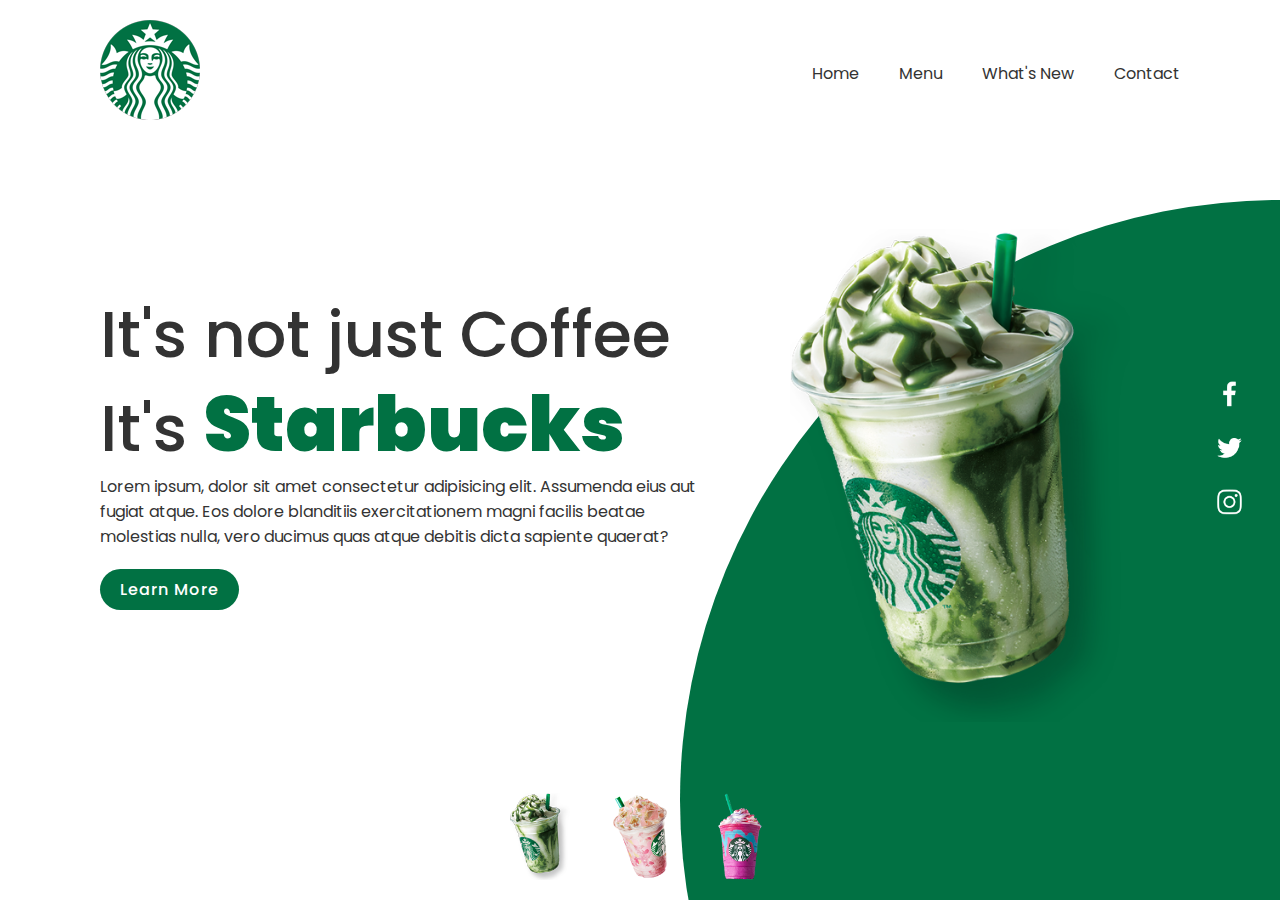
<file: index.html>
<!DOCTYPE html>
<html lang="ja">
<head>
  <meta charset="UTF-8">
  <meta http-equiv="X-UA-Compatible" content="IE=edge">
  <meta name="viewport" content="width=, initial-scale=1.0">
  <title>Starbucks Website Landing Page</title>
  <link rel="stylesheet" href="style.css">
</head>
<body>
  <section>
    <div class="circle"></div>
    <!-- /.circle -->
    <header>
      <a href="#">
        <img src="images/logo.png" alt="Starbucksのロゴ" class="logo">
      </a>
      <div class="toggle" onclick="toggleMenu();"></div>
      <ul class="navigation">
        <li><a href="#">Home</a></li>
        <li><a href="#">Menu</a></li>
        <li><a href="#">What's New</a></li>
        <li><a href="#">Contact</a></li>
      </ul>
    </header>
    <div class="content">
      <div class="textBox">
        <h2>It's not just Coffee<br>It's <span>Starbucks</span></h2>
        <p>Lorem ipsum, dolor sit amet consectetur adipisicing elit. Assumenda eius aut fugiat atque. Eos dolore blanditiis exercitationem magni facilis beatae molestias nulla, vero ducimus quas atque debitis dicta sapiente quaerat?</p>
        <a href="#">Learn More</a>
      </div>
      <div class="imgBox">
        <img src="images/img1.png" alt="ドリンクの画像" class="starbucks">
      </div>
    </div>
    <!-- /.content -->
    <ul class="thumb">
      <li><img src="images/thumb1.png" onclick="imgSlider('images/img1.png'); changeCircleColor('#017143')" alt="ドリンクの画像"></li>
      <li><img src="images/thumb2.png" onclick="imgSlider('images/img2.png'); changeCircleColor('#eb7495')" alt="ドリンクの画像"></li>
      <li><img src="images/thumb3.png" onclick="imgSlider('images/img3.png'); changeCircleColor('#d752b1')" alt="ドリンクの画像"></li>
    </ul>
    <!-- /.thumb -->
    <ul class="sci">
      <li><a href="#"><img src="images/facebook.png" alt="Facebookのロゴ"></a></li>
      <li><a href="#"><img src="images/twitter.png" alt="Twitterのロゴ"></a></li>
      <li><a href="#"><img src="images/instagram.png" alt="Instagramのロゴ"></a></li>
    </ul>
    <!-- /.sci -->
  </section>

  <script type="text/javascript">
    function imgSlider(anything) {
      document.querySelector('.starbucks').src = anything;
    }
    function changeCircleColor(color) {
      const circle = document.querySelector('.circle');
      circle.style.background = color;
    }
    function toggleMenu() {
      var menuToggle = document.querySelector('.toggle');
      var navigation = document.querySelector('.navigation');
      menuToggle.classList.toggle('active')
      navigation.classList.toggle('active')
    }
  </script>
    
</body>
</html>
</file>
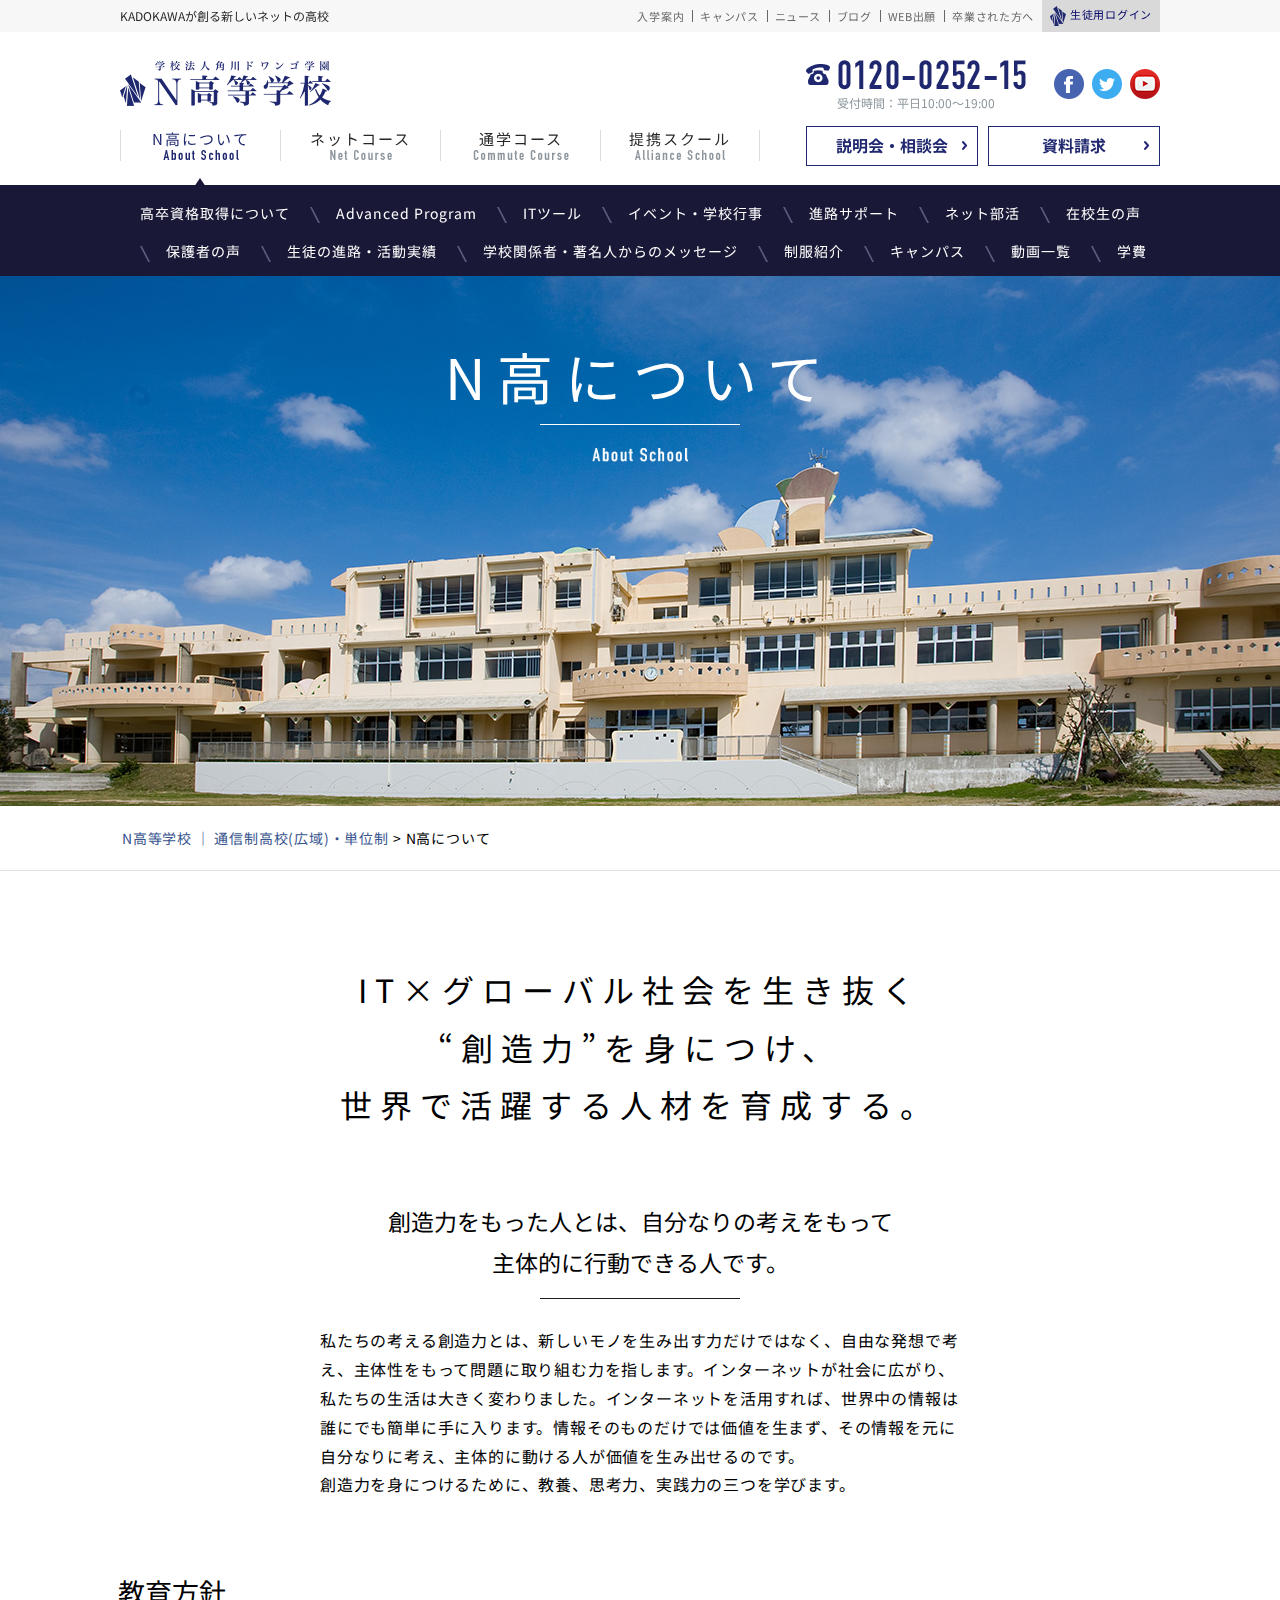
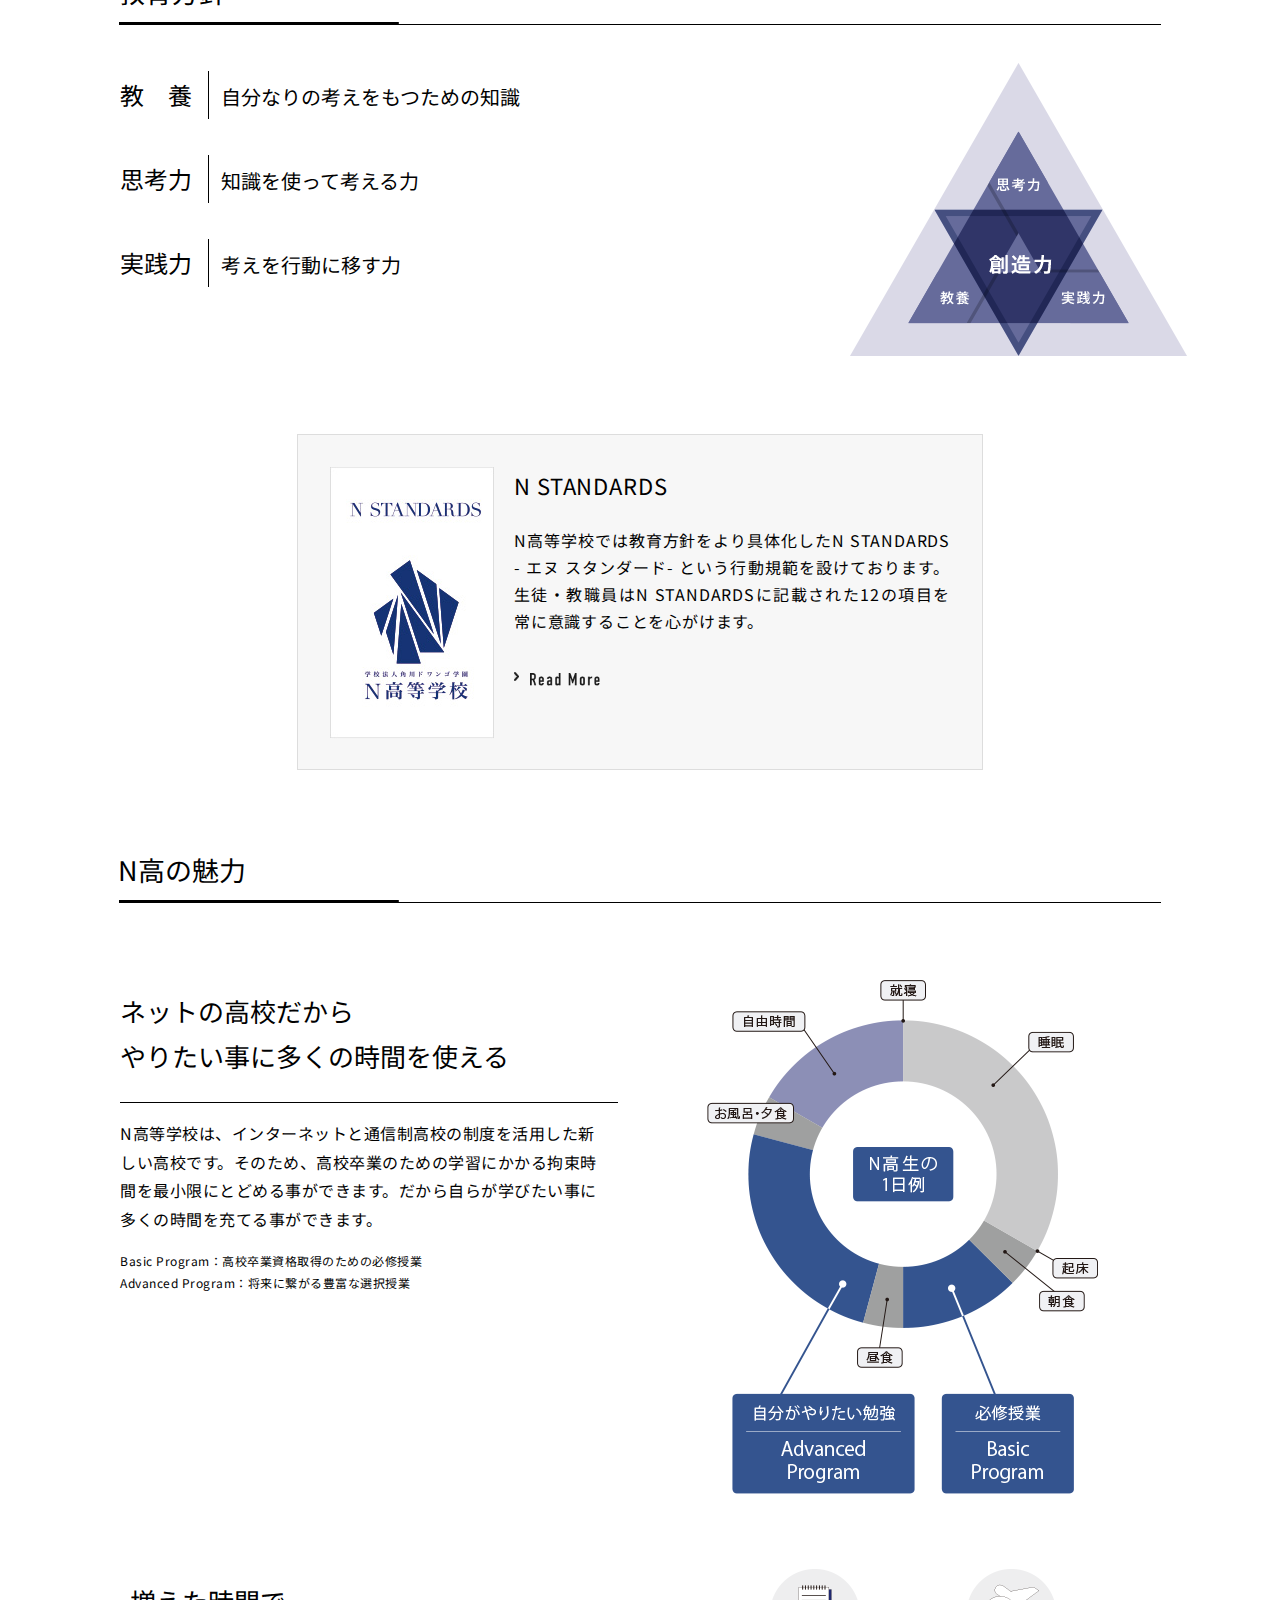
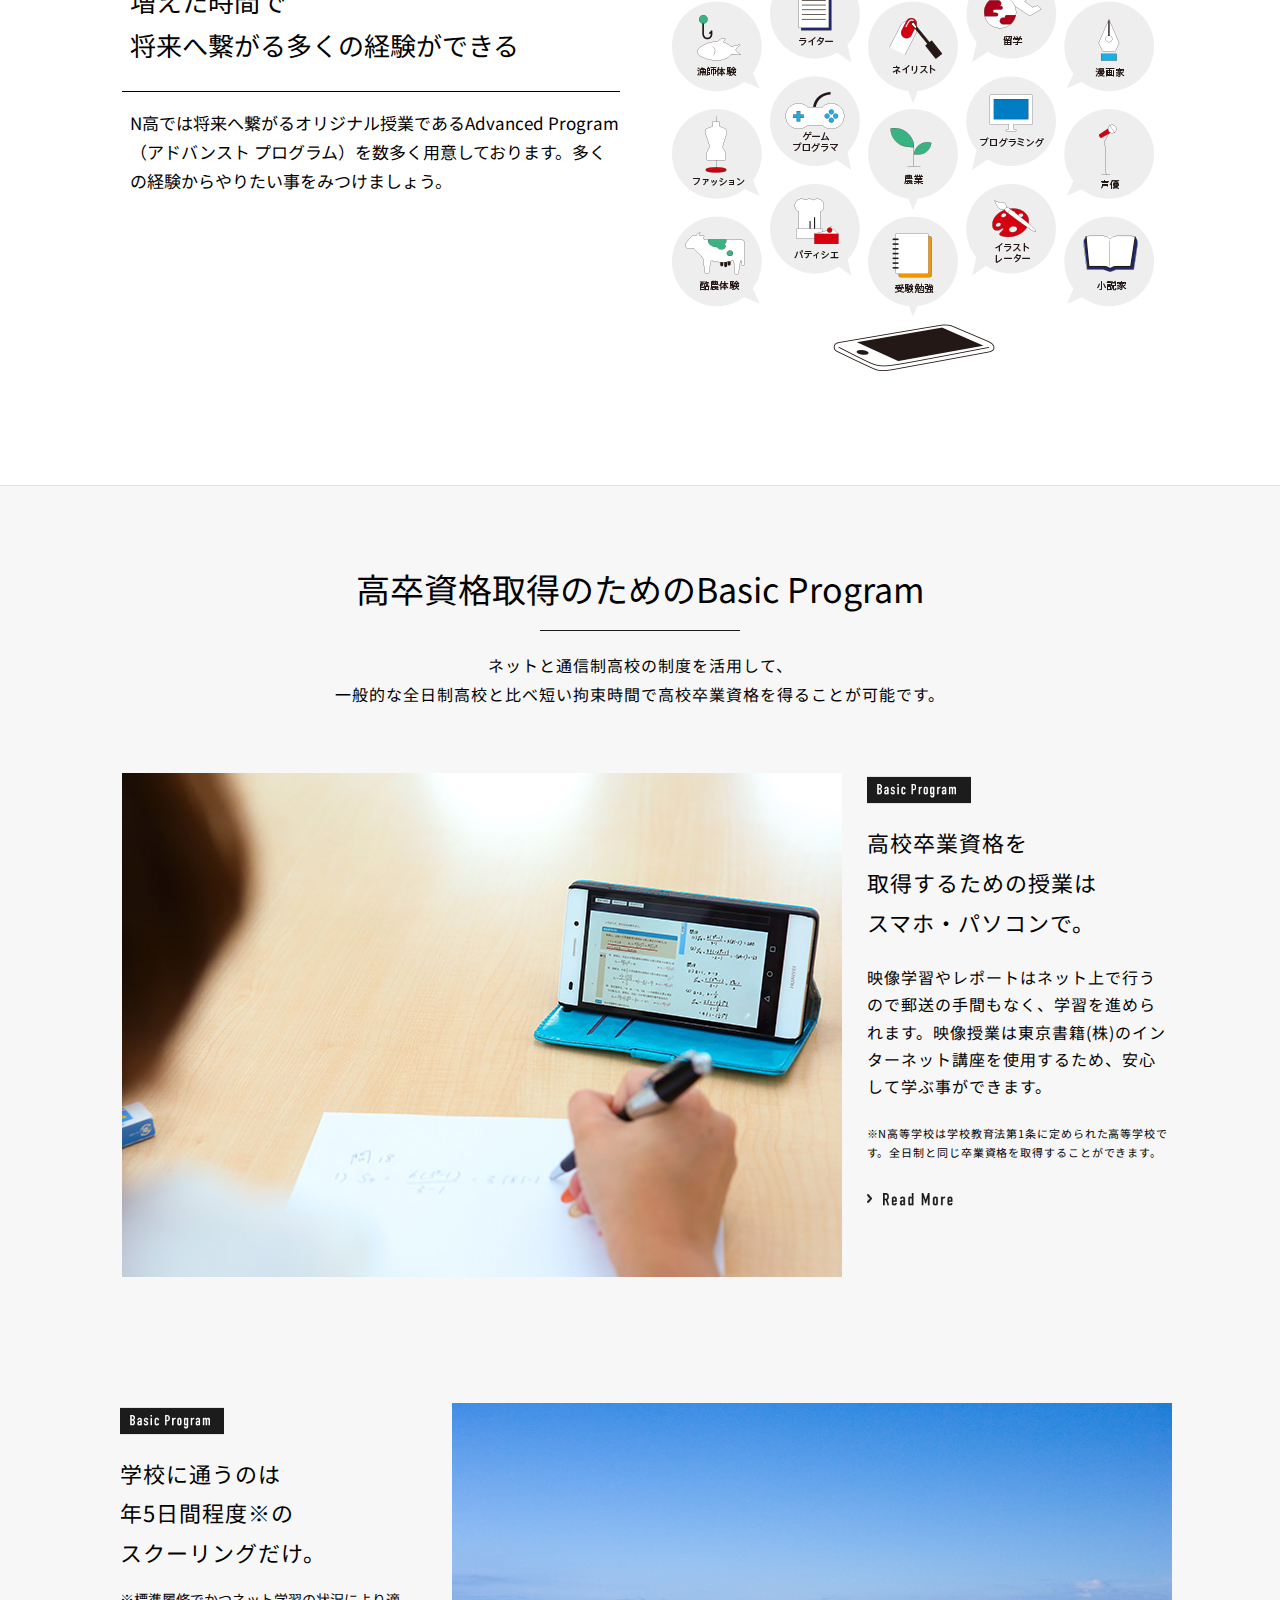
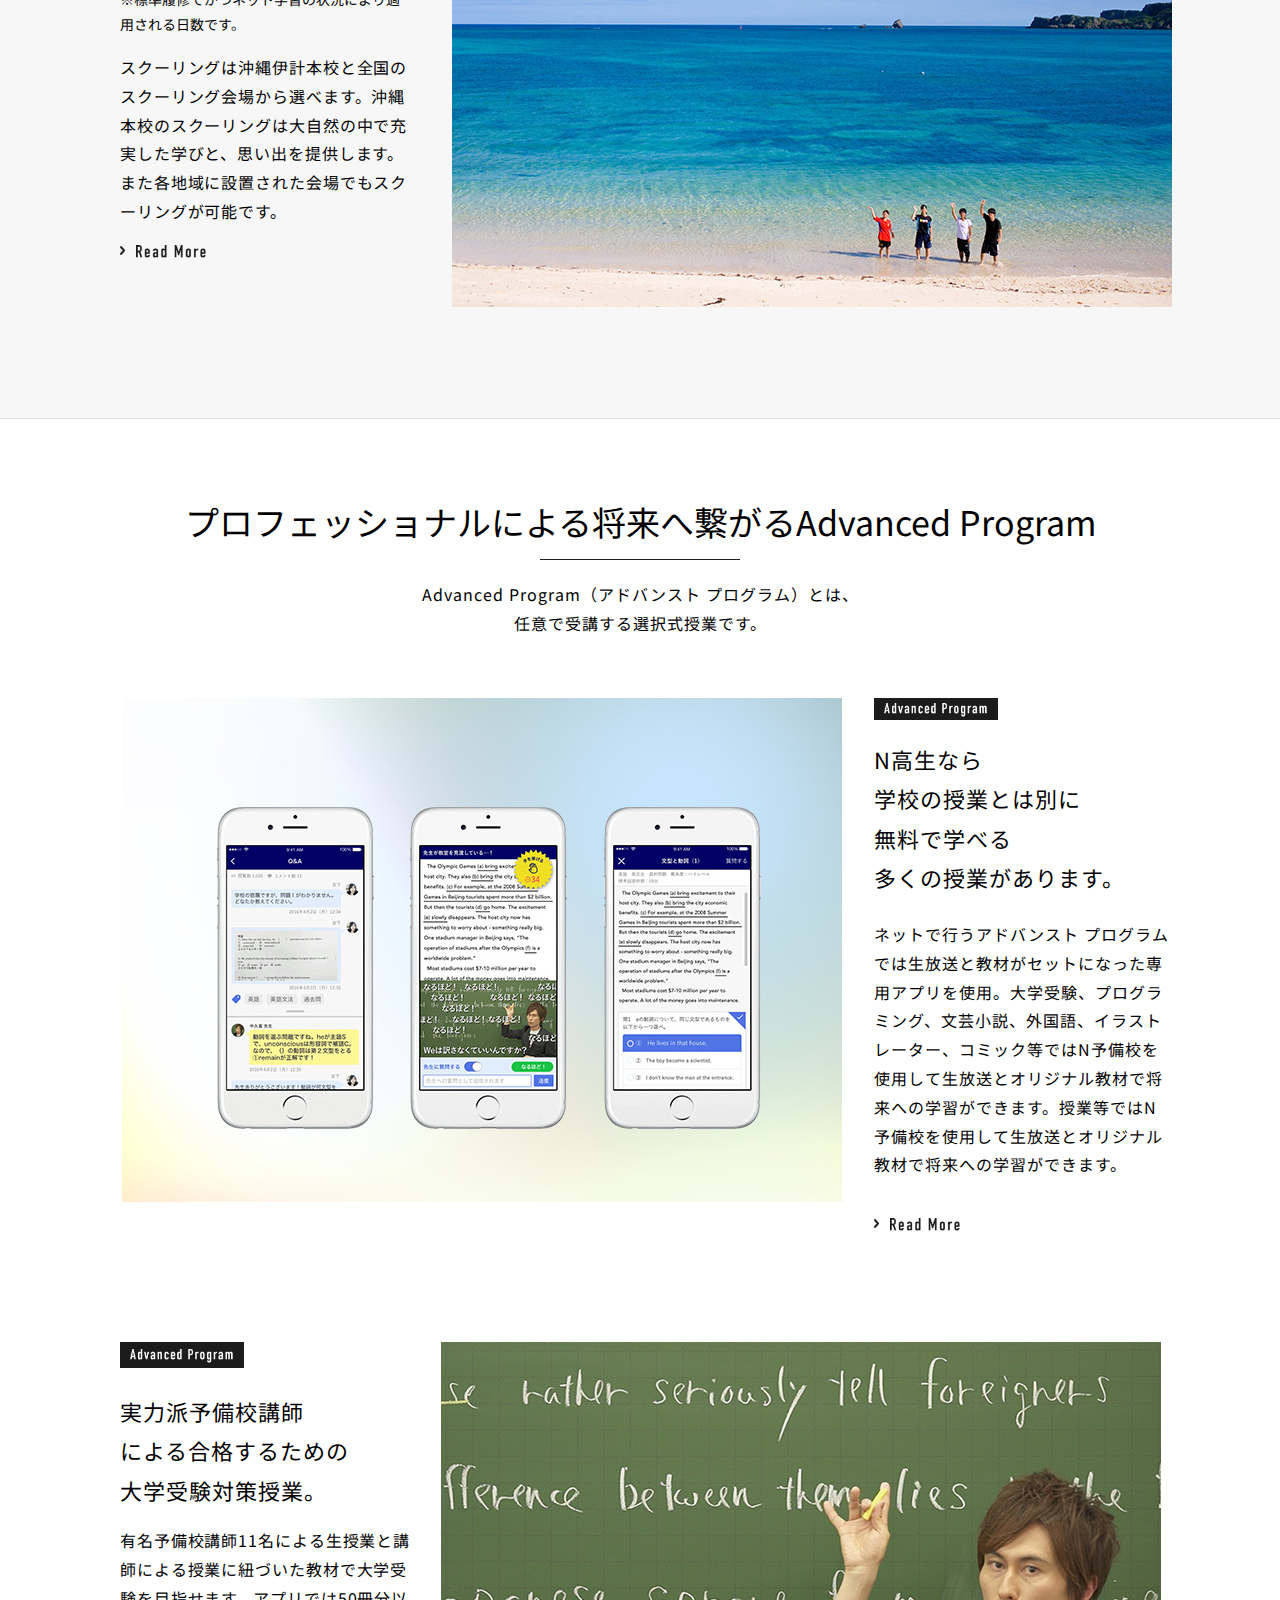
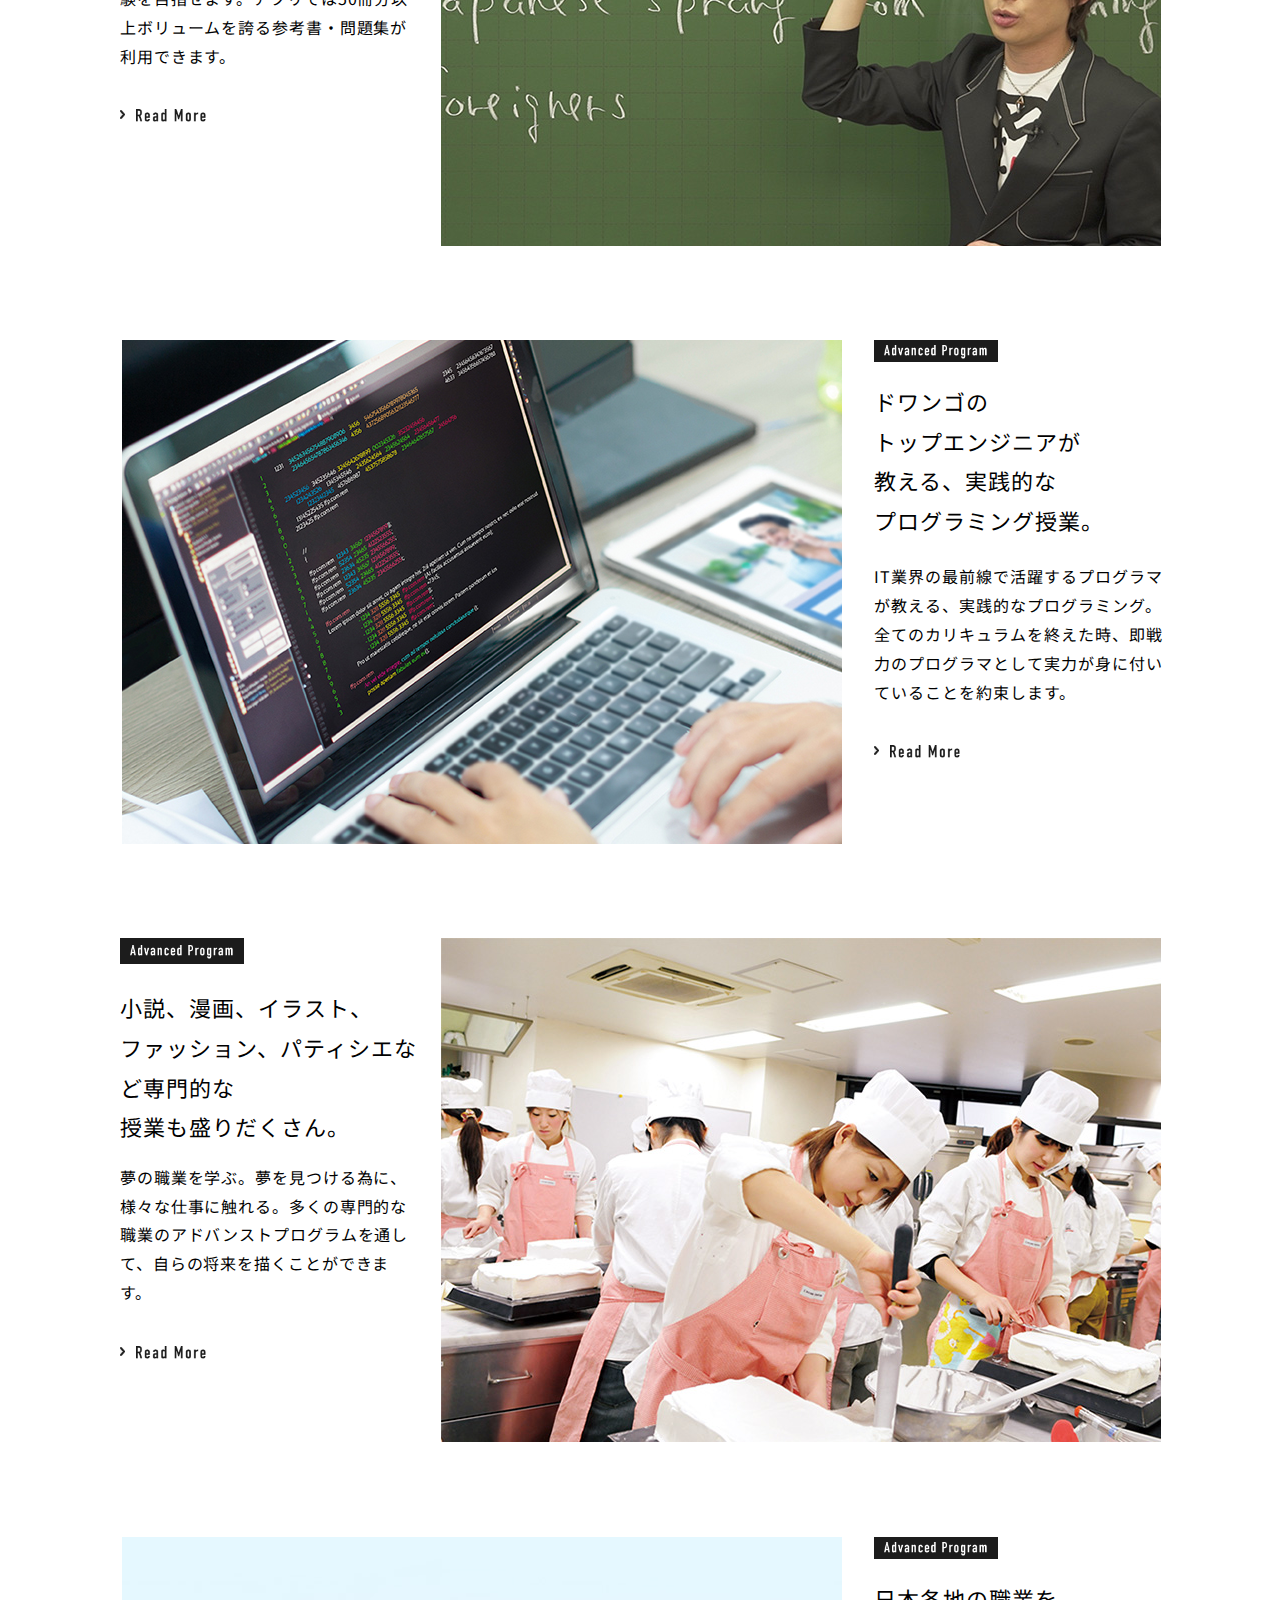
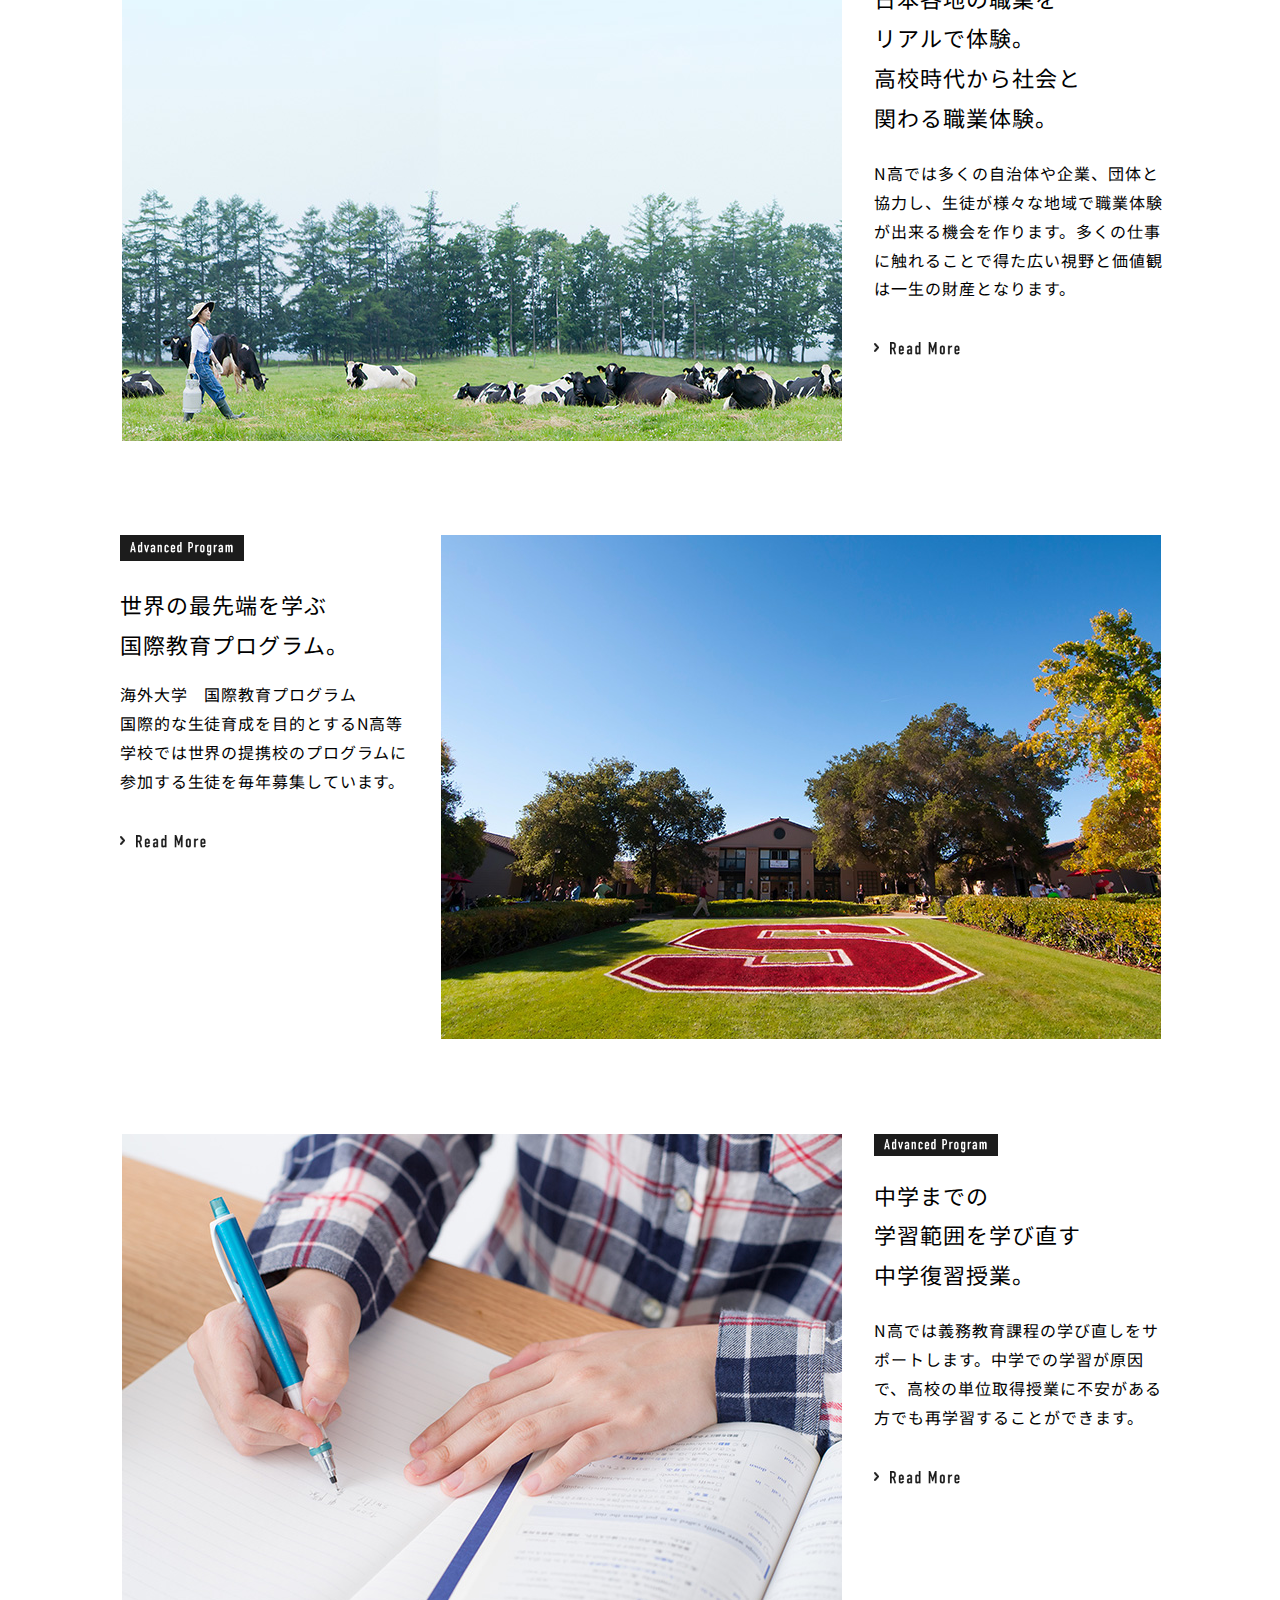
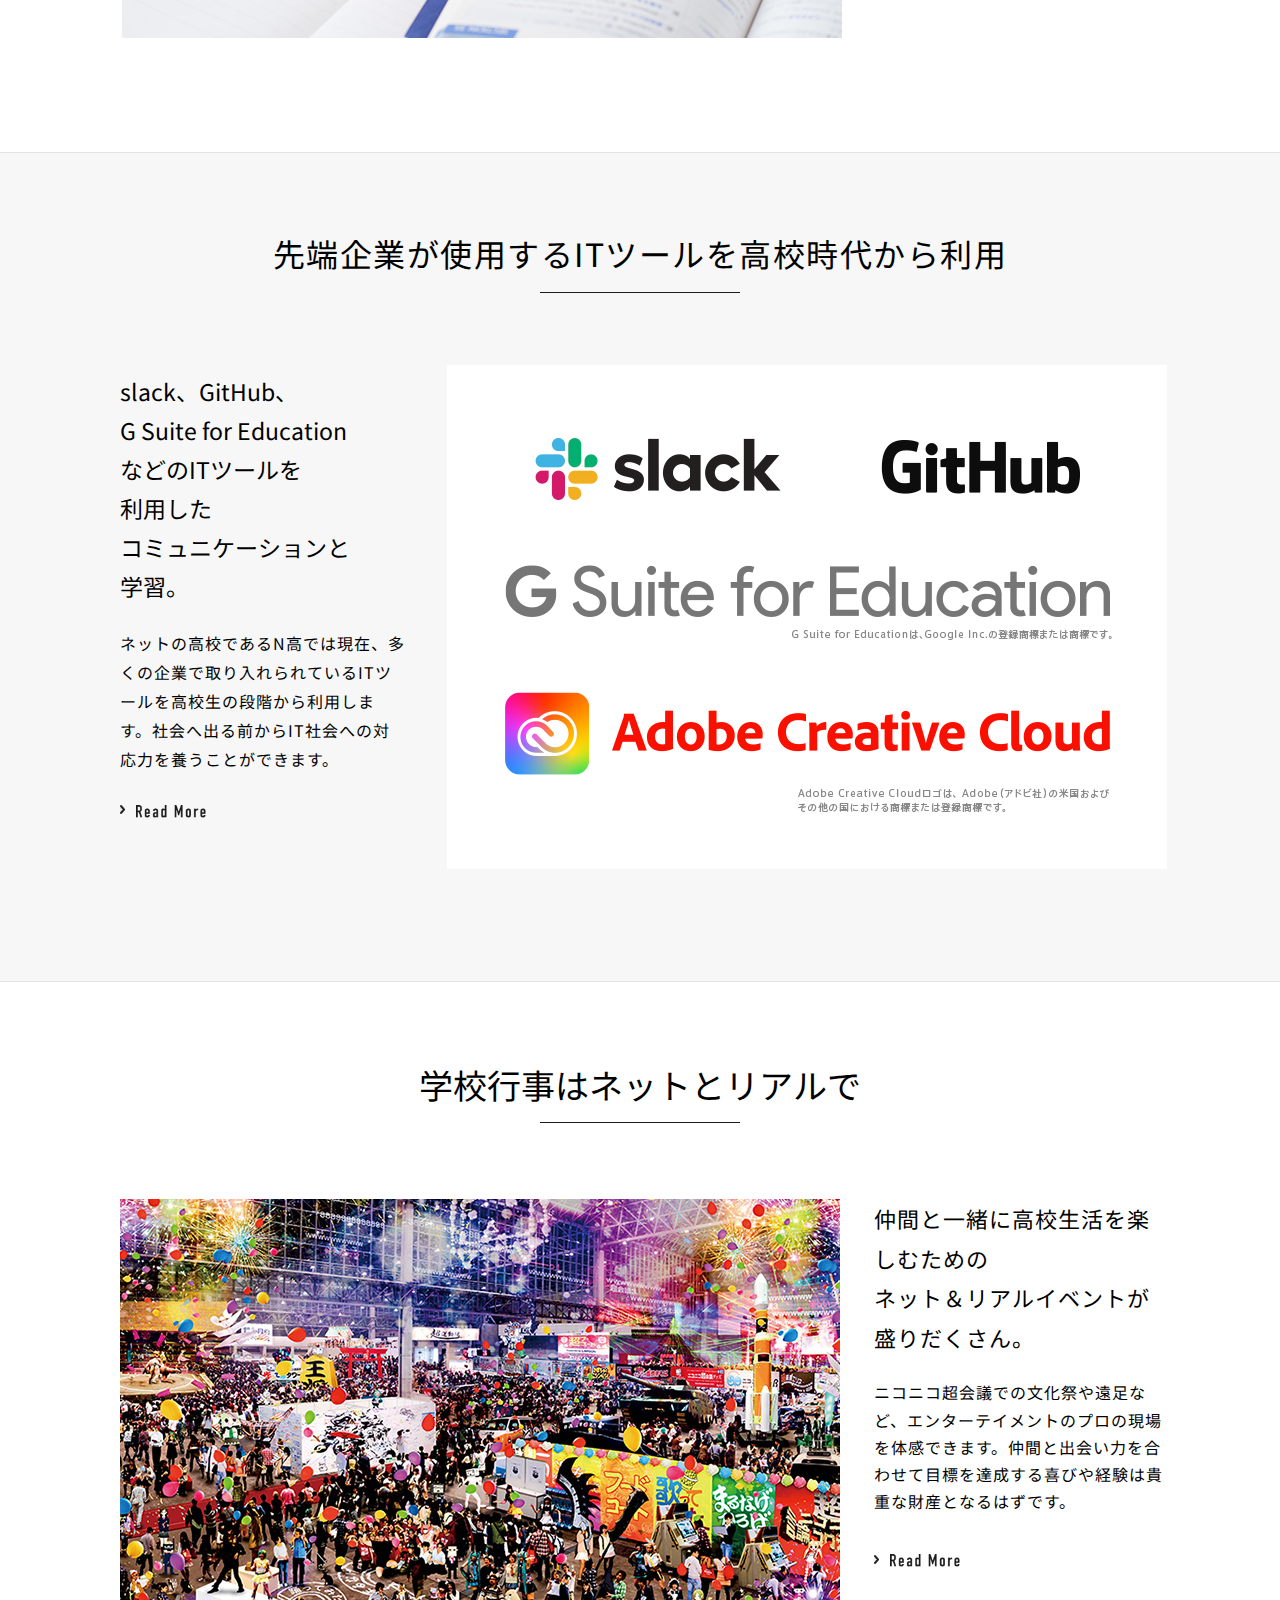
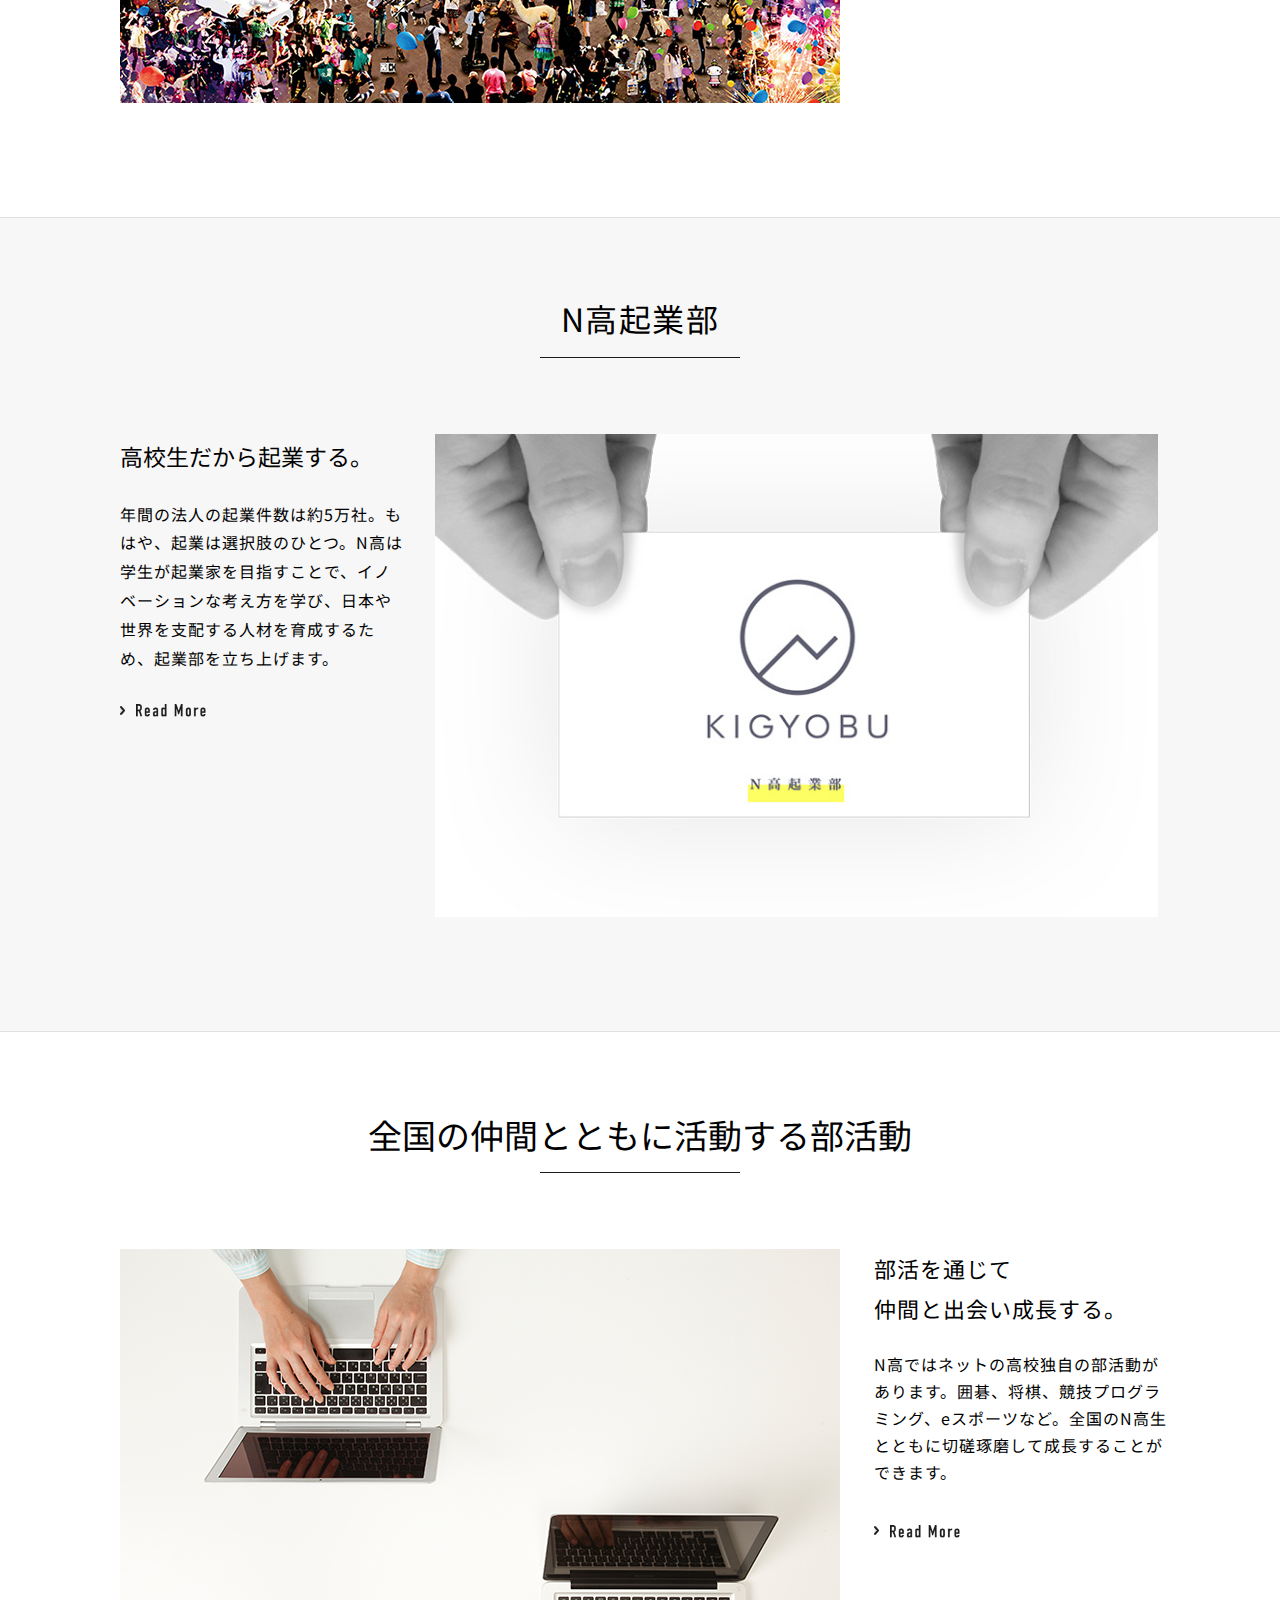
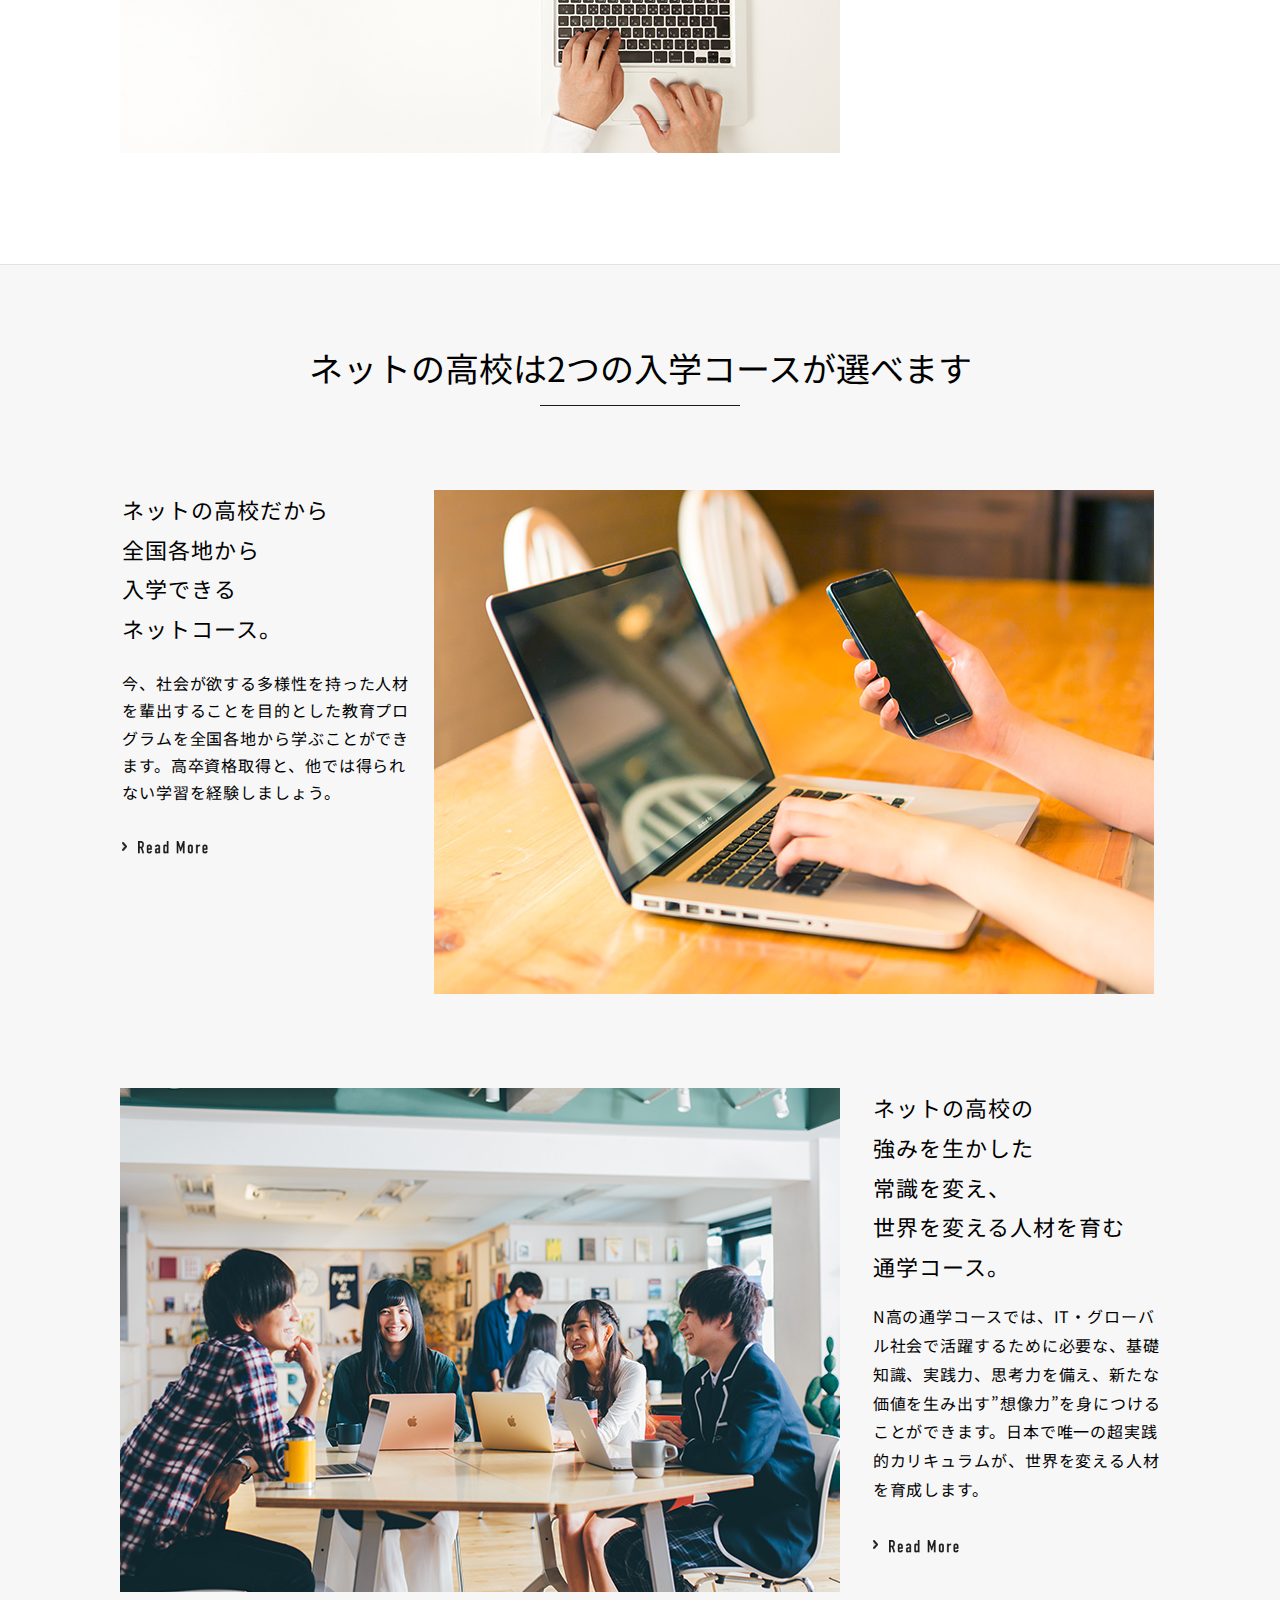
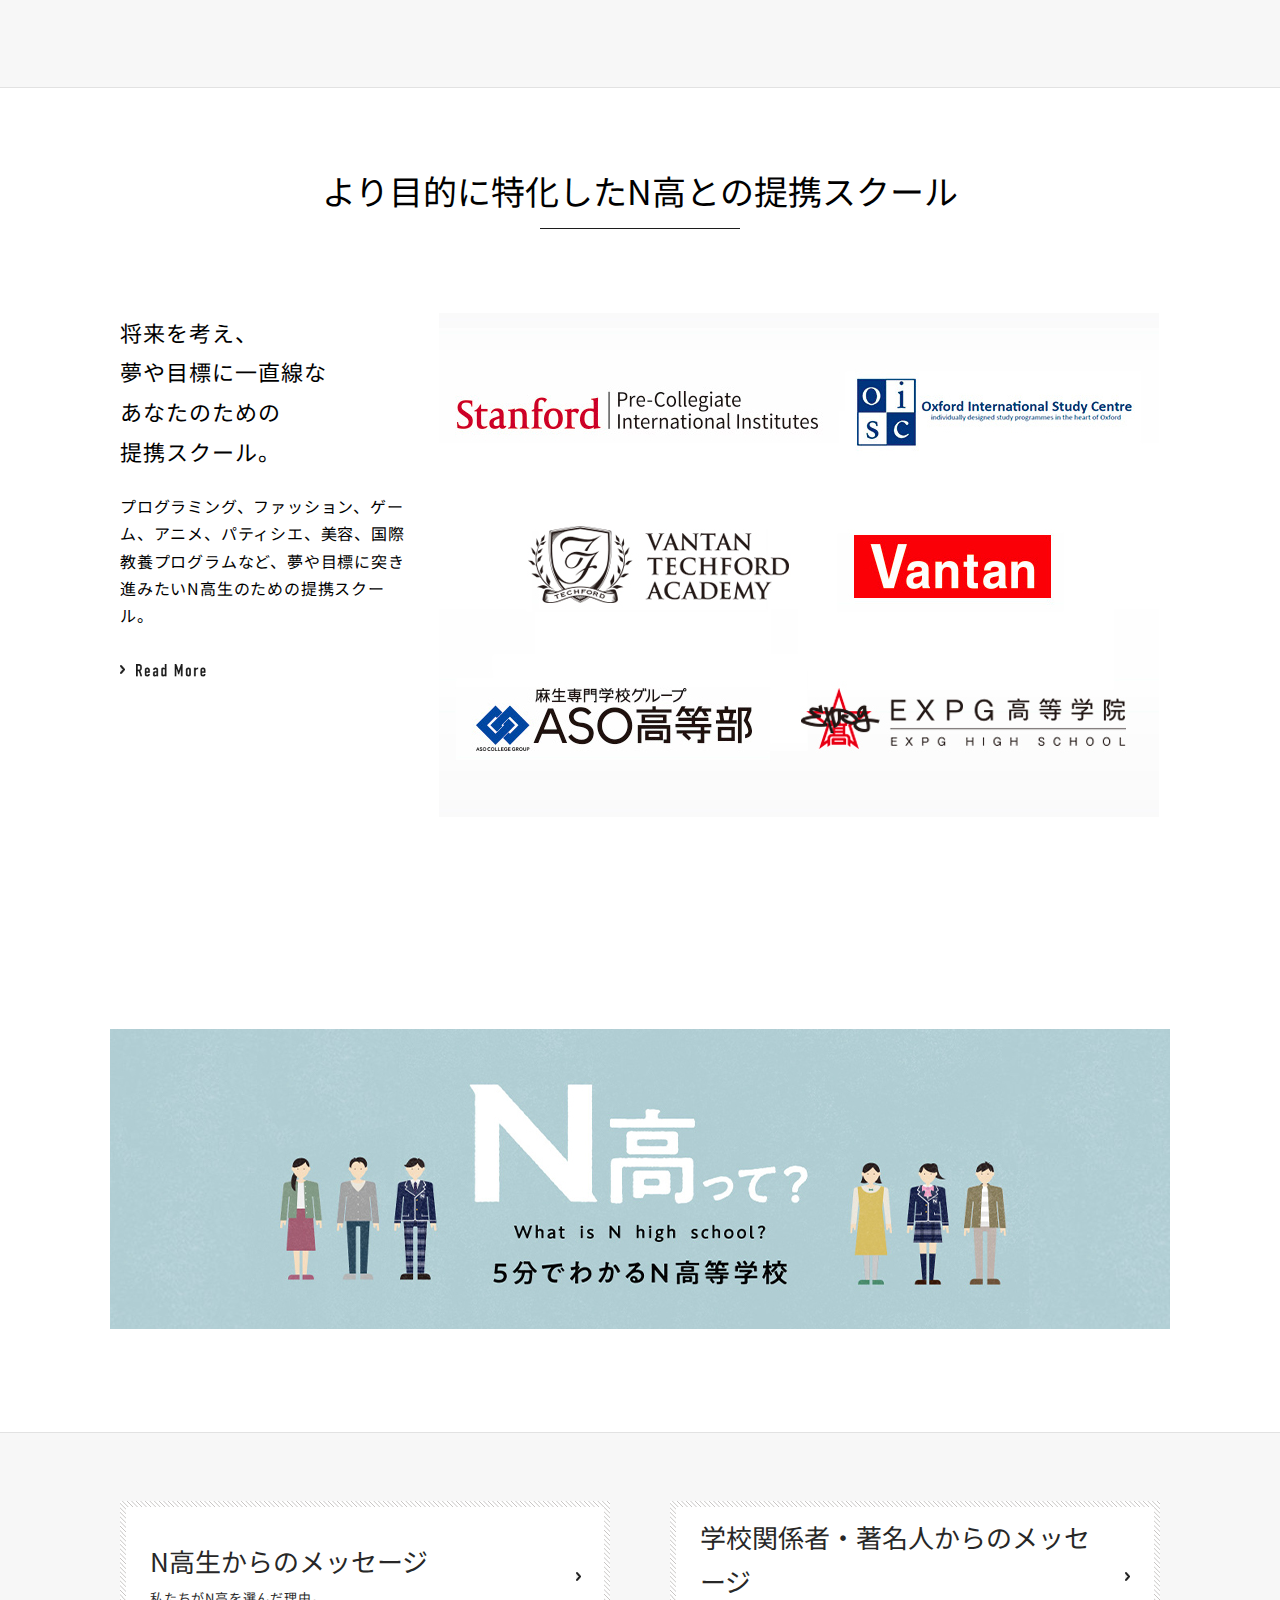
<file: html-nkou/index.html>
<!DOCTYPE html>
<html lang="ja">
<head>
<meta charset="utf-8">
<title>N高について | N高等学校(通信制高校 広域・単位制)</title>
<meta name="format-detection" content="telephone=no">
<meta name="description" content="N高等学校（通信制高校）は、IT×グローバル社会を生き抜く「創造力」身につけ、世界で活躍する人を育成します。N高の教育方針とネットの高校だからこそ学べる魅力を紹介します。">
<meta name="keywords" content="通信制高校,通信高校,単位制,N高等学校,N高について">
<meta property="og:locale" content="ja_JP">
<meta property="og:type" content="website">
<meta property="og:title" content="N高について">
<meta property="og:description" content="N高等学校（通信制高校）は、IT×グローバル社会を生き抜く「創造力」身につけ、世界で活躍する人を育成します。N高の教育方針とネットの高校だからこそ学べる魅力を紹介します。">
<meta property="og:url" content="http://nnn.ed.jp/">
<meta property="og:site_name" content="N高等学校">
<meta property="og:image" content="https://github.com/koya-sato-017/koyasato/blob/b9710fbad4b5f297a599adce7f3bd66afc5754ff/html-nkou/images/logo_ogp.png?raw=true">
<link rel="stylesheet" href="common/css/normalize.css">
<link rel="stylesheet" href="common/css/style.css">
</head>

<body>

<!-- ここから固定ヘッダー -->
<header id="fixedHeaderWrapper">
    <div class="fixedHeader">
        <a class="mainLogo" href="#">
            <img src="images/header_mainlogo_pc01.png" alt="学校法人角川ドワンゴ学園N高等学校">
        </a>
        <div class="telInfo">
            <img src="images/header_tel01.png" alt="電話番号0120-0252-15">
            <p>受付時間<br>平日10:00〜19:00</p>
        </div>
        <div class="contact">
            <a href="#">説明会・相談会</a>
            <a href="#">資料請求</a>
        </div>
    </div>
</header>
<!-- ここまで固定ヘッダー -->

<!-- ここからノーマルヘッダー -->
<header id="normalHeaderWrapper">
    <div class="headerTopWrapper">
        <div class="headerTop">
            <p>KADOKAWAが創る新しいネットの高校</p>
            <ul>
                <li><a href="#">入学案内</a></li>
                <li><a href="#">キャンパス</a></li>
                <li><a href="#">ニュース</a></li>
                <li><a href="#">ブログ</a></li>
                <li><a href="#">WEB出願</a></li>
                <li><a href="#">卒業された方へ</a></li>
                <li><a href="#">生徒用ログイン</a></li>
            </ul>
        </div>
    </div>
    <div class="headerMain">
        <div class="headerMainTop">
            <a class="mainLogo" href="#">
                <img src="images/header_mainlogo_pc01.png" alt="学校法人角川ドワンゴ学園N高等学校">
            </a>
            <div class="telInfo">
                <img src="images/header_tel03.png" alt="電話番号0120-0252-15">
                <p>受付時間：平日10:00〜19:00</p>
            </div>
            <div class="icon">
                <a href="#">
                    <img src="images/header_social01_01.png" alt="Facebookアイコン">
                </a>
                <a href="#">
                    <img src="images/header_social01_02.png" alt="Twitterアイコン">
                </a>
                <a href="#">
                    <img src="images/header_social01_03.png" alt="YouTubeアイコン">
                </a>
            </div>
        </div>
        <div class="headerMainBottom">
            <ul>
                <li><a href="#">N高について<br><span class="image">About School</span></a></li>
                <li><a href="#">ネットコース<br><span class="image">Net Course</span></a></li>
                <li><a href="#">通学コース<br><span class="image">Commute Course</span></a></li>
                <li><a href="#">提携スクール<br><span class="image">Alliance School</span></a></li>
            </ul>
            <div class="contact">
                <a href="#">説明会・相談会</a>
                <a href="#">資料請求</a>
            </div>
        </div>
    </div>
    <nav class="localNav">
        <ul class="localNavList">
            <li><a href="#">高卒資格取得について</a></li>
            <li><a href="#">Advanced Program</a></li>
            <li><a href="#">ITツール</a></li>
            <li><a href="#">イベント・学校行事</a></li>
            <li><a href="#">進路サポート</a></li>
            <li><a href="#">ネット部活</a></li>
            <li><a href="#">在校生の声</a></li>
            <li><a href="#">保護者の声</a></li>
            <li><a href="#">生徒の進路・活動実績</a></li>
            <li><a href="#">学校関係者・著名人からのメッセージ</a></li>
            <li><a href="#">制服紹介</a></li>
            <li><a href="#">キャンパス</a></li>
            <li><a href="#">動画一覧</a></li>
            <li><a href="#">学費</a></li>
        </ul>
    </nav>
</header>
<!-- ここまでノーマルヘッダー -->

<main>
    <div class="mainTitleImage">
        <div class="mainTitleWrapper">
            <h1 class="title">N高について</h1>
            <img class="underLine" src="images/line01_white01.png" alt="" aria-hidden="true">
            <img class="aboutSchool" src="images/about_maintitle_ruby01.png" alt="About School">
        </div>
    </div>
    <nav class="topicPathWrapper">
        <div class="topicPath">
            <ul>
                <li><a href="#">N高等学校 ｜ 通信制高校(広域)・単位制</a></li>
                <li>N高について</li>
            </ul>
        </div>
    </nav>
    <article>
        <div class="articleHeading">
            <h2 class="articleMainTitle">IT×グローバル社会を生き抜く<br>“創造力”を身につけ、<br>世界で活躍する人材を育成する。</h2>
            <h3 class="articleSubTitle">創造力をもった人とは、自分なりの考えをもって<br>主体的に行動できる人です。</h3>
            <p>私たちの考える創造力とは、新しいモノを生み出す力だけではなく、自由な発想で考え、主体性をもって問題に取り組む力を指します。インターネットが社会に広がり、私たちの生活は大きく変わりました。インターネットを活用すれば、世界中の情報は誰にでも簡単に手に入ります。情報そのものだけでは価値を生まず、その情報を元に自分なりに考え、主体的に動ける人が価値を生み出せるのです。
            <br>創造力を身につけるために、教養、思考力、実践力の三つを学びます。</p>
        </div>
        <section class="introduction">
            <h2 class="educationalPolicy">教育方針</h2>
            <div class="policyDetails">
                <ul>
                    <li><span>教　養</span>自分なりの考えをもつための知識</li>
                    <li><span>思考力</span>知識を使って考える力</li>
                    <li><span>実践力</span>考えを行動に移す力</li>
                </ul>
                <figure>
                    <img src="images/about_img00_01.png" alt="教育方針">
                </figure>
            </div>
            <div class="credoArea">
                <a href="#">
                    <img src="images/credo_card.jpg" alt="N STANDARDS">
                </a>
                <div class="credoText">
                    <h3>N STANDARDS</h3>
                    <p>N高等学校では教育方針をより具体化したN STANDARDS - エヌ スタンダード- という行動規範を設けております。生徒・教職員はN STANDARDSに記載された12の項目を常に意識することを心がけます。</p>
                    <a href="#">
                        <img src="images/text_read_more01_black01.png" alt="Read More">
                    </a>
                </div>
            </div>

            <h2 class="characteristic">N高の魅力</h2>
            <div class="characteristicArea">
                <div class="characteristicDetails">
                    <h3>ネットの高校だから<br>やりたい事に多くの時間を使える</h3>
                    <p class="main">N高等学校は、インターネットと通信制高校の制度を活用した新しい高校です。そのため、高校卒業のための学習にかかる拘束時間を最小限にとどめる事ができます。だから自らが学びたい事に多くの時間を充てる事ができます。</p>
                    <p class="sub">Basic Program：高校卒業資格取得のための必修授業<br>Advanced Program：将来に繋がる豊富な選択授業</p>
                </div>
                <figure>
                    <img src="images/about_img02_01_20170927.png" alt="N高生の1日例">
                </figure>
            </div>

            <div class="advancedProgramArea">
                <div class="advancedProgram">
                    <h3>増えた時間で<br>将来へ繋がる多くの経験ができる</h3>
                    <p>N高では将来へ繋がるオリジナル授業であるAdvanced Program（アドバンスト プログラム）を数多く用意しております。多くの経験からやりたい事をみつけましょう。</p>
                </div>
                <figure>
                    <img src="images/about_img02_02.png" alt="Advanced Programの種類">
                </figure>
            </div>
        </section>
        <section class="contents">
<!-- ここからbasicProgram -->
            <div class="basicProgram">
                <div class="contentsTitleArea">
                    <h2 class="contentsTitle">高卒資格取得のためのBasic Program</h2>
                    <p>ネットと通信制高校の制度を活用して、<br>一般的な全日制高校と比べ短い拘束時間で高校卒業資格を得ることが可能です。</p>
                </div>
                <div class="contentsWrapper">
                    <figure class="leftImage">
                        <img src="images/about_img03_01.jpg" alt="スマホで授業を受けている写真">
                    </figure>
                    <a href="#">
                        <div class="rightArea">
                            <p class="basicProgram"><img src="images/text_basic_program01_white01.png" alt="Basic Program"></p>
                            <h3>高校卒業資格を<br>取得するための授業は<br>スマホ・パソコンで。</h3>
                            <p class="mainText">映像学習やレポートはネット上で行うので郵送の手間もなく、学習を進められます。映像授業は東京書籍(株)のインターネット講座を使用するため、安心して学ぶ事ができます。</p>
                            <p class="subText">※N高等学校は学校教育法第1条に定められた高等学校です。全日制と同じ卒業資格を取得することができます。</p>
                            <p class="readMore"><img src="images/text_read_more01_black01.png" alt="Read More"></p>
                        </div>
                    </a>
                </div>
                <div class="contentsWrapper">
                    <a href="#">
                        <div class="leftArea">
                            <p class="basicProgram"><img src="images/text_basic_program01_white01.png" alt="Basic Program"></p>
                            <h3>学校に通うのは<br>年5日間程度<span>※</span>の<br>スクーリングだけ。</h3>
                            <p class="subText">※標準履修でかつネット学習の状況により適用される日数です。</p>
                            <p class="mainText">スクーリングは沖縄伊計本校と全国のスクーリング会場から選べます。沖縄本校のスクーリングは大自然の中で充実した学びと、思い出を提供します。また各地域に設置された会場でもスクーリングが可能です。</p>
                            <p class="readMore"><img src="images/text_read_more01_black01.png" alt="Read More"></p>
                        </div>
                    </a>
                    <figure class="rightImage">
                        <img src="images/about_img03_02.jpg" alt="砂浜に4人で並んでいる写真">
                    </figure>
                </div>
            </div>
<!-- ここまでbasicProgram -->
<!-- ここからadvancedProgram -->
            <div class="advancedProgram">
                <div class="contentsTitleArea">
                    <h2 class="contentsTitle">プロフェッショナルによる将来へ繋がるAdvanced Program</h2>
                    <p>Advanced Program（アドバンスト プログラム）とは、<br>任意で受講する選択式授業です。</p>
                </div>
                <div class="contentsWrapper">
                    <figure class="leftImage">
                        <img src="images/about_img04_01.jpg" alt="スマホで学習している写真">
                    </figure>
                    <a href="#">
                        <div class="rightArea">
                            <p class="advancedProgram"><img src="images/text_advanced_program01_white01.png" alt="Advanced Program"></p>
                            <h3>N高生なら<br>学校の授業とは別に<br>無料で学べる<br>多くの授業があります。</h3>
                            <p class="mainText">ネットで行うアドバンスト プログラムでは生放送と教材がセットになった専用アプリを使用。大学受験、プログラミング、文芸小説、外国語、イラストレーター、コミック等ではN予備校を使用して生放送とオリジナル教材で将来への学習ができます。授業等ではN予備校を使用して生放送とオリジナル教材で将来への学習ができます。</p>
                            <p class="readMore"><img src="images/text_read_more01_black01.png" alt="Read More"></p>
                        </div>
                    </a>
                </div>
                <div class="contentsWrapper">
                    <a href="#">
                        <div class="leftArea">
                            <p class="advancedProgram"><img src="images/text_advanced_program01_white01.png" alt="Advanced Program"></p>
                            <h3>実力派予備校講師<br>による合格するための<br>大学受験対策授業。</h3>
                            <p class="mainText">有名予備校講師11名による生授業と講師による授業に紐づいた教材で大学受験を目指せます。アプリでは50冊分以上ボリュームを誇る参考書・問題集が利用できます。</p>
                            <p class="readMore"><img src="images/text_read_more01_black01.png" alt="Read More"></p>
                        </div>
                    </a>
                    <figure class="rightImage">
                        <img src="images/about_img04_02.jpg" alt="講師が板書している写真">
                    </figure>
                </div>
                <div class="contentsWrapper">
                    <figure class="leftImage">
                        <img src="images/about_img04_03.jpg" alt="パソコンでプログラミング学習している写真">
                    </figure>
                    <a href="#">
                        <div class="rightArea">
                            <p class="advancedProgram"><img src="images/text_advanced_program01_white01.png" alt="Advanced Program"></p>
                            <h3>ドワンゴの<br>トップエンジニアが<br>教える、実践的な<br>プログラミング授業。</h3>
                            <p class="mainText">IT業界の最前線で活躍するプログラマが教える、実践的なプログラミング。全てのカリキュラムを終えた時、即戦力のプログラマとして実力が身に付いていることを約束します。</p>
                            <p class="readMore"><img src="images/text_read_more01_black01.png" alt="Read More"></p>
                        </div>
                    </a>
                </div>
                <div class="contentsWrapper">
                    <a href="#">
                        <div class="leftArea">
                            <p class="advancedProgram"><img src="images/text_advanced_program01_white01.png" alt="Advanced Program"></p>
                            <h3>小説、漫画、イラスト、<br>ファッション、パティシエなど専門的な<br>授業も盛りだくさん。</h3>
                            <p class="mainText">夢の職業を学ぶ。夢を見つける為に、様々な仕事に触れる。多くの専門的な職業のアドバンストプログラムを通して、自らの将来を描くことができます。</p>
                            <p class="readMore"><img src="images/text_read_more01_black01.png" alt="Read More"></p>
                        </div>
                    </a>
                    <figure class="rightImage">
                        <img src="images/about_img04_04.jpg" alt="パティシエの授業風景の写真">
                    </figure>
                </div>
                <div class="contentsWrapper">
                    <figure class="leftImage">
                        <img src="images/about_img04_05.jpg" alt="農業体験の写真">
                    </figure>
                    <a href="#">
                        <div class="rightArea">
                            <p class="advancedProgram"><img src="images/text_advanced_program01_white01.png" alt="Advanced Program"></p>
                            <h3>日本各地の職業を<br>リアルで体験。<br>高校時代から社会と<br>関わる職業体験。</h3>
                            <p class="mainText">N高では多くの自治体や企業、団体と協力し、生徒が様々な地域で職業体験が出来る機会を作ります。多くの仕事に触れることで得た広い視野と価値観は一生の財産となります。</p>
                            <p class="readMore"><img src="images/text_read_more01_black01.png" alt="Read More"></p>
                        </div>
                    </a>
                </div>
                <div class="contentsWrapper">
                    <a href="#">
                        <div class="leftArea">
                            <p class="advancedProgram"><img src="images/text_advanced_program01_white01.png" alt="Advanced Program"></p>
                            <h3>世界の最先端を学ぶ<br>国際教育プログラム。</h3>
                            <p class="mainText">海外大学　国際教育プログラム<br>国際的な生徒育成を目的とするN高等学校では世界の提携校のプログラムに参加する生徒を毎年募集しています。</p>
                            <p class="readMore"><img src="images/text_read_more01_black01.png" alt="Read More"></p>
                        </div>
                    </a>
                    <figure class="rightImage">
                        <img src="images/about_img04_06.jpg" alt="海外大学の外観写真">
                    </figure>
                </div>
                <div class="contentsWrapper">
                    <figure class="leftImage">
                        <img src="images/about_img04_07.jpg" alt="ノートに書き込んでいる写真">
                    </figure>
                    <a href="#">
                        <div class="rightArea">
                            <p class="advancedProgram"><img src="images/text_advanced_program01_white01.png" alt="Advanced Program"></p>
                            <h3>中学までの<br>学習範囲を学び直す<br>中学復習授業。</h3>
                            <p class="mainText">N高では義務教育課程の学び直しをサポートします。中学での学習が原因で、高校の単位取得授業に不安がある方でも再学習することができます。</p>
                            <p class="readMore"><img src="images/text_read_more01_black01.png" alt="Read More"></p>
                        </div>
                    </a>
                </div>
            </div>
<!-- ここまでadvancedProgram -->
            <div class="itToolCommunicationWrapper">
                <div class="itToolCommunication">
                    <h2>先端企業が使用するITツールを高校時代から利用</h2>
                    <div class="contentsWrapper">
                        <a href="#">
                            <div class="leftArea">
                                <h3>slack、GitHub、<br>G Suite for Education<br>などのITツールを<br>利用した<br>コミュニケーションと<br>学習。</h3>
                                <p>ネットの高校であるN高では現在、多くの企業で取り入れられているITツールを高校生の段階から利用します。社会へ出る前からIT社会への対応力を養うことができます。</p>
                                <p class="readMore"><img src="images/text_read_more01_black01.png" alt="Read More"></p>
                            </div>
                        </a>
                        <figure>
                            <img src="images/about_img05_01.jpg" alt="利用するITツールの画像">
                        </figure>
                    </div>
                </div>
            </div>
            <div class="schoolEventsWrapper">
                <div class="schoolEvents">
                    <h2>学校行事はネットとリアルで</h2>
                    <div class="contentsWrapper">
                        <figure>
                            <img src="images/about_img06_01.jpg" alt="文化祭の写真">
                        </figure>
                        <a href="#">
                            <div class="rightArea">
                                <h3>仲間と一緒に高校生活を楽しむための<br>ネット＆リアルイベントが盛りだくさん。</h3>
                                <p>ニコニコ超会議での文化祭や遠足など、エンターテイメントのプロの現場を体感できます。仲間と出会い力を合わせて目標を達成する喜びや経験は貴重な財産となるはずです。</p>
                                <p class="readMore"><img src="images/text_read_more01_black01.png" alt="Read More"></p>
                            </div>
                        </a>
                    </div>
                </div>
            </div>
            <div class="startUpWrapper">
                <div class="startUp">
                    <h2>N高起業部</h2>
                    <div class="contentsWrapper">
                        <a href="#">
                            <div class="leftArea">
                                <h3>高校生だから起業する。</h3>
                                <p class="mainText">年間の法人の起業件数は約5万社。もはや、起業は選択肢のひとつ。N高は学生が起業家を目指すことで、イノベーションな考え方を学び、日本や世界を支配する人材を育成するため、起業部を立ち上げます。</p>
                                <p class="readMore"><img src="images/text_read_more01_black01.png" alt="Read More"></p>
                            </div>
                        </a>
                        <figure>
                            <img src="images/about_img10.jpg" alt="N高起業部の名刺を差し出している写真">
                        </figure>
                    </div>
                </div>
            </div>
            <div class="clubActivitiesWrapper">
                <div class="clubActivities">
                    <h2>全国の仲間とともに活動する部活動</h2>
                    <div class="contentsWrapper">
                        <figure>
                            <img src="images/about_img07_01.jpg" alt="2つのパソコンで作業している写真">
                        </figure>
                        <a href="#">
                            <div class="rightArea">
                                <h3>部活を通じて<br>仲間と出会い成長する。</h3>
                                <p class="mainText">N高ではネットの高校独自の部活動があります。囲碁、将棋、競技プログラミング、eスポーツなど。全国のN高生とともに切磋琢磨して成長することができます。</p>
                                <p class="readMore"><img src="images/text_read_more01_black01.png" alt="Read More"></p>
                            </div>
                        </a>
                    </div>
                </div>
            </div>
            <div class="courseWrapper">
                <div class="course">
                    <h2>ネットの高校は2つの入学コースが選べます</h2>
                    <div class="contentsWrapper">
                        <a href="#">
                            <div class="leftArea">
                                <h3>ネットの高校だから<br>全国各地から<br>入学できる<br>ネットコース。</h3>
                                <p>今、社会が欲する多様性を持った人材を輩出することを目的とした教育プログラムを全国各地から学ぶことができます。高卒資格取得と、他では得られない学習を経験しましょう。</p>
                                <p class="readMore"><img src="images/text_read_more01_black01.png" alt="Read More"></p>
                            </div>
                        </a>
                        <figure class="rightImage">
                            <img src="images/about_img08_01.jpg" alt="パソコンとスマホで作業している写真">
                        </figure>
                    </div>
                    <div class="contentsWrapper">
                        <figure class="leftImage">
                            <img src="images/about_img08_02.jpg" alt="4人で楽しそうに話している写真">
                        </figure>
                        <a href="#">
                            <div class="rightArea">
                                <h3>ネットの高校の<br>強みを生かした<br>常識を変え、<br>世界を変える人材を育む<br>通学コース。</h3>
                                <p>N高の通学コースでは、IT・グローバル社会で活躍するために必要な、基礎知識、実践力、思考力を備え、新たな価値を生み出す”想像力”を身につけることができます。日本で唯一の超実践的カリキュラムが、世界を変える人材を育成します。</p>
                                <p class="readMore"><img src="images/text_read_more01_black01.png" alt="Read More"></p>
                            </div>
                        </a>
                    </div>
                </div>
            </div>
            <div class="cooperationSchool">
                <h2>より目的に特化したN高との提携スクール</h2>
                <div class="contentsWrapper">
                    <a href="#">
                        <div class="leftArea">
                            <h3>将来を考え、<br>夢や目標に一直線な<br>あなたのための<br>提携スクール。</h3>
                            <p>プログラミング、ファッション、ゲーム、アニメ、パティシエ、美容、国際教養プログラムなど、夢や目標に突き進みたいN高生のための提携スクール。</p>
                            <p class="readMore"><img src="images/text_read_more01_black01.png" alt="Read More"></p>
                        </div>
                    </a>
                    <figure>
                        <img src="images/about_img09_04.jpg" alt="Stanford、Oxford International Study Centerなどのスクールと提携しています">
                    </figure>
                </div>
            </div>
        </section>
        <section class="aboutBanner">
            <a href="#">
                <img src="images/about_banner.jpg" alt="5分でわかるN高等学校">
            </a>
        </section>
        <section class="messageInfomationWrapper">
            <div class="messageInfomation">
                <ul>
                    <li>
                        <a href="#">
                            <p class="title">N高生からのメッセージ</p>
                            <p class="text">私たちがN高を選んだ理由。</p>
                        </a>
                    </li>
                    <li>
                        <a href="#">
                            <p class="title">学校関係者・著名人からのメッセージ</p>
                            <p class="text">これから教育が変わる。学びのカタチが変わる。</p>
                        </a>
                    </li>
                    <li>
                        <a href="#">
                            <p class="title">N高等学校保護者の声</p>
                            <p class="text">N高に入学した生徒の保護者のみなさまにお話を伺いました。</p>
                        </a>
                    </li>
                    <li>
                        <a href="#">
                            <p class="title">入学案内</p>
                            <p class="text">入学は年に4回。自分のタイミングで入学ができる。前籍校の単位も引き継げるので転入学で友達と同じタイミングで卒業も可能。</p>
                        </a>
                    </li>
                </ul>
            </div>
        </section>
    </article>
</main>

<footer>
    <section class="detailAboutWrapper">
        <div class="detailAbout">
            <h2>N高についてさらに詳細を知りたい方はこちら</h2>
            <div class="detailInfo">
                <div class="leftArea">
                    <ul>
                        <li>
                            <a class="book" href="#">資料請求(無料)</a>
                        </li>
                        <li>
                            <a class="balloon" href="#">説明会・相談会</a>
                        </li>
                    </ul>
                </div>
                <div class="rightArea">
                    <div class="telInfo">
                        <a href="#">
                            <img src="images/footer02_tel01.png" alt="電話番号0120-0252-15">
                        </a>
                        <p>受付時間 平日10:00〜19:00</p>
                    </div>
                    <a class="contact" href="#">WEBからお問い合わせ</a>
                </div>
            </div>
        </div>
    </section>
    <section class="link">
        <div class="linkTop">
            <ul>
                <li>
                    <a href="#">N高ニュース</a>
                </li>
                <li>
                    <a href="#">N高ブログ</a>
                </li>
            </ul>
        </div>
        <p>学校法人角川ドワンゴ学園は、N高等学校以外にもさまざまな学びの場を提供しています</p>
        <div class="linkBottom">
            <ul>
                <li>
                    <a href="#">
                        <img class="njr" src="images/footer05_Njr.png" alt="N中等部">
                        <p>社会で求められる想像力を身につけるプログレッシブスクール</p>
                    </a>
                </li>
                <li>
                    <a href="#">
                        <img class="nlabo" src="images/footer05_nlabo.png" alt="N Code Labo">
                        <p>N高のプログラミング教育を小学生・中学生・高校生が学ぶ教室</p>
                    </a>
                </li>
            </ul>
        </div>
    </section>
    <section class="footerNavWrapper">
        <div class="footerNav">
            <div class="footerNavTop">
                <ul>
                    <li><a href="#">トップ</a></li>
                    <li><a href="#">中3生・新入生の方</a></li>
                    <li><a href="#">転入生の方</a></li>
                    <li><a href="#">編入生の方</a></li>
                    <li><a href="#">保護者・教育関係者の方</a></li>
                    <li><a href="#">海外在住の方</a></li>
                </ul>
                <a class="top" href="#">
                    <img src="images/footer01_to_top01.png" alt="ページ上部に戻る">
                </a>
            </div>
            <div class="footerNavContents">
                <div class="advancedProgram">
                    <p class="title"><a href="#"><span>アドバンスト プログラム</span><br>Advanced Program</a></p>
                    <ul>
                        <li><a href="#">大学受験対策</a></li>
                        <li><a href="#">プログラミング</a></li>
                        <li><a href="#">クリエイティブ・エンタテイメント</a></li>
                        <li><a href="#">Vantan FLIP CHANNEL</a></li>
                        <li><a href="#">WEBデザイン</a></li>
                        <li><a href="#">機械学習</a></li>
                        <li><a href="#">中学復習</a></li>
                        <li><a href="#">職業体験</a></li>
                        <li><a href="#">N高マイプロジェクト</a></li>
                        <li><a href="#">海外大学国際教育</a></li>
                    </ul>
                </div>
                <div class="aboutNkou">
                    <p class="title"><a href="#">N高について</a></p>
                    <ul>
                        <li><a href="#">5分でわかるN高</a></li>
                        <li><a href="#">高卒資格取得について</a></li>
                        <li><a href="#">スクーリング</a></li>
                        <li><a href="#">ITツール</a></li>
                        <li><a href="#">イベント・学校行事</a></li>
                        <li><a href="#">進路サポート</a></li>
                        <li><a href="#">在校生の声</a></li>
                        <li><a href="#">保護者の声</a></li>
                        <li><a href="#">学校関係者・著名人からのメッセージ</a></li>
                        <li><a href="#">制服紹介</a></li>
                        <li><a href="#">キャンパス</a></li>
                        <li><a href="#">動画一覧</a></li>
                        <li><a href="#">校歌</a></li>
                        <li><a href="#">学費</a></li>
                        <li><a href="#">生徒の進路・活動実績、アンケート調査</a></li>
                    </ul>
                </div>
                <div class="netCourseNetClub">
                    <p class="title"><a href="#">ネットコース</a></p>
                    <ul class="netCourse">
                        <li><a href="#">ネット学習</a></li>
                        <li><a href="#">ネットコース特進専攻</a></li>
                        <li><a href="#">担任サポート</a></li>
                        <li><a href="#">ネットコース生の1日</a></li>
                        <li><a href="#">学費(ネットコース)</a></li>
                    </ul>
                    <p class="title"><a href="#">ネット部活</a></p>
                    <ul class="NetClub">
                        <li><a href="#">投資部</a></li>
                        <li><a href="#">起業部</a></li>
                        <li><a href="#">eスポーツ部</a></li>
                        <li><a href="#">その他多数</a></li>
                    </ul>
                </div>
                <div class="commuteCourse">
                    <p class="title"><a href="#">通学コース</a></p>
                    <ul>
                        <li><a href="#">本科クラス</a></li>
                        <li><a href="#">プログラミング クラス</a></li>
                        <li><a href="#">学びコーチング</a></li>
                        <li><a href="#">プロジェクトN</a></li>
                        <li><a href="#">カリキュラム</a></li>
                        <li><a href="#">アクティブラーナー制度</a></li>
                        <li><a href="#">プログラミング</a></li>
                        <li><a href="#">大学受験</a></li>
                        <li><a href="#">外国語</a></li>
                        <li><a href="#">中学復習授業</a></li>
                        <li><a href="#">高卒資格取得</a></li>
                        <li><a href="#">進学サポート</a></li>
                        <li><a href="#">TA(ティーチングアシスト)</a></li>
                        <li><a href="#">教材</a></li>
                        <li><a href="#">通学キャンパス</a></li>
                        <li><a href="#">イベント・学校行事</a></li>
                        <li><a href="#">通学コース生の一日</a></li>
                        <li><a href="#">学費(通学コース)</a></li>
                        <li><a href="#">学生寮</a></li>
                    </ul>
                </div>
                <div class="cooperationSchool">
                    <p class="title"><a href="#">提携スクール</a></p>
                    <ul class="top">
                        <li><a href="#">スタンフォード大学</a></li>
                        <li><a href="#">オックスフォード</a></li>
                        <li><a href="#">バンタンテックフォードアカデミー</a></li>
                        <li><a href="#">バンタン高等学院</a></li>
                        <li><a href="#">ASO高等部</a></li>
                        <li><a href="#">EXPG高等学院</a></li>
                    </ul>
                    <ul class="bottom">
                        <li><a href="#">入学案内</a></li>
                        <li><a href="#">WEB出願</a></li>
                        <li><a href="#">キャンパス</a></li>
                        <li><a href="#">ニュース・トピック</a></li>
                        <li><a href="#">N高ブログ</a></li>
                        <li><a href="#">掲載実績</a></li>
                        <li><a href="#">書籍紹介</a></li>
                        <li><a href="#">よくある質問</a></li>
                        <li><a href="#">通信制高校について</a></li>
                        <li><a href="#">特別奨学生募集</a></li>
                        <li><a href="#">教職員採用</a></li>
                        <li><a href="#">制作・開発採用<br><span>(ドワンゴサイトへ)</span></a></li>
                        <li><a href="#">お問い合わせ</a></li>
                        <li><a href="#">報道関係者の方へ</a></li>
                        <li><a href="#">インターンシップ(企業様)</a></li>
                        <li><a href="#">卒業された方へ</a></li>
                    </ul>
                </div>
            </div>
        </div>
        <div class="footerBottomWrapper">
            <div class="footerBottom">
                <div class="footerBottomLeft">
                    <ul>
                        <li><a href="#">個人情報保護方針</a></li>
                        <li><a href="#">学校法人概要</a></li>
                    </ul>
                </div>
                <div class="footerBottomRight">
                    <ul>
                        <li>
                            <a class="twitter" href="#">
                                <img src="images/icon_twitter01.png" alt="twitterアイコン">
                                <p>N高等学校公式<br>twitter</p>
                            </a>
                        </li>
                        <li>
                            <a class="facebook" href="#">
                                <img src="images/icon_facebook01.png" alt="facebookアイコン">
                                <p>N高等学校公式<br>facebook</p>
                            </a>
                        </li>
                        <li>
                            <a class="youtube" href="#">
                                <img src="images/icon_youtube01.png" alt="youtubeアイコン">
                                <p>N高等学校公式<br>YouTubeチャンネル</p>
                            </a>
                        </li>
                    </ul>
                </div>
            </div>
        </div>
    </section>
    <section class="copyright">
        <div class="copyrightWrapper">
            <div class="left">
                <a href="#"><p>N高等学校：ホーム</p></a>
            </div>
            <div class="right">
                <p>©︎ KADOKAWA DWANGO educational institute</p>
            </div>
        </div>
    </section> 
</footer>
    
</body>

</html>
</file>
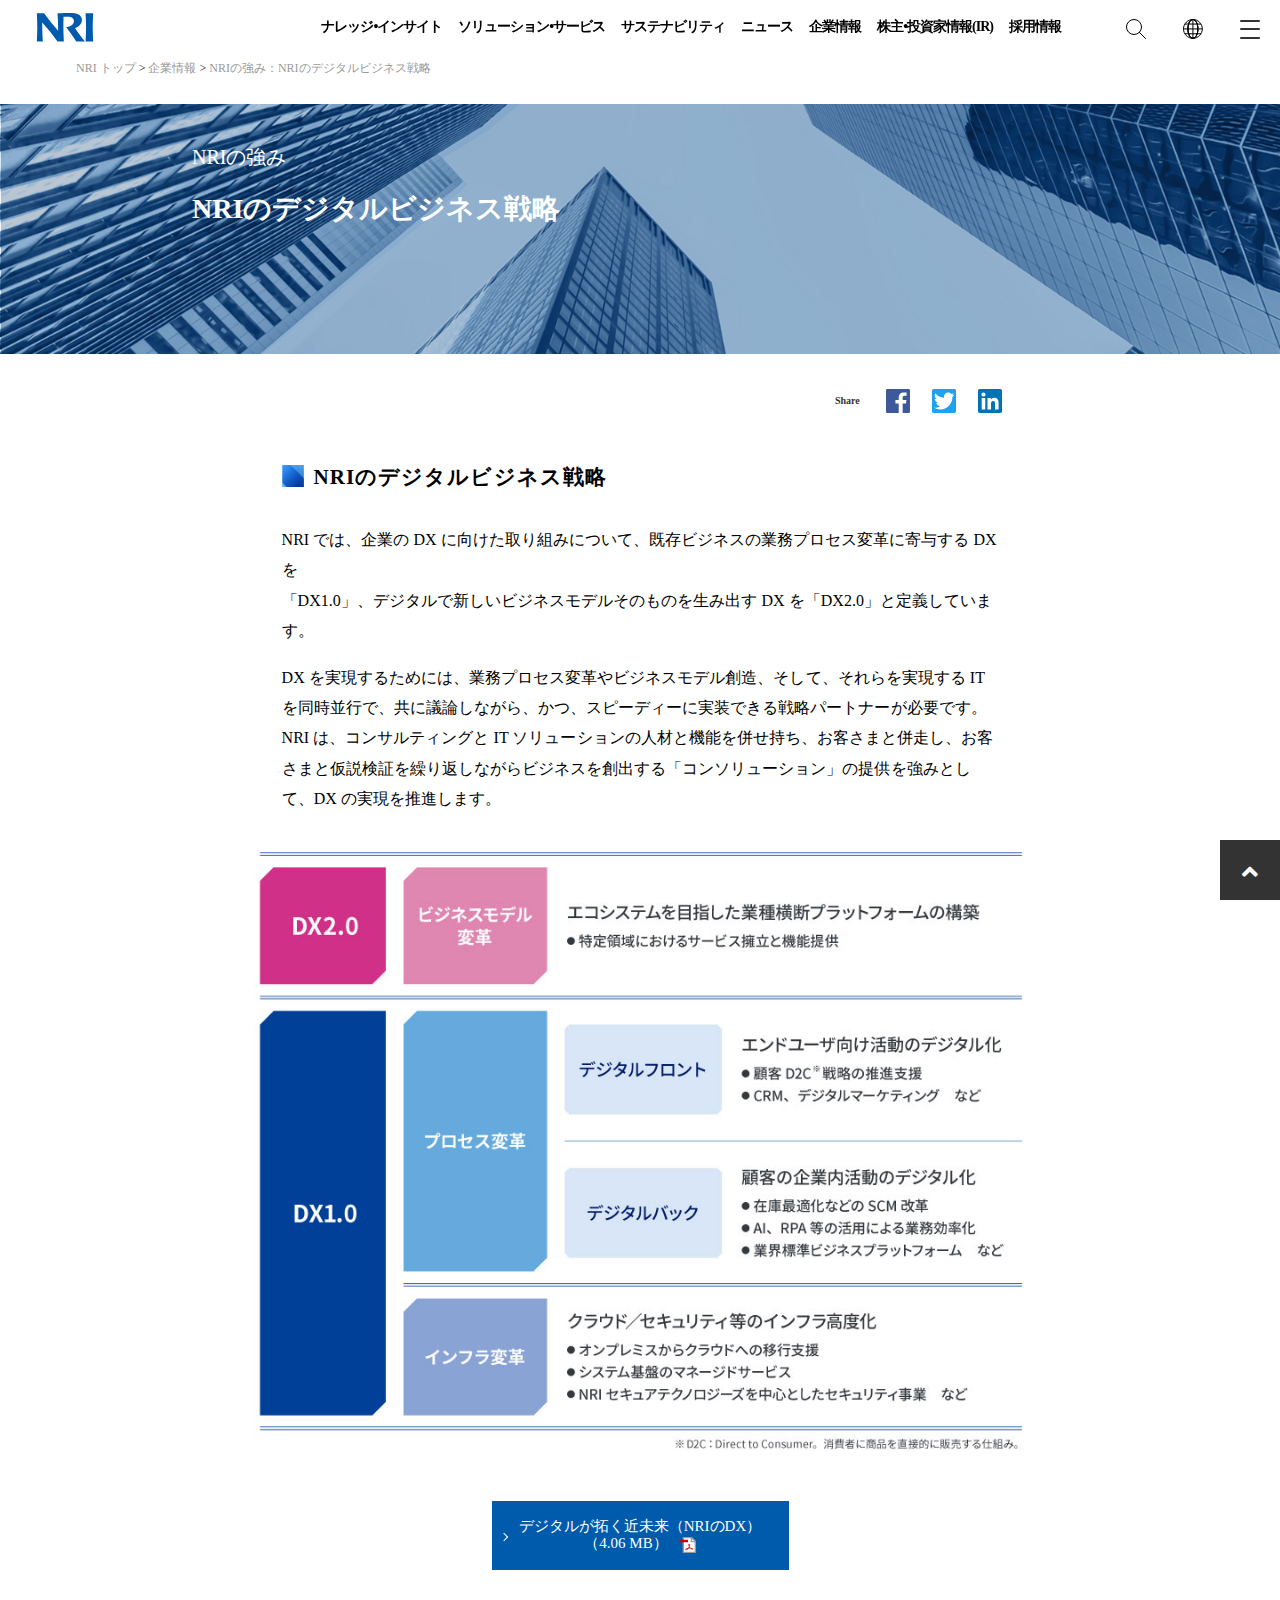
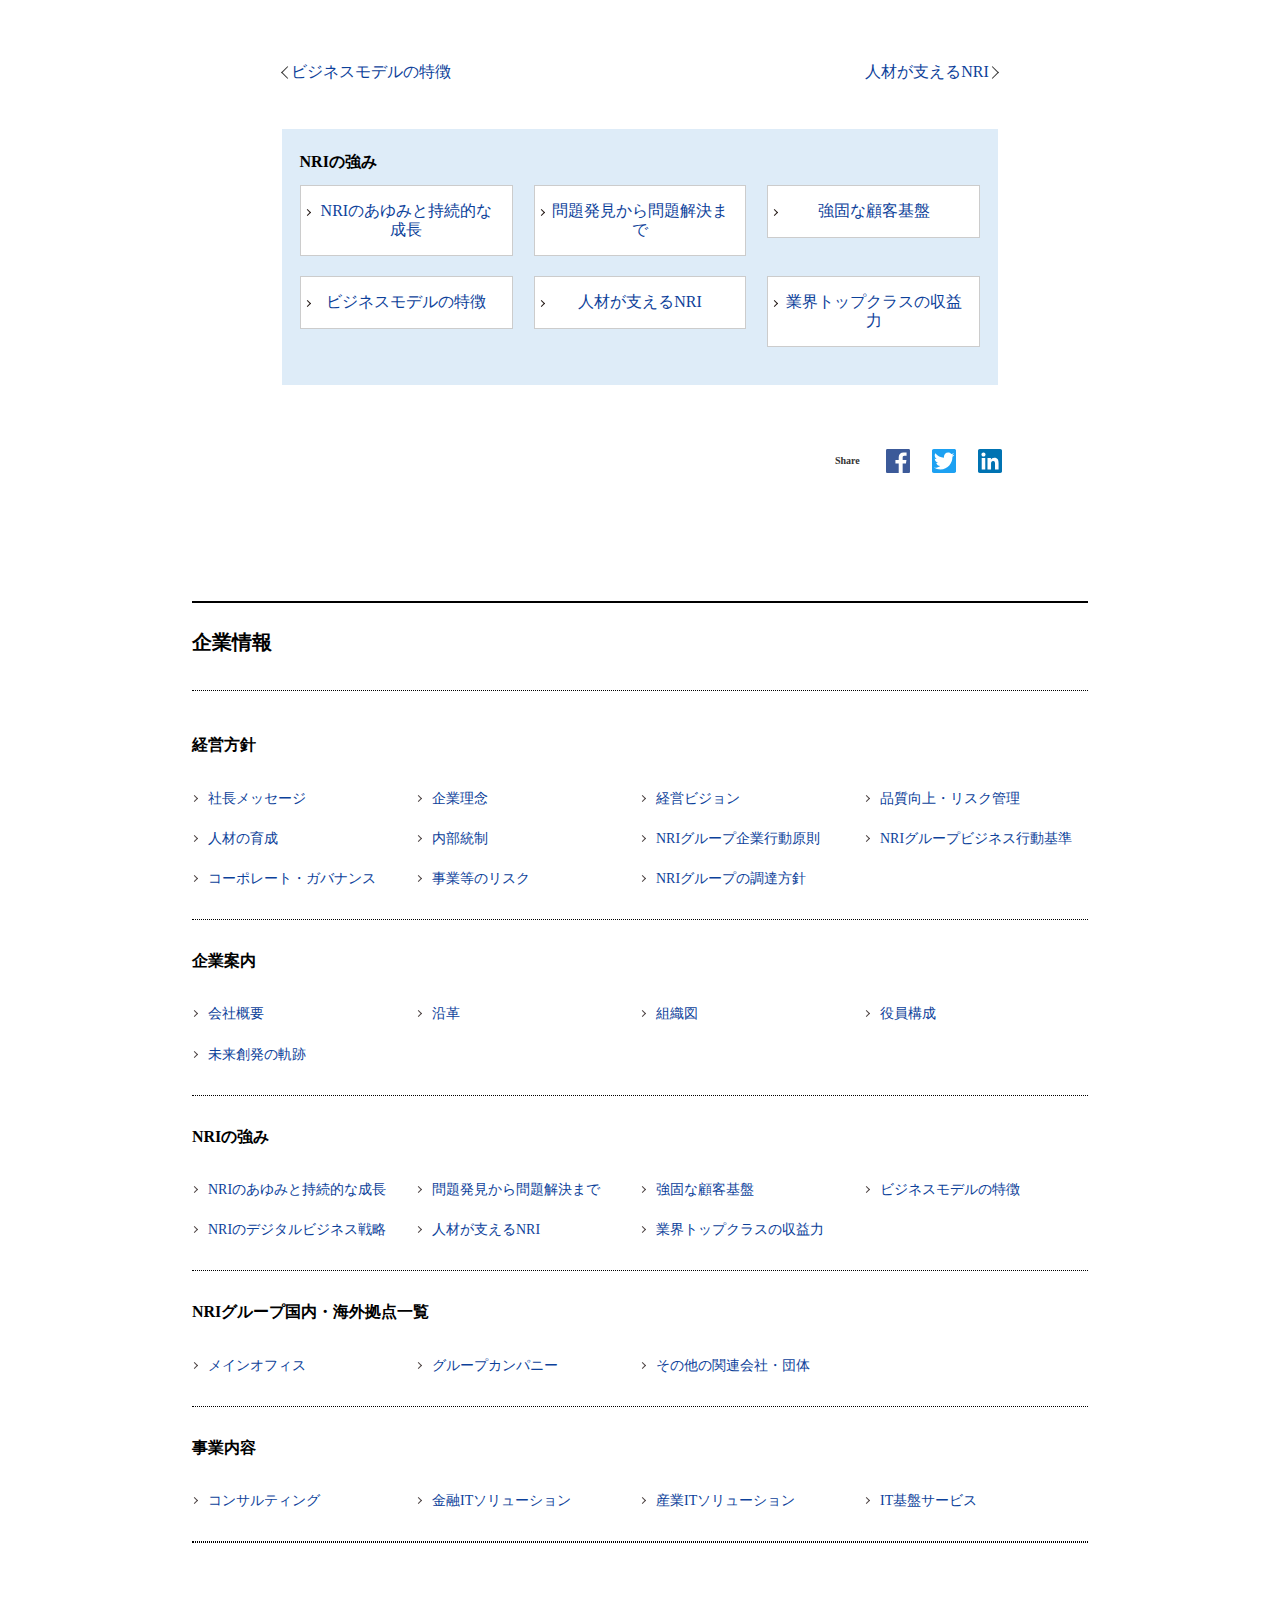
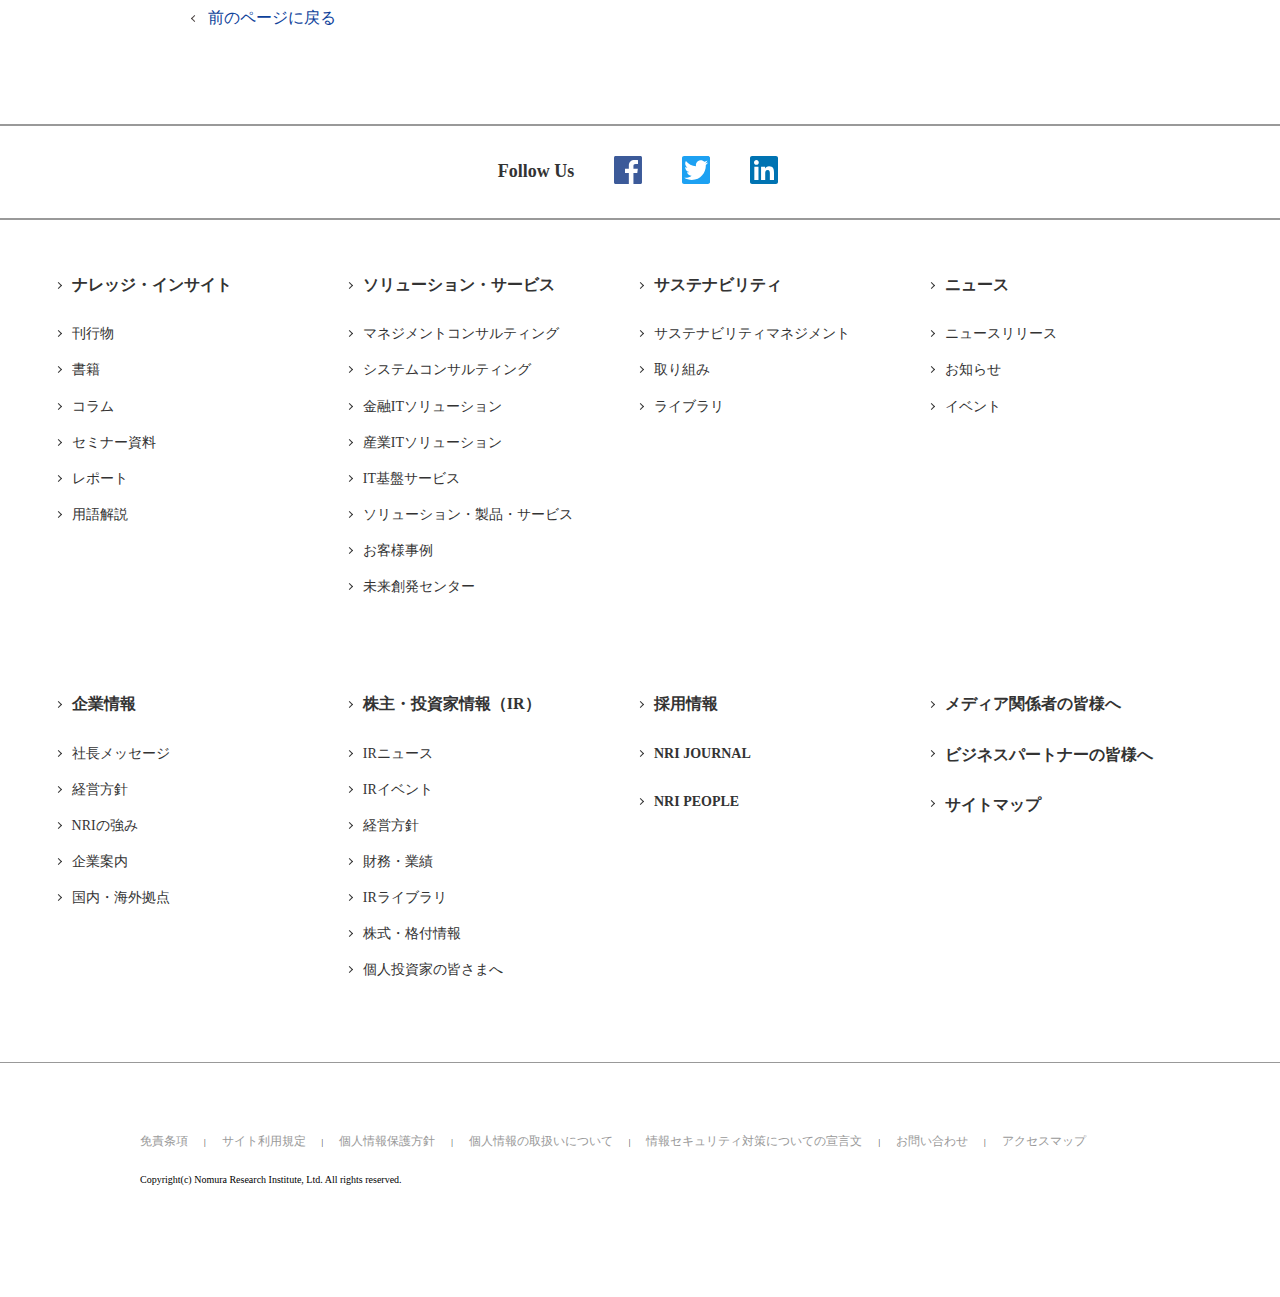
<file: html-nri/index.html>
<!DOCTYPE html>
<html lang="ja">
<head>
<meta charset="utf-8">
<title>NRIの強み：ビジネスモデルの特徴｜企業情報｜野村総合研究所(NRI)</title>
<meta name="description" content="野村総合研究所（NRI）の公式ホームページです。NRIからの提言や調査・レポート、商品サービス、ITソリューション事例、IR情報、採用情報、CSR情報などを掲載しています。">
<meta name="keywords" content="コンサルティング,システム,ソリューション,アウトソーシング,未来創発,金融,情報通信,調査,NRI,野村総合研究所">
<meta property="og:url" content="http://www.nri.com/jp/company/whats/story06">
<meta property="og:type" content="website">
<meta property="og:image" content="https://github.com/koya-sato-017/koyasato/blob/e2290cbe647ee498e3bae0b37741685ad8a7318e/images/story06_img_01.jpg?raw=true">
<meta property="og:locale" content="ja_JP">
<link rel="stylesheet" href="common/css/normalize.css">
<link rel="stylesheet" href="common/css/style.css">
<link rel="stylesheet" href="https://use.fontawesome.com/releases/v5.6.4/css/all.css">
</head>
<body>

<header id="pageHead">
  <div class="globalHeaderWrapper">
    <h1 class="logo">
      <a xlink:href="#"></a>
      <svg width="58px" height="29px" viewBox="0 0 68 35" version="1.1" xmlns="images/SVG namespace" xmlns:xlink="images/XLink namespace" style="cursor: pointer;">
      <path d="M46.16,18.26c3.06,4.64,7.28,10.1,11.91,16H47.53C44,28.7,39.24,22.11,35.39,17.33c5.16-1.15,9.35-3.31,9.35-7.47,0-3-2.16-5.36-7.33-5.36-2.05,0-3.76.14-5.16.14-.14,4.11-.19,8.37-.19,12.62,0,5.8.32,11.59.54,17H25A252.11,252.11,0,0,0,6.56,11.39c-.1,5.94.06,14.75.71,22.86H0c.24-5.4.55-11.19.55-17S.24,5.67,0,.27H8.78A248.16,248.16,0,0,0,25.71,21.49c0-5.86-.12-13.83-.73-21.22C29.15.36,35.31,0,40.33,0S49.49.4,52.2,3.09A7.63,7.63,0,0,1,54.33,8.7C54.33,12.68,51.3,16.38,46.16,18.26ZM68,.27c-.24,5.4-.56,11.2-.56,17s.32,11.59.56,17H58.84c.23-5.4.56-11.19.56-17s-.33-11.59-.56-17Z">
      </path>
      </svg>
      </a>
    </h1>
    <nav class="globalNavi">
      <ul class="categoryMenu">
        <li>ナレッジ•インサイト</li>
        <li>ソリューション•サービス</li>
        <li>サステナビリティ</li>
        <li>ニュース</li>
        <li>企業情報</li>
        <li>株主•投資家情報(IR)</li>
        <li>採用情報</li>
      </ul>
      <ul class="globalMenu">
        <li><img src="images/glass.svg" alt="検索"></li>
        <li><img src="images/earth.svg" alt="言語切り替え"></li>
        <li>
          <div class="btnTrigger">
            <span></span>
            <span></span>
            <span></span>
          </div>
        </li>
      </ul>
    </nav>
  </div>
</header>
<div class="topicPathWrapper">
  <p class="topicPath">
    <span>NRI トップ</span> &gt; <span>企業情報</span> &gt; <span>NRIの強み：NRIのデジタルビジネス戦略</span></p>
</div>

<main>
  <article>
    <div id="pageMain">
      <div class="articleTitle">
        <p>NRIの強み</p>
        <h1>NRIのデジタルビジネス戦略</h1>
      </div>

      <div class="snsShare">
        <p>Share</p>
          <ul>
            <li><a href="#"><img src="images/icon-facebook.svg" alt="Facebook" width="24" height="24"></a></li>
            <li><a href="#"><img src="images/icon-twitter.svg" alt="Twitter" width="24" height="24"></a></li>
            <li><a href="#"><img src="images/icon-linkedin.svg" alt="LinkedIn" width="24" height="24"></a></li>
          </ul>
      </div>

      <div class="articleMain">
        <div class="articleText">
          <h2>NRIのデジタルビジネス戦略</h2>
            <p>NRI では、企業の DX に向けた取り組みについて、既存ビジネスの業務プロセス変革に寄与する DX を<br>「DX1.0」、デジタルで新しいビジネスモデルそのものを生み出す DX を「DX2.0」と定義しています。</p>
            <p>DX を実現するためには、業務プロセス変革やビジネスモデル創造、そして、それらを実現する IT を同時並行で、共に議論しながら、かつ、スピーディーに実装できる戦略パートナーが必要です。NRI は、コンサルティングと IT ソリューションの人材と機能を併せ持ち、お客さまと併走し、お客さまと仮説検証を繰り返しながらビジネスを創出する「コンソリューション」の提供を強みとして、DX の実現を推進します。</p>
        </div>
        <div class="figure">
          <img width="900" height="730" src="images/story06_img_01.jpg" alt="デジタルビジネス戦略概略">
        </div>
        <div class="linkPdf">
          <a href="#">デジタルが拓く近未来（NRIのDX）<br>（4.06 MB）</a>
        </div>
        <div class="linkPage">
          <a class="linkLeft" href="#">ビジネスモデルの特徴</a>
          <a class="linkRight" href="#">人材が支えるNRI</a>
        </div>
        <div class="linkNav">
          <h2>NRIの強み</h2>
          <ul>
            <li><a href="#">NRIのあゆみと持続的な成長</a></li>
            <li><a href="#">問題発見から問題解決まで</a></li>
            <li><a href="#">強固な顧客基盤</a></li>
            <li><a href="#">ビジネスモデルの特徴</a></li>
            <li><a href="#">人材が支えるNRI</a></li>
            <li><a href="#">業界トップクラスの収益力</a></li>
          </ul>
        </div>
      </div>

      <div class="snsShare">
        <p>Share</p>
          <ul>
            <li><a href="#"><img src="images/icon-facebook.svg" alt="Facebook" width="24" height="24"></a></li>
            <li><a href="#"><img src="images/icon-twitter.svg" alt="Twitter" width="24" height="24"></a></li>
            <li><a href="#"><img src="images/icon-linkedin.svg" alt="LinkedIn" width="24" height="24"></a></li>
            </ul>
      </div>

      <div class="localNav">
        <h1 class="localNavTitle">企業情報</h1>
          <ul>
            <li>
              <p>経営方針</p>
              <ul>
                <li><a href="#">社長メッセージ</a></li>
                <li><a href="#">企業理念</a></li>
                <li><a href="#">経営ビジョン</a></li>
                <li><a href="#">品質向上・リスク管理</a></li>
                <li><a href="#">人材の育成</a></li>
                <li><a href="#">内部統制</a></li>
                <li><a href="#">NRIグループ企業行動原則</a></li>
                <li><a href="#">NRIグループビジネス行動基準</a></li>
                <li><a href="#">コーポレート・ガバナンス</a></li>
                <li><a href="#">事業等のリスク</a></li>
                <li><a href="#">NRIグループの調達方針</a></li>
              </ul>
            </li>
            <li>
              <p>企業案内</p>
              <ul>
                  <li><a href="#">会社概要</a></li>
                  <li><a href="#">沿革</a></li>
                  <li><a href="#">組織図</a></li>
                  <li><a href="#">役員構成</a></li>
                  <li><a href="#">未来創発の軌跡</a></li>
              </ul>
            </li>
            <li>
              <p>NRIの強み</p>
              <ul>
                <li><a href="#">NRIのあゆみと持続的な成長</a></li>
                <li><a href="#">問題発見から問題解決まで</a></li>
                <li><a href="#">強固な顧客基盤</a></li>
                <li><a href="#">ビジネスモデルの特徴</a></li>
                <li><a href="#">NRIのデジタルビジネス戦略</a></li>
                <li><a href="#">人材が支えるNRI</a></li>
                <li><a href="#">業界トップクラスの収益力</a></li>
              </ul>
            </li>
            <li>
              <p>NRIグループ国内・海外拠点一覧</p>
              <ul>
                <li><a href="#">メインオフィス</a></li>
                <li><a href="#">グループカンパニー</a></li>
                <li><a href="#">その他の関連会社・団体</a></li>
              </ul>
            </li>
            <li>
              <p>事業内容</p>
              <ul>
                <li><a href="#">コンサルティング</a></li>
                <li><a href="#">金融ITソリューション</a></li>
                <li><a href="#">産業ITソリューション</a></li>
                <li><a href="#">IT基盤サービス</a></li>
              </ul>
            </li>
          </ul>
      </div>

      <div class="pageBack">
          <a href="#">前のページに戻る</a>
      </div>
    </div>
  </article>
</main>

<footer>
  <div class="snsFollow">
    <p>Follow Us</p>
    <ul>
      <li><a href="#"><img src="images/icon-facebook.svg" alt="Facebook" width="28" height="28"></a></li>
      <li><a href="#"><img src="images/icon-twitter.svg" alt="Twitter" width="28" height="28"></a></li>
      <li><a href="#"><img src="images/icon-linkedin.svg" alt="LinkedIn" width="28" height="28"></a></li>
    </ul>
  </div>

  <div class="footerMain">
    <ul class="footerMainList">
      <li>
        <p><a href="#">ナレッジ・インサイト</a></p>
          <ul>
            <li><a href="#">刊行物</a></li>
            <li><a href="#">書籍</a></li>
            <li><a href="#">コラム</a></li>
            <li><a href="#">セミナー資料</a></li>
            <li><a href="#">レポート</a></li>
            <li><a href="#">用語解説</a></li>
          </ul>
      </li>
      <li>
        <p><a href="#">ソリューション・サービス</a></p>
          <ul>
            <li><a href="#">マネジメントコンサルティング</a></li>
            <li><a href="#">システムコンサルティング</a></li>
            <li><a href="#">金融ITソリューション</a></li>
            <li><a href="#">産業ITソリューション</a></li>
            <li><a href="#">IT基盤サービス</a></li>
            <li><a href="#">ソリューション・製品・サービス</a></li>
            <li><a href="#">お客様事例</a></li>
            <li><a href="#">未来創発センター</a></li>
          </ul>
      </li>
      <li>
        <p><a href="#">サステナビリティ</a></p>
          <ul>
            <li><a href="#">サステナビリティマネジメント</a></li>
            <li><a href="#">取り組み</a></li>
            <li><a href="#">ライブラリ</a></li>
          </ul>
      </li>
      <li>
        <p><a href="#">ニュース</a></p>
          <ul>
            <li><a href="#">ニュースリリース</a></li>
            <li><a href="#">お知らせ</a></li>
            <li><a href="#">イベント</a></li>
          </ul>
      </li>
      <li>
        <p><a href="#">企業情報</a></p>
          <ul>
            <li><a href="#">社長メッセージ</a></li>
            <li><a href="#">経営方針</a></li>
            <li><a href="#">NRIの強み</a></li>
            <li><a href="#">企業案内</a></li>
            <li><a href="#">国内・海外拠点</a></li>
          </ul>
      </li>
      <li>
        <p><a href="#">株主・投資家情報（IR）</a></p>
          <ul>
            <li><a href="#">IRニュース</a></li>
            <li><a href="#">IRイベント</a></li>
            <li><a href="#">経営方針</a></li>
            <li><a href="#">財務・業績</a></li>
            <li><a href="#">IRライブラリ</a></li>
            <li><a href="#">株式・格付情報</a></li>
            <li><a href="#">個人投資家の皆さまへ</a></li>
          </ul>
      </li>
      <li class="career">
        <p><a href="#">採用情報</a></p>
          <ul>
            <li><a href="#">NRI JOURNAL</a></li>
            <li><a href="#">NRI PEOPLE</a></li>
          </ul>
      </li>
      <li class="media">
        <p><a href="#">メディア関係者の皆様へ</a></p>
          <ul>
            <li><a href="#">ビジネスパートナーの皆様へ</a></li>
            <li><a href="#">サイトマップ</a></li>
          </ul>
      </li>
    </ul>
  </div>

  <div class="footerSub">
    <ul>
      <li><a href="#">免責条項</a></li>
      <li><a href="#">サイト利用規定</a></li>
      <li><a href="#">個人情報保護方針</a></li>
      <li><a href="#">個人情報の取扱いについて</a></li>
      <li><a href="#">情報セキュリティ対策についての宣言文</a></li>
      <li><a href="#">お問い合わせ</a></li>
      <li><a href="#">アクセスマップ</a></li>
    </ul>
    <p id="copyright">Copyright(c) Nomura Research Institute, Ltd. All rights reserved.</p>
  </div>

  <div id="pageTop"><a href="#"></a></div>
</footer>

</body>
</html>
</file>
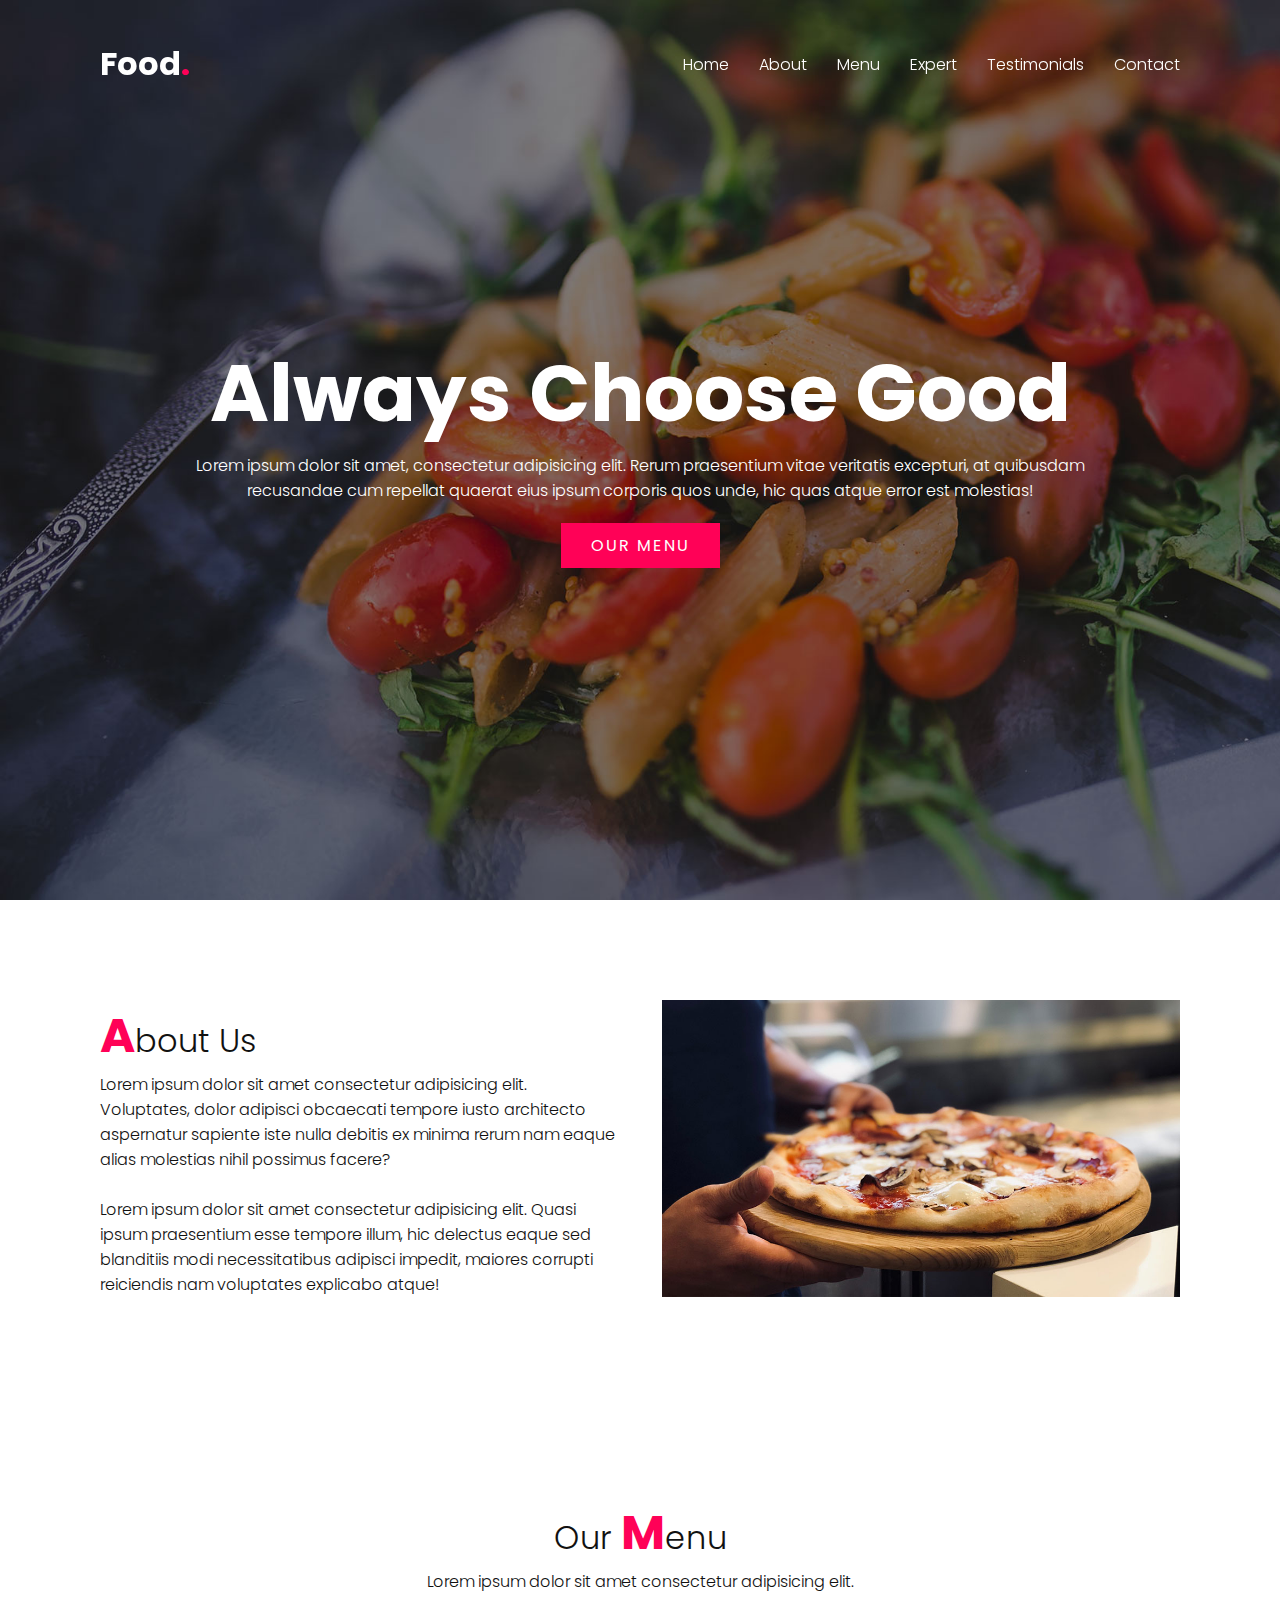
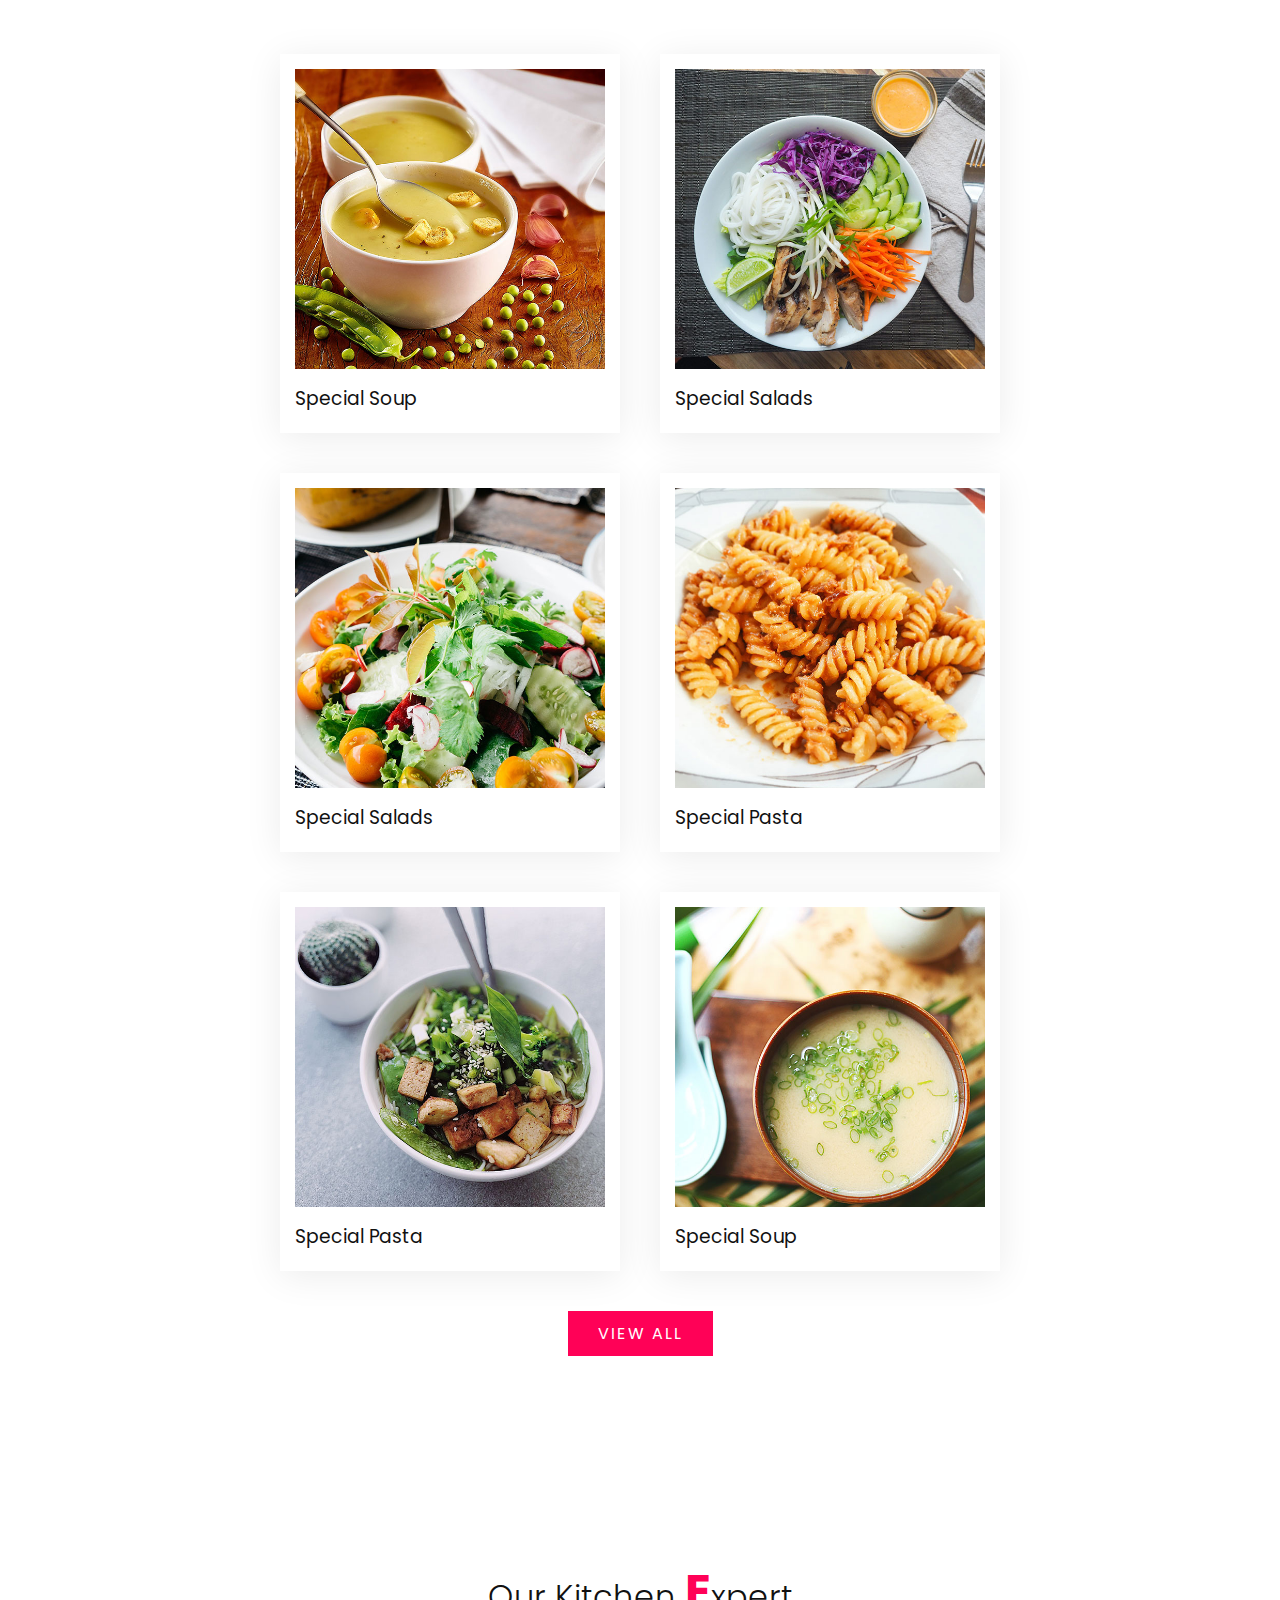
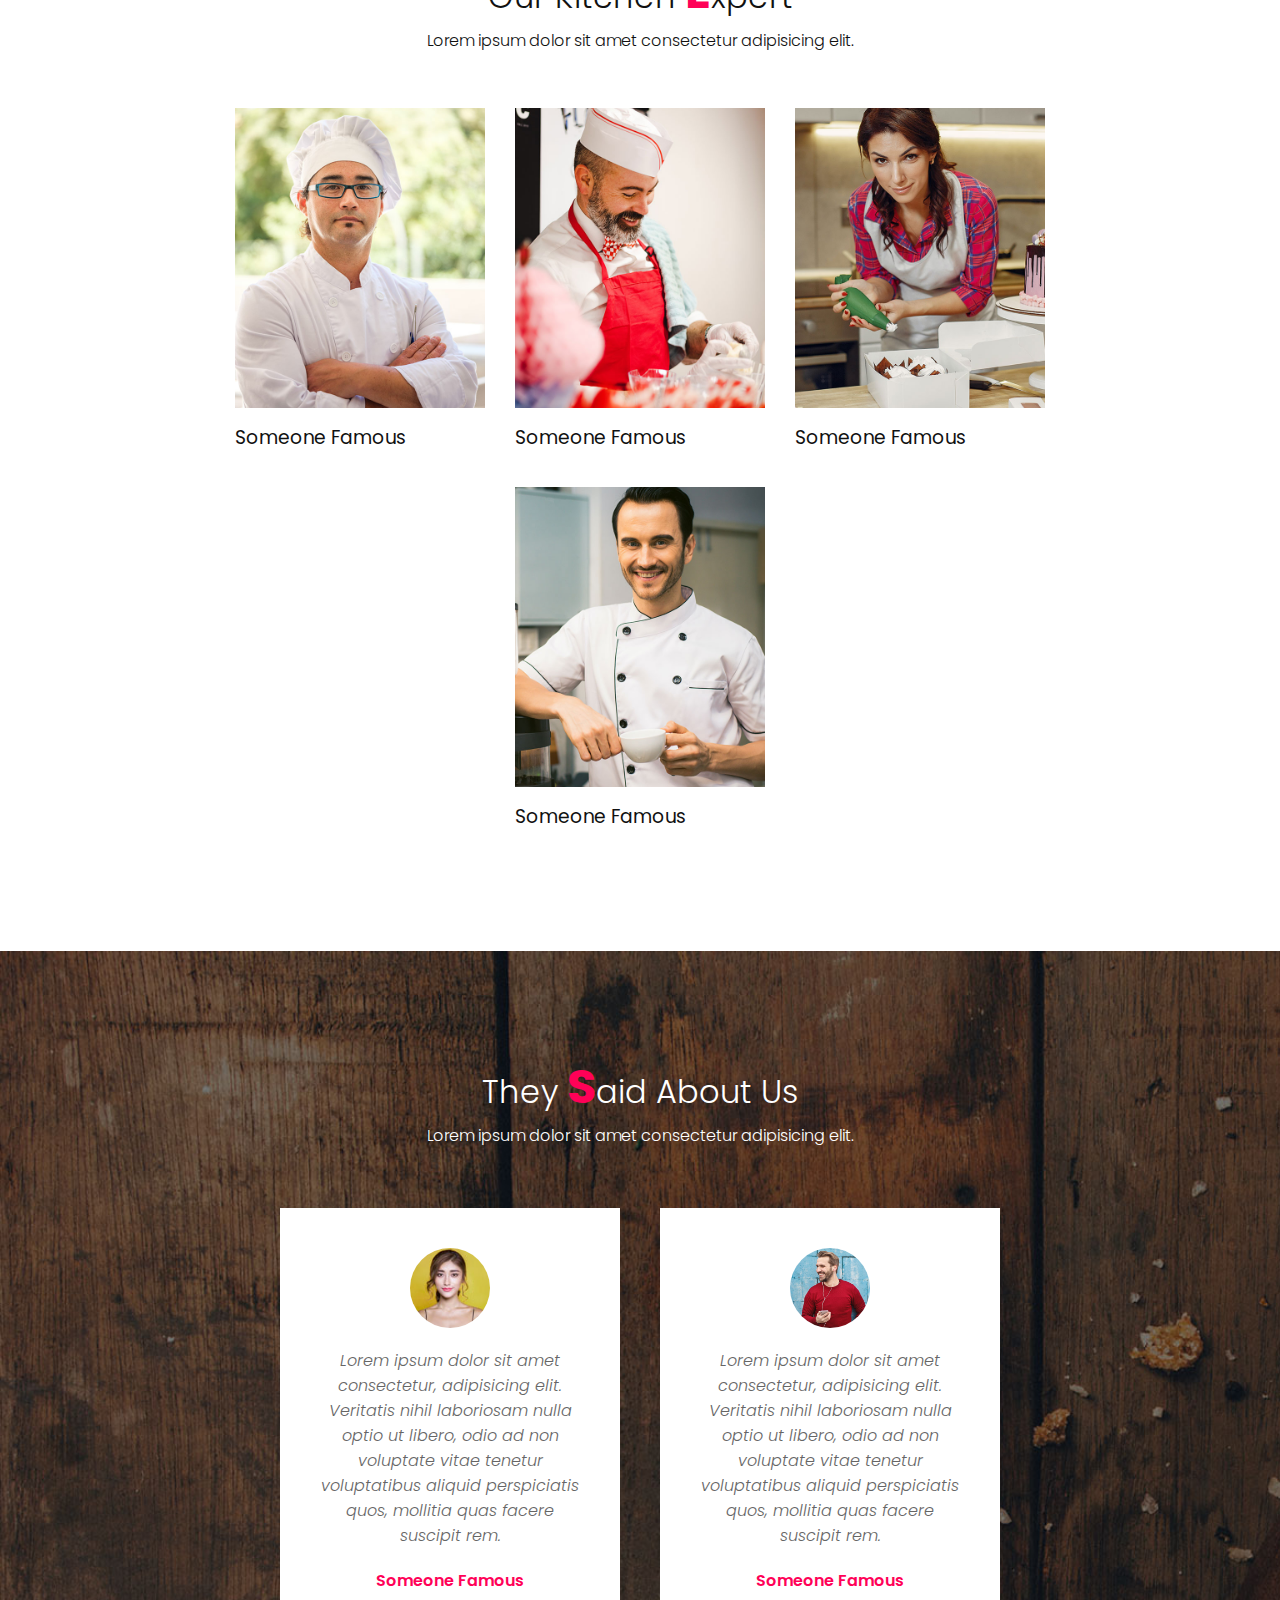
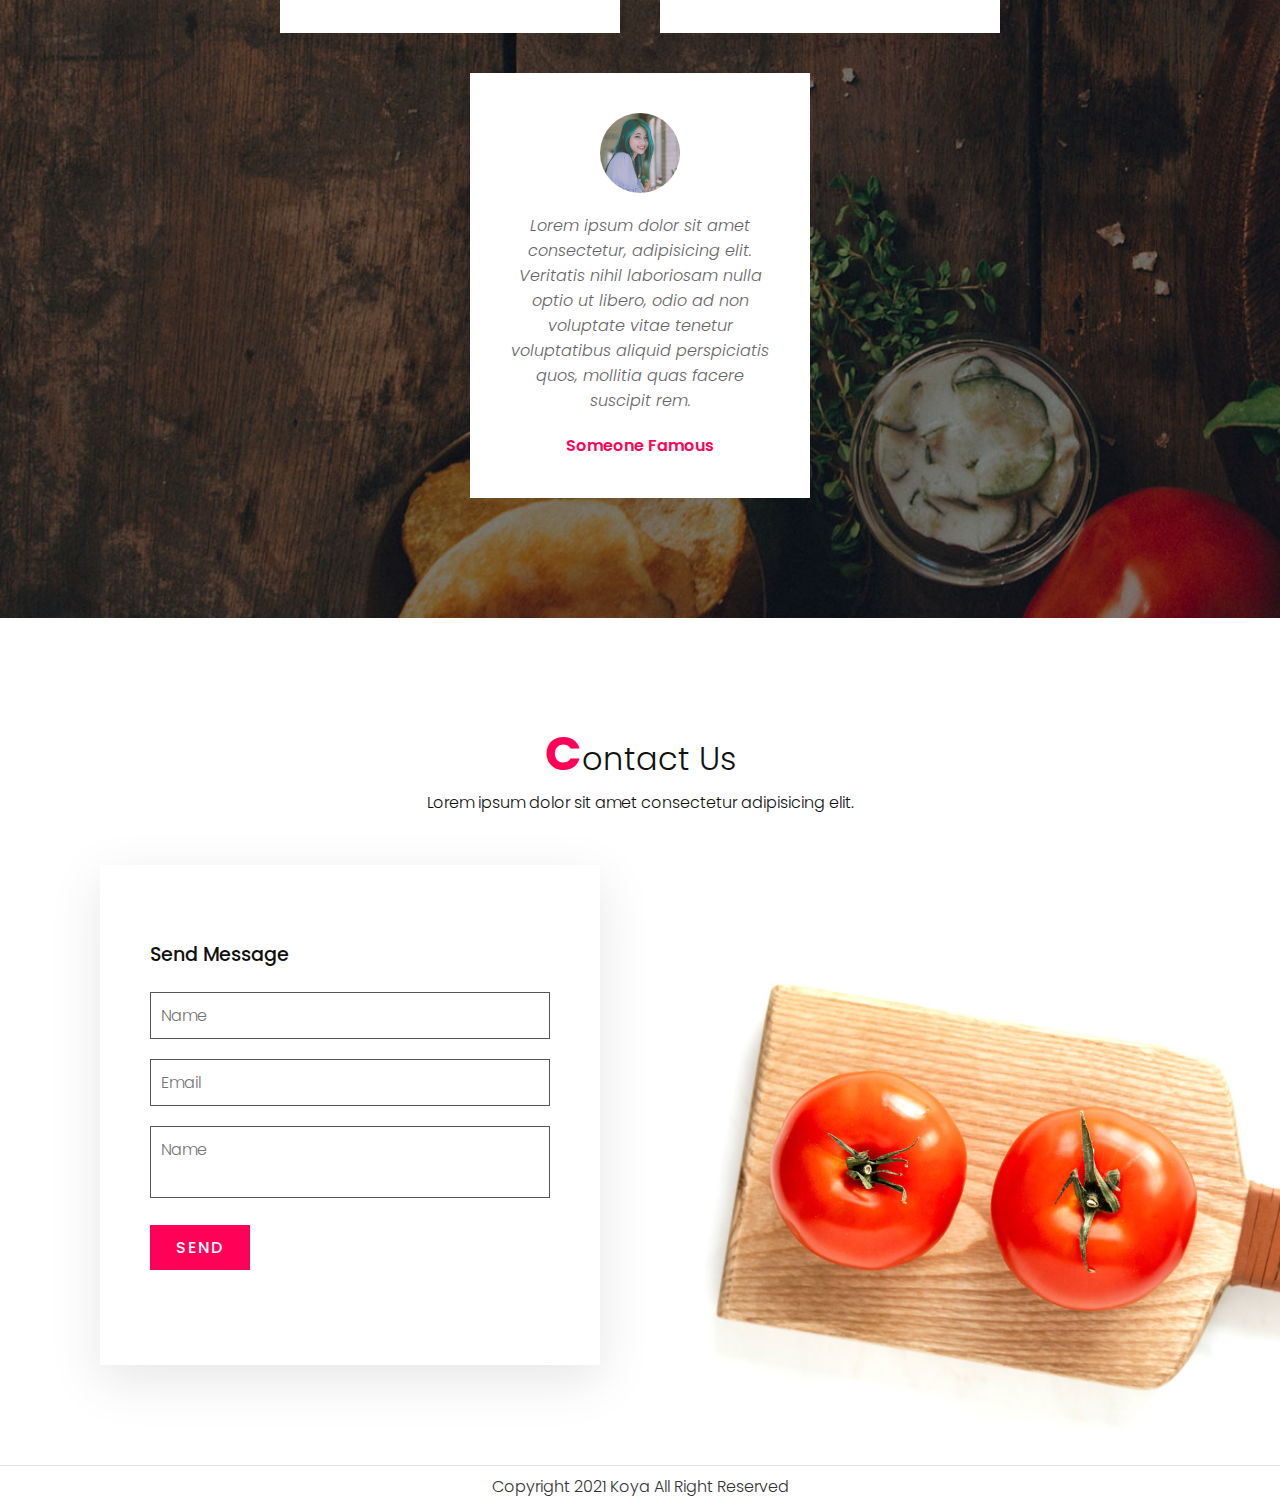
<file: sample-site-food/index.html>
<!DOCTYPE html>
<html lang="ja">
<head>
    <meta charset="UTF-8">
    <meta http-equiv="X-UA-Compatible" content="IE=edge">
    <meta name="viewport" content="width=device-width, initial-scale=1.0">
    <title>Complete Responsive Website Design</title>
    <link rel="stylesheet" href="style.css">
</head>
<body>
    <header>
        <a href="#" class="logo">Food<span>.</span></a>
        <div class="menuToggle" onclick="toggleMenu();"></div>
        <ul class="navigation">
            <li><a href="#banner" onclick="toggleMenu();">Home</a></li>
            <li><a href="#about" onclick="toggleMenu();">About</a></li>
            <li><a href="#menu" onclick="toggleMenu();">Menu</a></li>
            <li><a href="#expert" onclick="toggleMenu();">Expert</a></li>
            <li><a href="#testimonials" onclick="toggleMenu();">Testimonials</a></li>
            <li><a href="#contact" onclick="toggleMenu();">Contact</a></li>
        </ul>
        <!-- /.navigation -->

    </header>
    <section class="banner" id="banner">
        <div class="content">
            <h2>Always Choose Good</h2>
            <p>Lorem ipsum dolor sit amet, consectetur adipisicing elit. Rerum praesentium vitae veritatis excepturi, at quibusdam recusandae cum repellat quaerat eius ipsum corporis quos unde, hic quas atque error est molestias!</p>
            <a href="#" class="btn">Our Menu</a>
        </div>
        <!-- /.content -->
    </section>
    <!-- /#banner.banner -->

    <section class="about" id="about">
        <div class="row">
            <div class="col50">
                <h2 class="titleText"><span>A</span>bout Us</h2>
                <p>Lorem ipsum dolor sit amet consectetur adipisicing elit. Voluptates, dolor adipisci obcaecati tempore iusto architecto aspernatur sapiente iste nulla debitis ex minima rerum nam eaque alias molestias nihil possimus facere?
                    <br><br>Lorem ipsum dolor sit amet consectetur adipisicing elit. Quasi ipsum praesentium esse tempore illum, hic delectus eaque sed blanditiis modi necessitatibus adipisci impedit, maiores corrupti reiciendis nam voluptates explicabo atque!
                </p>
            </div>
            <div class="col50">
                <div class="imgBx">
                    <img src="images/img1.jpg" alt="ピザの画像">
                </div>
            </div>
        </div>
    </section>
    <!-- /#about.about -->

    <section class="menu" id="menu">
        <div class="title">
            <h2 class="titleText">Our <span>M</span>enu</h2>
            <p>Lorem ipsum dolor sit amet consectetur adipisicing elit.</p>
        </div>
        <div class="content">
            <div class="box">
                <div class="imgBx">
                    <img src="images/menu1.jpg" alt="サラダの画像">
                </div>
                <div class="text">
                    <h3>Special Salads</h3>
                </div>
            </div>
            <div class="box">
                <div class="imgBx">
                    <img src="images/menu2.jpg" alt="スープの画像">
                </div>
                <div class="text">
                    <h3>Special Soup</h3>
                </div>
            </div>
            <div class="box">
                <div class="imgBx">
                    <img src="images/menu3.jpg" alt="パスタの画像">
                </div>
                <div class="text">
                    <h3>Special Pasta</h3>
                </div>
            </div>
            <div class="box">
                <div class="imgBx">
                    <img src="images/menu4.jpg" alt="サラダの画像">
                </div>
                <div class="text">
                    <h3>Special Salads</h3>
                </div>
            </div>
            <div class="box">
                <div class="imgBx">
                    <img src="images/menu5.jpg" alt="スープの画像">
                </div>
                <div class="text">
                    <h3>Special Soup</h3>
                </div>
            </div>
            <div class="box">
                <div class="imgBx">
                    <img src="images/menu6.jpg" alt="パスタの画像">
                </div>
                <div class="text">
                    <h3>Special Pasta</h3>
                </div>
            </div>
        </div>
        <div class="title">
            <a href="#" class="btn">View All</a>
        </div>
    </section>
    <!-- /#menu.menu -->

    <section class="expert" id="expert">
        <div class="title">
            <h2 class="titleText">Our Kitchen <span>E</span>xpert</h2>
            <p>Lorem ipsum dolor sit amet consectetur adipisicing elit.</p>
        </div>
        <div class="content">
            <div class="box">
                <div class="imgBx">
                    <img src="images/expert1.jpg" alt="シェフの画像">
                </div>
                <div class="text">
                    <h3>Someone Famous</h3>
                </div>
            </div>
            <div class="box">
                <div class="imgBx">
                    <img src="images/expert2.jpg" alt="シェフの画像">
                </div>
                <div class="text">
                    <h3>Someone Famous</h3>
                </div>
            </div>
            <div class="box">
                <div class="imgBx">
                    <img src="images/expert3.jpg" alt="シェフの画像">
                </div>
                <div class="text">
                    <h3>Someone Famous</h3>
                </div>
            </div>
            <div class="box">
                <div class="imgBx">
                    <img src="images/expert4.jpg" alt="シェフの画像">
                </div>
                <div class="text">
                    <h3>Someone Famous</h3>
                </div>
            </div>
        </div>
    </section>
    <!-- /#expert.expert -->

    <section class="testimonials" id="testimonials">
        <div class="title white">
            <h2 class="titleText">They <span>S</span>aid About Us</h2>
            <p>Lorem ipsum dolor sit amet consectetur adipisicing elit.</p>
        </div>
        <div class="content">
            <div class="box">
                <div class="imgBx">
                    <img src="images/testi1.jpg" alt="女性の顔">
                </div>
                <div class="text">
                    <p>Lorem ipsum dolor sit amet consectetur, adipisicing elit. Veritatis nihil laboriosam nulla optio ut libero, odio ad non voluptate vitae tenetur voluptatibus aliquid perspiciatis quos, mollitia quas facere suscipit rem.</p>
                    <h3>Someone Famous</h3>
                </div>
            </div>
            <div class="box">
                <div class="imgBx">
                    <img src="images/testi2.jpg" alt="男性の顔">
                </div>
                <div class="text">
                    <p>Lorem ipsum dolor sit amet consectetur, adipisicing elit. Veritatis nihil laboriosam nulla optio ut libero, odio ad non voluptate vitae tenetur voluptatibus aliquid perspiciatis quos, mollitia quas facere suscipit rem.</p>
                    <h3>Someone Famous</h3>
                </div>
            </div>
            <div class="box">
                <div class="imgBx">
                    <img src="images/testi3.jpg" alt="女性の顔">
                </div>
                <div class="text">
                    <p>Lorem ipsum dolor sit amet consectetur, adipisicing elit. Veritatis nihil laboriosam nulla optio ut libero, odio ad non voluptate vitae tenetur voluptatibus aliquid perspiciatis quos, mollitia quas facere suscipit rem.</p>
                    <h3>Someone Famous</h3>
                </div>
            </div>
        </div>
    </section>
    <!-- /#testimonials.testimonials -->

    <section class="contact" id="contact">
        <div class="title">
            <h2 class="titleText"><span>C</span>ontact Us</h2>
            <p>Lorem ipsum dolor sit amet consectetur adipisicing elit.</p>
        </div>
        <div class="contactForm">
            <h3>Send Message</h3>
            <div class="inputBox">
                <input type="text" placeholder="Name">
            </div>
            <div class="inputBox">
                <input type="text" placeholder="Email">
            </div>
            <div class="inputBox">
                <textarea placeholder="Name"></textarea>
            </div>
            <div class="inputBox">
                <input type="submit" value="Send">
            </div>
        </div>
    </section>
    <!-- /#contact.contact -->

    <div class="copyrightText">
        <p>Copyright 2021 Koya All Right Reserved</p>
    </div>
    <!-- /.copyrightText -->

    <script type="text/javascript">
    window.addEventListener('scroll', function() {
        const header = document.querySelector('header');
        header.classList.toggle("sticky", window.scrollY > 0);
    });

    function toggleMenu() {
        const menuToggle = document.querySelector('.menuToggle');
        const navigation = document.querySelector('.navigation');
        menuToggle.classList.toggle('active');
        navigation.classList.toggle('active');
    }
    </script>
</body>
</html>
</file>
<file: style.css>
@import url('https://fonts.googleapis.com/css?family=Poppins:200,300,400,500,600,700,800,900&display=swap');
*{
    margin: 0;
    padding: 0;
    box-sizing: border-box;
    font-family: 'Poppins', sans-serif;
}
section {
    position: relative;
    width: 100%;
    min-height: 100vh;
    padding: 100px;
    display: flex;
    justify-content: space-between;
    align-items: center;
    background: #fff;
}
header {
    position: absolute;
    top: 0;
    left: 0;
    width: 100%;
    padding: 20px 100px;
    display: flex;
    justify-content: space-between;
    align-items: center;
}
header ul {
    position: relative;
    display: flex;
}
header ul li {
    list-style: none;
}
header ul li a {
    display: inline-block;
    color: #333;
    font-weight: 400;
    margin-left: 40px;
    text-decoration: none;
}
.content {
    position: relative;
    width: 100%;
    display: flex;
    justify-content: space-between;
    align-items: center;
}
.content .textBox {
    position: relative;
    max-width: 600px;
}
.content .textBox h2 {
    color: #333;
    font-size: 4em;
    line-height: 1.4em;
    font-weight: 500;
}
.content .textBox h2 span {
    color: #017143;
    font-size: 1.2em;
    font-weight: 900;
}
.content .textBox p {
    color: #333;
}
.content .textBox a {
    display: inline-block;
    margin-top: 20px;
    padding: 8px 20px;
    background: #017143;
    color: #fff;
    border-radius: 40px;
    font-weight: 500;
    letter-spacing: 1px;
    text-decoration: none;
}
.content .imgBox {
    width: 600px;
    display: flex;
    justify-content: flex-end;
    padding-right: 50px;
    margin-top: 50px;
}
.content .imgBox img {
    max-width: 340px;
}
.thumb {
    position: absolute;
    left: 50%;
    bottom: 20px;
    transform: translateX(-50%);
    display: flex;
}
.thumb li {
    list-style: none;
    display: inline-block;
    margin: 0 20px;
    cursor: pointer;
    transition: 0.5s;
}
.thumb li:hover {
    transform: translateY(-15px);
}
.thumb li img {
    max-width: 60px;
    vertical-align: bottom;
}
.sci {
    position: absolute;
    top: 50%;
    right: 30px;
    transform: translateY(-50%);
    display: flex;
    justify-content: center;
    align-items: center;
    flex-direction: column;
}
.sci li {
    list-style: none;
}
.sci li a {
    display: inline-block;
    margin: 5px 0;
    transform: scale(0.6);
    filter: invert(1);
}
.circle {
    position: absolute;
    top: 0;
    left: 0;
    width: 100%;
    height: 100%;
    background: #017143;
    clip-path: circle(600px at right 800px);
}

@media (max-width: 991px) {
    header {
        padding: 20px;
    }
    header .logo {
        position: relative;
        max-width: 60px;
    }
    header ul {
        display: none;
    }
    .toggle {
        position: relative;
        width: 30px;
        height: 30px;
        cursor: pointer;
        background: url(images/menu.png);
        background-size: 30px;
        background-position: center;
        background-repeat: no-repeat;
        filter: invert(1);
        z-index: 11;
    }
    .toggle.active {
        position: fixed;
        right: 20px;
        background: url(images/close.png);
        background-size: 25px;
        background-position: center;
        background-repeat: no-repeat;
    }
    header ul.navigation.active {
        position: fixed;
        top: 0;
        left: 0;
        width: 100%;
        height: 100%;
        display: flex;
        justify-content: center;
        align-items: center;
        flex-direction: column;
        background: #fff;
        z-index: 10;
    }
    header ul li a {
        font-size: 1.5em;
        margin: 5px 0;
    }
    section {
        padding: 20px 20px 120px;
    }
    .content {
        flex-direction: column;
        margin-top: 100px;
    }
    .content .textBox h2 {
        font-size: 2.5em;
        margin-bottom: 15px;
    }
    .content .textBox {
        max-width: 100%;
    }
    .content .imgBox {
        max-width: 100%;
        justify-content: center;
    }
    .content .imgBox img {
        max-width: 300px;
    }
    .thumb li img {
        max-width: 40px;
    }
    .circle {
        clip-path: circle(400px at center bottom);
    }
    .sci {
        background: #017143;
        right: 0;
        width: 50px;
        border-top-left-radius: 5px;
        border-bottom-left-radius: 5px;
    }
}
</file>
<file: html-nkou/common/css/style.css>
@import url('https://fonts.googleapis.com/css?family=Noto+Sans+JP:100,300,400,700&display=swap&subset=japanese');

body {
    width: 100%;
    font-family: 'Noto Sans JP', sans-serif;
}
li {
    list-style: none;
}
a {
    text-decoration: none;
}

/* ここからnormalHeaderwrapper -------------------- */
#normalHeaderWrapper {
    position: relative;
    z-index: 200;
    width: 100%;
}
.headerTopWrapper {
    width: 100%;
    background-color: #f7f7f7;
}
.headerTop {
    display: flex;
    align-items: center;
    height: 32px;
    max-width: 1060px;
    top: 0;
    left: 0;
    margin: 0 auto;
    padding: 0 10px 0 10px;
    box-sizing: border-box;
}
.headerTop p {
    display: inline-block;
    vertical-align: middle;
    font-size: 12px;
    color: #272727;
    margin-right: auto;
}
.headerTop ul {
    display: flex;
    justify-content: space-between;
    align-items: center;
    height: 32px;
}
.headerTop ul li {
    display: table;
}
.headerTop li:first-child a {
    background: none;
}
.headerTop li:last-child a {
    background: none;
}
.headerTop ul li a {
    display: table-cell;
    vertical-align: middle;
    background: url(../../images/header01_intro_nav01_bg01.png) 0 50% no-repeat;
    padding-top: 0;
    padding-left: 8px;
    padding-right: 8px;
    font-size: 11px;
    letter-spacing: 0.7px;
    color: #676767;
}
.headerTop ul li:last-child a::before {
    content: "";
    display: inline-block;
    background-image: url(../../images/icon_site_mark01.png);
    background-size: contain;
    background-repeat: no-repeat;
    width: 20px;
    height: 20px;
    vertical-align: middle;
}
.headerTop ul li:last-child a {
    color: #000066;
    background-color: #d9d9d9;
    display: table-cell;
    height: 32px;
    vertical-align: middle;
    padding: 0 8px 0 8px;
}
.headerMain {
    max-width: 1060px;
    top: 0;
    left: 0;
    margin: 0 auto;
    padding-top: 24px;
    padding-bottom: 8px;
    background-color: #ffffff;
}
.headerMainTop {
    width: 1040px;
    display: flex;
    align-items: center;
    padding: 4px 10px 4px 10px;
}
.headerMainTop .mainLogo {
    margin-right: auto;
}
.headerMainTop .mainLogo img {
    width: 211px;
    height: 45px;
}
.headerMainTop .telInfo {
    text-align: center;
    padding-right: 24px;
}
.headerMainTop .telInfo p {
    font-size: 12px;
    color: #8c969c;
    margin: 4px auto 0 auto;
}
.headerMainTop .icon a {
    padding-left: 4px;
}
.headerMainTop .icon img {
    width: 30px;
    height: 30px;
}

.headerMainBottom {
    display: flex;
    max-width: 1060px;
    padding: 0;
    margin: 0;
    text-align: center;
    align-items: center;
    justify-content: center;
}
.headerMainBottom ul {
    display: table;
    width: 640px;
    position: relative;
    margin-right: auto;
    padding-left: 10px;
}
.headerMainBottom ul li {
    border-left: 1px solid #dcdddd;
    margin: 0;
    padding: 0;
    display: table-cell;
    width: 25%;
}
.headerMainBottom ul li:last-child {
    border-left: 1px solid #dcdddd;
    border-right: 1px solid #dcdddd;
}
.headerMainBottom ul li a {
    color: #272727;
    font-size: 15px;
    letter-spacing: 2px;
    display: block;
    text-align: center;
    height: 31px;
}
.headerMainBottom ul li:first-child a {
    color: #1f286f;
    text-decoration: none;
}
.headerMainBottom ul li:first-child a .image {
    width: 76px;
    background-image: url(../../images/global_nav_btn01_01.png);
    background-position: 50% -10px;
    display: block;
    height: 10px;
    margin: 3px auto 0;
    text-indent: -9000px;
}
.headerMainBottom ul li:nth-child(2) .image {
    width: 62px;
    background-image: url(../../images/global_nav_btn01_02.png);
    display: block;
    height: 10px;
    margin: 3px auto 0;
    text-indent: -9000px;
}
.headerMainBottom ul li:nth-child(3) .image {
    width: 96px;
    background-image: url(../../images/global_nav_btn01_03.png);
    display: block;
    height: 10px;
    margin: 3px auto 0;
    text-indent: -9000px;
}
.headerMainBottom ul li:nth-child(4) .image {
    width: 90px;
    background-image: url(../../images/global_nav_btn01_04.png);
    display: block;
    height: 10px;
    margin: 3px auto 0;
    text-indent: -9000px;
}
.headerMainBottom ul li:nth-child(2) a:hover .image {
    background-position: 50% -10px; 
}
.headerMainBottom ul li:nth-child(3) a:hover .image {
    background-position: 50% -10px;
}
.headerMainBottom ul li:nth-child(4) a:hover .image {
    background-position: 50% -10px;
}
.headerMainBottom ul li:first-child::after {
    content: "";
    display: block;
    position: absolute;
    top: 48px;
    left: 90px;
    z-index: 10;
    width: 0;
    height: 0;
    margin: 0 0 0 -6px;
    border-style: solid;
    border-width: 0 6px 9px 6px;
    border-color: transparent transparent #181836 transparent;
}
.headerMainBottom .contact {
    display: table;
    border-collapse: separate;
    border-spacing: 10px 0;
    padding-left: 0;
}
.headerMainBottom .contact a {
    display: table-cell;
    vertical-align: middle;
    color: #20296F;
    border: 1px solid #20296F;
    width: 170px;
    height: 38px;
    margin-right: 10px;
    font-weight: bold;
    background: url(../../images/icon_arrow01_right_blue01.png) 94% 50% no-repeat;
    background-size: 5px 9px;
}

.localNav {
    width: 100%;
    margin: 0 auto;
    text-align: center;
    background-color: #191937;
}
.localNav .localNavList {
    margin: 0 auto;
    display: flex;
    flex-wrap: wrap;
    max-width: 1060px;
    text-align: center;
    padding-top: 10px;
    padding-bottom: 4px;
}
.localNav ul li {
    padding: 0;
    margin: 2px;
    display: inline-block;
}
.localNav a {
    color: #ffffff;
    display: inline-block;
    padding: 8px 8px;
    font-size: 14px;
    letter-spacing: 1px;
}
.localNav li a::before {
    content: "";
    display: inline-block;
    background-image: url(../../images/icon_backslash01_black01.png);
    background-size: contain;
    background-repeat: no-repeat;
    width: 10px;
    height: 16px;
    vertical-align: middle;
    padding-right: 16px;
}
.localNav li:first-child a::before {
    content: none;
}
/* ここまでnormalHeaderwrapper -------------------- */

/* ここからfixedHeaderWrapper -------------------- */
#fixedHeaderWrapper {
    position: fixed;
    width: 100%;
    height: 60px;
    left: 0;
    top: 0;
    z-index: 100;
    background-color: #ffffff;
    opacity: 0.9;
}
#fixedHeaderWrapper .fixedHeader {
    display: flex;
    left: 0;
    top: 0;
    max-width: 1060px;
    margin: 0 auto;
    padding: 8px;
    align-items: center;
}
#fixedHeaderWrapper .fixedHeader a {
    margin-right: auto;
    padding-left: 12px;
}
#fixedHeaderWrapper .fixedHeader .mainLogo img {
    width: 170px;
}
#fixedHeaderWrapper .fixedHeader .telInfo {
    display: flex;
    align-items: center;
} 
#fixedHeaderWrapper .fixedHeader .telInfo img {
    width: 190px;
    height: 22px;
    padding-right: 8px;
}
#fixedHeaderWrapper .fixedHeader .telInfo p {
    font-size: 12px;
    color: #8d959c;
}
#fixedHeaderWrapper .fixedHeader .contact {
    display: table;
    border-collapse: separate;
    border-spacing: 10px 0;
}
#fixedHeaderWrapper .fixedHeader .contact a {
    display: table-cell;
    vertical-align: middle;
    color: #20296F;
    border: 1px solid #20296F;
    width: 148px;
    height: 38px;
    padding-right: 10px;
    text-align: center;
    font-weight: bold;
    font-size: 15px;
    background: url(../../images/icon_arrow01_right_blue01.png) 94% 50% no-repeat;
    background-size: 5px 9px;
}
/* ここまでfixedHeaderWrapper -------------------- */

/* ここからmain ------------------------------ */
.mainTitleImage {
    width: 100%;
    height: 530px;
    background-image: url(../../images/about_mainimage01.jpg);
    background-position: center;
    background-repeat: no-repeat;
    background-size: cover;
}
.mainTitleImage .mainTitleWrapper {
    margin: 0 auto;
}
.mainTitleImage .mainTitleWrapper .title {
    color: #ffffff;
    font-size: 56px;
    font-weight: normal;
    letter-spacing: 12px;
    margin-top: 0;
    margin-bottom: 16px;
    padding-top: 68px;
    text-align: center;
}
.mainTitleImage .mainTitleWrapper .underLine {
    display: block;
    width: 200px;
    margin: 0 auto;
}
.mainTitleImage .mainTitleWrapper .aboutSchool {
    display: block;
    width: 96px;
    margin: 24px auto 0 auto;
}

.topicPathWrapper {
    width: 100%;
    border-bottom: 1px solid #e1e1e1;
}
.topicPath {
    max-width: 1060px;
    margin: 0 auto;
    top: 0;
    left: 0;
}
.topicPath ul {
    display: flex;
    align-items: center;
    padding-left: 12px;
    margin-top: 24px;
    margin-bottom: 24px;
}
.topicPath ul li {
    font-size: 14px;
    letter-spacing: 0.8px;
}
.topicPath ul li:nth-child(2)::before {
    content: ">";
    display: inline-block;
    padding: 0 4px 0 4px;
}
.topicPath ul li a {
    color: #36538d;
}

.articleHeading {
    max-width: 1060px;
    margin: 0 auto;
    top: 0;
    left: 0;
}
.articleHeading .articleMainTitle {
    text-align: center;
    font-size: 32px;
    font-weight: normal;
    letter-spacing: 8px;
    line-height: 1.8;
    padding-top: 64px;
    padding-bottom: 40px;

}
.articleHeading .articleSubTitle {
    text-align: center;
    font-size: 23px;
    font-weight: normal;
    line-height: 1.8;
    background: url(../../images/line01_black01.png) center bottom no-repeat;
    background-size: 200px 1px;
    padding-bottom: 16px;
}
.articleHeading p {
    max-width: 640px;
    margin: 0 auto;
    padding-top: 4px;
    font-size: 16px;
    letter-spacing: 0.8px;
    line-height: 1.8;
}

.introduction {
    max-width: 1060px;
    margin: 0 auto;
    top: 0;
    left: 0;
    padding-top: 54px;
}
.introduction .educationalPolicy {
    font-size: 27px;
    font-weight: normal;
    padding-left: 8px;
    padding-bottom: 18px;
    background: url(../../images/line02_black01.png) center bottom no-repeat;
    background-size: 1042px;
}
.introduction .policyDetails {
    display: flex;
    max-width: 1060px;
    top: 0;
    left: 0;
}
.introduction .policyDetails ul {
    padding-left: 10px;
    margin-top: 24px;
    width: 55%;
}
.introduction .policyDetails ul li {
    font-size: 20px;
    line-height: 2;
    margin-bottom: 36px;
}
.introduction .policyDetails ul li span {
    display: inline-block;
    font-size: 24px;
    border-right: 1px solid #000000;
    padding-right: 16px;
    margin-right: 12px;
}
.introduction .policyDetails figure {
    width: 60%;
    max-width: 630px;
    margin-right: -15%;
}

.credoArea {
    display: flex;
    background-color: #F7F7F7;
    border: 1px solid #dddddd;
    max-width: 620px;
    height: 270px;
    margin: 60px auto 84px auto;
    padding: 32px;
}
.credoArea .credoText {
    margin-left: 20px;
}
.credoArea .credoText h3 {
    font-size: 22px;
    font-weight: normal;
    letter-spacing: 0.9px;
    margin-top: 0;
    line-height: 1.7;
}
.credoArea .credoText p {
    letter-spacing: 0.8px;
    text-align: justify;
    line-height: 1.7;
}
.credoArea .credoText a {
    display: inline-block;
    background: url(../../images/icon_arrow01_right_black01.png) 0 2px no-repeat;
    background-size: 5px 9px;
    padding-left: 16px;
    margin-top: 18px;
}
.credoArea .credoText img {
    width: 70px;
    height: 13px;
}

.characteristic {
    font-size: 27px;
    font-weight: normal;
    padding-left: 8px;
    padding-bottom: 18px;
    background: url(../../images/line02_black01.png) center bottom no-repeat;
    background-size: 1042px;
}
.characteristicArea {
    display: flex;
    margin: 60px auto 0 auto; 
}
.characteristicArea .characteristicDetails {
    padding-left: 10px;
    width: 47%;
}
.characteristicArea .characteristicDetails h3 {
    font-size: 26px;
    font-weight: normal;
    line-height: 1.7;
    border-bottom: 1px solid #000000;
    padding-bottom: 24px;
    margin-bottom: 0;
}
.characteristicArea .characteristicDetails .main {
    line-height: 1.8;
    letter-spacing: 0.5px;
    padding-right: 8px;
}
.characteristicArea .characteristicDetails .sub {
    font-size: 12px;
    line-height: 1.8;
    letter-spacing: 0.5px;
}
.characteristicArea figure {
    width: 45%;
    margin-right: 0;
    margin-bottom: 0;
}

.advancedProgramArea {
    max-width: 1060px;
    display: flex;
    top: 0;
    left: 0;
    margin-top: 56px;
    padding-right: 0;
}
.advancedProgramArea .advancedProgram {
    width: 47%
}
.advancedProgramArea .advancedProgram h3 {
    font-size: 26px;
    font-weight: normal;
    line-height: 1.7;
    border-bottom: 1px solid #000000;
    padding-left: 8px;
    padding-bottom: 24px;
    margin-bottom: 8px;  
}
.advancedProgramArea .advancedProgram p {
    font-size: 17px;
    line-height: 1.7;
    padding-left: 8px;
}
.advancedProgramArea figure {
    width: 47%;
    margin-right: 0;
    margin-bottom: 0;
}

.contents {
    margin-top: 112px;
}

.contents .basicProgram {
    width: 100%;
    background-color: #f7f7f7;
    border-top: 1px solid #e2e2e2;
    border-bottom: 1px solid #e2e2e2;
}
.contents .basicProgram .contentsTitleArea {
    width: 1060px;
    margin: 0 auto;
    top: 0;
    left: 0;
    text-align: center;
}
.contents .basicProgram .contentsTitleArea .contentsTitle {
    font-size: 34px;
    font-weight: normal;
    text-align: center;
    background: url(../../images/line01_black01.png) center bottom no-repeat;
    background-size: 200px 1px;
    line-height: 1.8;
    margin-top: 72px;
    margin-bottom: 20px;
    padding-bottom: 12px;
}
.contents .basicProgram .contentsTitleArea p {
    line-height: 1.8;
    letter-spacing: 1px;
}
.contents .basicProgram .contentsWrapper {
    display: flex;
    width: 1060px;
    top: 0;
    left: 0;
    margin: 48px auto 92px auto;
}
.contents .basicProgram .contentsWrapper .leftImage {
    width: 70%;
    margin-left: 12px;
    margin-right: 12px;
}
.contents .basicProgram .contentsWrapper a {
    width: 29%;
}
.contents .basicProgram .contentsWrapper .rightArea .basicProgram {
    background-color: #1c1c1c;
    display: inline-block;
    padding: 2px 10px;
    font-size: 1.2rem;
    width: 84px;
}
.contents .basicProgram .contentsWrapper .rightArea .basicProgram img {
    height: 14px;
    padding-bottom: 0;
}
.contents .basicProgram .contentsWrapper .rightArea h3 {
    font-size: 22px;
    color: #000000;
    font-weight: normal;
    margin-top: 0;
    letter-spacing: 1px;
    line-height: 1.8;
}
.contents .basicProgram .contentsWrapper .rightArea .mainText {
    color: #000000;
    letter-spacing: 1px;
    line-height: 1.7;
}
.contents .basicProgram .contentsWrapper .rightArea .subText {
    color: #000000;
    font-size: 11px;
    letter-spacing: 0.9px;
    line-height: 1.7;
    padding-top: 8px;
    padding-bottom: 12px;
}
.contents .basicProgram .contentsWrapper .rightArea .readMore {
    background: url(../../images/icon_arrow01_right_black01.png) 0 4px no-repeat;
    background-size: 5px 9px;
    padding: 0 0 0 16px;
}
.contents .basicProgram .contentsWrapper .rightArea .readMore img {
    width: 70px;
    height: 13px;
}
.contents .basicProgram .contentsWrapper .leftArea {
    margin-left: 10px;
}
.contents .basicProgram .contentsWrapper .leftArea .basicProgram {
    background-color: #1c1c1c;
    display: inline-block;
    padding: 2px 10px;
    font-size: 1.2rem;
    width: 84px;
}
.contents .basicProgram .contentsWrapper .leftArea .basicProgram img {
    height: 14px;
    padding-bottom: 0;
}
.contents .basicProgram .contentsWrapper .leftArea h3 {
    font-size: 22px;
    color: #000000;
    font-weight: normal;
    margin-top: 0;
    margin-bottom: 0;
    letter-spacing: 1px;
    line-height: 1.8;
}
.contents .basicProgram .contentsWrapper .leftArea .subText {
    color: #000000;
    font-size: 14px;
    padding-right: 6px;
    line-height: 1.8;
}
.contents .basicProgram .contentsWrapper .leftArea .mainText {
    color: #000000;
    letter-spacing: 0.9px;
    line-height: 1.8;
    padding-right: 0;
}
.contents .basicProgram .contentsWrapper .rightImage {
    width: 64%;
}
.contents .basicProgram .contentsWrapper .leftArea .readMore {
    background: url(../../images/icon_arrow01_right_black01.png) 0 4px no-repeat;
    background-size: 5px 9px;
    padding: 0 0 0 16px;
}
.contents .basicProgram .contentsWrapper .leftArea .readMore img {
    width: 70px;
    height: 13px;
}

.advancedProgram {
    width: 1060px;
    margin: 0 auto;
    top: 0;
    left: 0;
}
.advancedProgram .contentsTitleArea .contentsTitle {
    font-size: 34px;
    font-weight: normal;
    text-align: center;
    background: url(../../images/line01_black01.png) center bottom no-repeat;
    background-size: 200px 1px;
    line-height: 1.8;
    margin-top: 72px;
    margin-bottom: 20px;
    padding-bottom: 8px;
}
.advancedProgram .contentsTitleArea p {
    line-height: 1.8;
    letter-spacing: 1px;
    text-align: center;
    margin-bottom: 60px;
}

.contents .advancedProgram .contentsWrapper {
    display: flex;
    width: 1060px;
    top: 0;
    left: 0;
    margin: 48px auto 92px auto;
}
.contents .advancedProgram .contentsWrapper .leftImage {
    width: 70%;
    padding: 0;
    margin: 0 32px 0 12px;
}
.contents .advancedProgram .contentsWrapper a {
    width: 29%;
}
.contents .advancedProgram .contentsWrapper .rightArea .advancedProgram {
    background-color: #1c1c1c;
    display: inline-block;
    padding: 0 10px;
    font-size: 1.2rem;
    width: 104px;
}
.contents .advancedProgram .contentsWrapper .rightArea .advancedProgram img {
    height: 14px;
    padding-bottom: 0;
}
.contents .advancedProgram .contentsWrapper .rightArea h3 {
    font-size: 22px;
    color: #000000;
    font-weight: normal;
    margin-top: 20px;
    letter-spacing: 1px;
    line-height: 1.8;
}
.contents .advancedProgram .contentsWrapper .rightArea .mainText {
    color: #000000;
    font-size: 16px;
    letter-spacing: 1px;
    line-height: 1.8;
    margin-bottom: 36px;
}
.contents .advancedProgram .contentsWrapper .rightArea .subText {
    color: #000000;
    font-size: 11px;
    letter-spacing: 0.9px;
    line-height: 1.7;
    padding-top: 8px;
    padding-bottom: 12px;
}
.contents .advancedProgram .contentsWrapper .rightArea .readMore {
    background: url(../../images/icon_arrow01_right_black01.png) 0 4px no-repeat;
    background-size: 5px 9px;
    padding: 0 0 0 16px;
}
.contents .advancedProgram .contentsWrapper .rightArea .readMore img {
    width: 70px;
    height: 13px;
}
.contents .advancedProgram .contentsWrapper .leftArea {
    margin-left: 10px;
}
.contents .advancedProgram .contentsWrapper .leftArea .advancedProgram {
    background-color: #1c1c1c;
    display: inline-block;
    padding: 2px 10px;
    font-size: 1.2rem;
    width: 84px;
}

.contents .advancedProgram .contentsWrapper .leftArea {
    margin-left: 10px;
}
.contents .advancedProgram .contentsWrapper .leftArea .advancedProgram {
    background-color: #1c1c1c;
    display: inline-block;
    padding: 2px 10px;
    font-size: 1.2rem;
    width: 104px;
}
.contents .advancedProgram .contentsWrapper .leftArea .advancedProgram img {
    height: 14px;
    padding-bottom: 0;
}
.contents .advancedProgram .contentsWrapper .leftArea h3 {
    font-size: 22px;
    color: #000000;
    font-weight: normal;
    margin-top: 24px;
    margin-bottom: 0;
    letter-spacing: 1px;
    line-height: 1.8;
}
.contents .advancedProgram .contentsWrapper .leftArea .subText {
    color: #000000;
    font-size: 14px;
    padding-right: 6px;
    line-height: 1.8;
}
.contents .advancedProgram .contentsWrapper .leftArea .mainText {
    color: #000000;
    letter-spacing: 0.9px;
    line-height: 1.8;
    padding-right: 0;
    margin-bottom: 36px;
}
.contents .advancedProgram .contentsWrapper .rightImage {
    width: 64%;
    margin: 0 0 0 24px;
}
.contents .advancedProgram .contentsWrapper .leftArea .readMore {
    background: url(../../images/icon_arrow01_right_black01.png) 0 4px no-repeat;
    background-size: 5px 9px;
    padding: 0 0 0 16px;
}
.contents .advancedProgram .contentsWrapper .leftArea .readMore img {
    width: 70px;
    height: 13px;
}

.itToolCommunicationWrapper {
    background-color: #f7f7f7;
    border-top: 1px solid #e2e2e2;
    border-bottom: 1px solid #e2e2e2;
    margin-top: 112px;
}
.itToolCommunication {
    max-width: 1060px;
    top: 0;
    left: 0;
    margin: 0 auto 96px auto;
}
.itToolCommunication h2 {
    text-align: center;
    font-size: 32px;
    font-weight: normal;
    letter-spacing: 1.5px;
    margin: 60px 0 32px 0;
    background: url(../../images/line01_black01.png) center bottom no-repeat;
    background-size: 200px 1px;
    line-height: 2.5;
}
.itToolCommunication .contentsWrapper {
    display: flex;
    margin: 56px auto 36px auto;
}
.itToolCommunication .contentsWrapper a {
    width: 28%;
}
.itToolCommunication .contentsWrapper .leftArea {
    margin-left: 10px;
    color: #000000;
}
.itToolCommunication .contentsWrapper .leftArea h3 {
    font-size: 23px;
    font-weight: normal;
    line-height: 1.7;
}
.itToolCommunication .contentsWrapper .leftArea p { 
    letter-spacing: 1px;
    line-height: 1.8;
    margin-bottom: 24px;
}
.itToolCommunication .contentsWrapper figure {
    width: 60%;
}
.itToolCommunication .contentsWrapper figure img {
    display: block;
    margin: 0 0 0 auto;
    padding: 0;
}
.itToolCommunication .contentsWrapper .leftArea .readMore {
    background: url(../../images/icon_arrow01_right_black01.png) 0 8px no-repeat;
    background-size: 5px 9px;
    padding: 0 0 0 16px;
}
.itToolCommunication .contentsWrapper .leftArea .readMore img {
    width: 70px;
    height: 13px;
}

.schoolEvents {
    max-width: 1060px;
    margin: 0 auto;
    top: 0;
    left: 0;
}
.schoolEvents h2 {
    font-size: 34px;
    font-weight: normal;
    text-align: center;
    background: url(../../images/line01_black01.png) center bottom no-repeat;
    background-size: 200px 1px;
    line-height: 1.8;
    margin-top: 72px;
    margin-bottom: 60px;
    padding-bottom: 8px;
}
.schoolEvents .contentsWrapper {
    display: flex;
    max-width: 1060px;
    top: 0;
    left: 0;
    margin: 48px auto 92px auto;
}
.schoolEvents .contentsWrapper figure {
    width: 70%;
    margin-left: 10px;
    margin-right: 10px;
}
.schoolEvents .contentsWrapper a {
    width: 29%;
    padding-top: 16px;
    padding-left: 24px;
}
.schoolEvents .contentsWrapper a .rightArea h3 {
    font-size: 22px;
    color: #000000;
    font-weight: normal;
    margin-top: 0;
    padding-right: 4px;
    letter-spacing: 1px;
    line-height: 1.8;
}
.schoolEvents .contentsWrapper a .rightArea p {
    color: #000000;
    letter-spacing: 1px;
    line-height: 1.7;
}
.schoolEvents .contentsWrapper a .rightArea .readMore {
    background: url(../../images/icon_arrow01_right_black01.png) 0 8px no-repeat;
    background-size: 5px 9px;
    padding: 0 0 0 16px;
    margin-top: 32px;
}
.schoolEvents .contentsWrapper a .rightArea .readMore img {
    width: 70px;
    height: 13px;
}

.startUpWrapper {
    background-color: #f7f7f7;
    border-top: 1px solid #e2e2e2;
    border-bottom: 1px solid #e2e2e2;
    margin-top: 96px;
}
.startUp {
    max-width: 1060px;
    top: 0;
    left: 0;
    margin: 0 auto 112px auto;
}
.startUp h2 {
    text-align: center;
    font-size: 32px;
    font-weight: normal;
    letter-spacing: 1.5px;
    margin: 60px 0 32px 0;
    background: url(../../images/line01_black01.png) center bottom no-repeat;
    background-size: 200px 1px;
    line-height: 2.5;
}
.startUp .contentsWrapper {
    display: flex;
    margin: 56px auto 36px auto;
}
.startUp .contentsWrapper a {
    width: 28%;
}
.startUp .contentsWrapper .leftArea {
    margin-left: 10px;
    color: #000000;
}
.startUp .contentsWrapper .leftArea h3 {
    font-size: 23px;
    font-weight: normal;
    line-height: 1.7;
}
.startUp .contentsWrapper .leftArea p { 
    letter-spacing: 1px;
    line-height: 1.8;
    margin-bottom: 24px;
}
.startUp .contentsWrapper figure {
    display: block;
    width: 65%;
    padding: 0;
    margin: 20px 0 0 28px;
}
.startUp .contentsWrapper figure img {
    width: 105%;
}
.startUp .contentsWrapper .leftArea .readMore {
    background: url(../../images/icon_arrow01_right_black01.png) 0 10px no-repeat;
    background-size: 5px 9px;
    padding: 0 0 0 16px;
}
.startUp .contentsWrapper .leftArea .readMore img {
    width: 70px;
    height: 13px;
}

.clubActivities {
    max-width: 1060px;
    margin: 0 auto;
    top: 0;
    left: 0;
}
.clubActivities h2 {
    font-size: 34px;
    font-weight: normal;
    text-align: center;
    background: url(../../images/line01_black01.png) center bottom no-repeat;
    background-size: 200px 1px;
    line-height: 1.8;
    margin-top: 72px;
    margin-bottom: 60px;
    padding-bottom: 8px;
}
.clubActivities .contentsWrapper {
    display: flex;
    max-width: 1060px;
    top: 0;
    left: 0;
    margin: 48px auto 92px auto;
}
.clubActivities .contentsWrapper figure {
    width: 70%;
    margin-left: 10px;
    margin-right: 10px;
}
.clubActivities .contentsWrapper a {
    width: 29%;
    padding-top: 16px;
    padding-left: 24px;
}
.clubActivities .contentsWrapper a .rightArea h3 {
    font-size: 22px;
    color: #000000;
    font-weight: normal;
    margin-top: 0;
    padding-right: 4px;
    letter-spacing: 1px;
    line-height: 1.8;
}
.clubActivities .contentsWrapper a .rightArea p {
    color: #000000;
    letter-spacing: 1px;
    line-height: 1.7;
}
.clubActivities .contentsWrapper a .rightArea .readMore {
    background: url(../../images/icon_arrow01_right_black01.png) 0 8px no-repeat;
    background-size: 5px 9px;
    padding: 0 0 0 16px;
    margin-top: 32px;
}
.clubActivities .contentsWrapper a .rightArea .readMore img {
    width: 70px;
    height: 13px;
}

.courseWrapper {
    width: 100%;
    background-color: #f7f7f7;
    border-top: 1px solid #e2e2e2;
    border-bottom: 1px solid #e2e2e2;
}
.courseWrapper .course {
    width: 1060px;
    margin: 0 auto;
    top: 0;
    left: 0;
}
.courseWrapper .course h2 {
    font-size: 34px;
    font-weight: normal;
    text-align: center;
    background: url(../../images/line01_black01.png) center bottom no-repeat;
    background-size: 200px 1px;
    line-height: 1.8;
    margin-top: 72px;
    margin-bottom: 20px;
    padding-bottom: 8px;
}
.courseWrapper .course .contentsWrapper {
    display: flex;
    width: 1060px;
    top: 0;
    left: 0;
    margin: 84px auto 92px auto;
}
.courseWrapper .course .contentsWrapper a {
    width: 29%;
    padding-top: 0;
    padding-left: 12px;
}
.courseWrapper .course .contentsWrapper .leftArea h3 {
    font-size: 22px;
    color: #000000;
    font-weight: normal;
    margin-top: 0;
    letter-spacing: 1px;
    line-height: 1.8;
}
.courseWrapper .course .contentsWrapper .leftArea p {
    color: #000000;
    font-size: 16px;
    letter-spacing: 0.9px;
    line-height: 1.7;
    padding-bottom: 12px;
}
.courseWrapper .course .contentsWrapper .leftArea .readMore {
    background: url(../../images/icon_arrow01_right_black01.png) 0 8px no-repeat;
    background-size: 5px 9px;
    padding: 0 0 0 16px;
}
.courseWrapper .course .contentsWrapper .leftArea .readMore img {
    width: 70px;
    height: 13px;
}
.courseWrapper .course .contentsWrapper .rightImage {
    display: block;
    width: 70%;
    margin: 0 12px 0 12px;
}

.courseWrapper .course .contentsWrapper .leftImage {
    display: block;
    margin: 0 auto 0 10px;
    width: 68%;
}
.courseWrapper .course .contentsWrapper .rightArea {
    margin-left: 10px;
}
.courseWrapper .course .contentsWrapper .rightArea h3 {
    font-size: 22px;
    color: #000000;
    font-weight: normal;
    margin-top: 0;
    margin-bottom: 0;
    letter-spacing: 1px;
    line-height: 1.8;
}
.courseWrapper .course .contentsWrapper .rightArea p {
    color: #000000;
    font-size: 16px;
    padding-right: 6px;
    margin-bottom: 28px;
    letter-spacing: 0.9px;
    line-height: 1.8;
}
.courseWrapper .course .contentsWrapper .rightArea .readMore {
    background: url(../../images/icon_arrow01_right_black01.png) 0 8px no-repeat;
    background-size: 5px 9px;
    padding: 0 0 0 16px;
}
.courseWrapper .course .contentsWrapper .rightArea .readMore img {
    width: 70px;
    height: 13px;
}

.cooperationSchool {
    width: 1060px;
    margin: 0 auto;
    top: 0;
    left: 0;
}
.cooperationSchool h2 {
    font-size: 34px;
    font-weight: normal;
    text-align: center;
    background: url(../../images/line01_black01.png) center bottom no-repeat;
    background-size: 200px 1px;
    line-height: 1.8;
    margin-top: 72px;
    margin-bottom: 20px;
    padding-bottom: 8px;
}
.cooperationSchool .contentsWrapper {
    display: flex;
    width: 1060px;
    top: 0;
    left: 0;
    margin: 84px auto 92px auto;
}
.cooperationSchool .contentsWrapper a {
    width: 27%;
    padding-top: 0;
    padding-left: 10px;
}
.cooperationSchool .contentsWrapper .leftArea h3 {
    font-size: 22px;
    color: #000000;
    font-weight: normal;
    margin-top: 0;
    letter-spacing: 1px;
    line-height: 1.8;
}
.cooperationSchool .contentsWrapper .leftArea p {
    color: #000000;
    font-size: 16px;
    letter-spacing: 0.8px;
    line-height: 1.7;
    padding-bottom: 12px;
}
.cooperationSchool .contentsWrapper .leftArea .readMore {
    background: url(../../images/icon_arrow01_right_black01.png) 0 8px no-repeat;
    background-size: 5px 9px;
    padding: 0 0 0 16px;
}
.cooperationSchool .contentsWrapper .leftArea .readMore img {
    width: 70px;
    height: 13px;
}
.cooperationSchool .contentsWrapper figure {
    display: block;
    width: 68%;
    margin: 0 10px 0 auto;
    padding-right: 0;
}

.aboutBanner {
    max-width: 1060px;
    margin: 0 auto;
    top: 0;
    left: 0;
    text-align: center;
    margin-top: 210px;
    margin-bottom: 100px;
}
.aboutBanner a img {
    margin: 0 auto;
    width: 1060px;
    top: 0;
    left: 0;
}

.messageInfomationWrapper {
    width: 100%;
    background-color: #f7f7f7;
    border-top: 1px solid #e2e2e2;
    margin-bottom: 80px;
}
.messageInfomation {
    max-width: 1060px;
    margin: 0 auto;
    top: 0;
    left: 0;
    padding-top: 52px;
    padding-bottom: 8px;
}
.messageInfomation ul {
    display: flex;
    flex-wrap: wrap;
    justify-content: space-between;
    padding: 0 10px 24px 10px;
    align-items: center;
}
.messageInfomation ul li {
    width: 46%;
    display: table;
    background: url(../../images/bg_diagonal01_black01.png) 0 0;
    padding: 6px;
    margin-bottom: 30px;
}
.messageInfomation ul li:nth-child(1) a {
    display: table-cell;
    background: url(../../images/icon_arrow01_right_black01.png) #ffffff 95% 50% no-repeat;
    background-size: 5px 9px;
    color: #272727;
    padding: 24px 40px 20px 24px;
    vertical-align: middle;
}
.messageInfomation ul li:nth-child(2) a {
    display: table-cell;
    background: url(../../images/icon_arrow01_right_black01.png) #ffffff 95% 50% no-repeat;
    background-size: 5px 9px;
    color: #272727;
    padding: 0 40px 0 24px;
    vertical-align: middle;
}
.messageInfomation ul li:nth-child(3) a {
    display: table-cell;
    background: url(../../images/icon_arrow01_right_black01.png) #ffffff 95% 50% no-repeat;
    background-size: 5px 9px;
    color: #272727;
    padding: 12px 40px 8px 24px;
    vertical-align: middle;
}
.messageInfomation ul li:nth-child(4) a {
    display: table-cell;
    background: url(../../images/icon_arrow01_right_black01.png) #ffffff 95% 50% no-repeat;
    background-size: 5px 9px;
    color: #272727;
    padding: 0 40px 0 24px;
    vertical-align: middle;
}
.messageInfomation ul li a .title {
    font-size: 26px;
    margin-top: 0;
    margin-bottom: 0;
    padding: 8px 0 0 0;
    line-height: 1.7;
}
.messageInfomation ul li a .text {
    font-size: 13px;
    margin-top: 0;
    padding: 4px 0;
    line-height: 1.7;
    letter-spacing: 0.8px;
}
/* ここまでmain ------------------------------ */

/* ここからfooter ------------------------------ */

.detailAboutWrapper {
    width: 100%;
    background: #191975 url(../../images/footer02_bg01.png) center top repeat;
    color: #ffffff;
}
.detailAbout {
    max-width: 1060px;
    margin: 0 auto;
    top: 0;
    left: 0;
    padding: 36px 10px 12px 10px;
}
.detailAbout h2 {
    text-align: center;
    font-size: 22px;
    font-weight: normal;
    letter-spacing: 2px;
    margin-top: 0;
}
.detailAbout .detailInfo {
    max-width: 550px;
    display: flex;
    margin: 0 auto;
    align-items: center;
}
.detailAbout .detailInfo .leftArea ul {
    padding: 0;
}
.detailAbout .detailInfo .leftArea ul li {
    position: relative;
    width: 260px;    
    height: 56px;
    margin-bottom: 10px;
}
.detailAbout .detailInfo .leftArea ul li a {
    border: 1px solid #ffffff;
    color: #1c1c1c;
    display: block;
    font-size: 18px;
    padding: 16px 28px 14px 18px;
    text-align: center;
    background:#ffffff url(../../images/icon_arrow01_right_black01.png) 94% 50% no-repeat;
}
.detailAbout .detailInfo .leftArea ul li .book::before {
    content: "";
    display: inline-block;
	width: 28px;
    height: 28px;
    position: absolute;
    left: 16px;
    top: 16px;
	background: url(../../images/icon_book01_black01.png) no-repeat;
	background-size: contain;
}
.detailAbout .detailInfo .leftArea ul li .balloon::before {
    content: "";
    display: inline-block;
	width: 28px;
    height: 28px;
    position: absolute;
    left: 16px;
    top: 16px;
	background: url(../../images/icon_balloon01_black01.png) no-repeat;
	background-size: contain;
}
.detailAbout .detailInfo .rightArea {
    margin: 8px 0 0 auto;
}
.detailAbout .detailInfo .rightArea .telInfo p {
    font-size: 12px;
    width: 200px;
    margin: 0 auto;
    text-align: right;
}
.detailAbout .detailInfo .rightArea .telInfo a img {
    display: block;
    width: 250px;
    margin: 0 auto 8px;
}
.detailAbout .detailInfo .rightArea .contact {
    display: block;
    font-size: 14px;
    text-align: center;
    border: 1px solid #ffffff;
    color: #ffffff;
    width: 192px;
    height: 18px;
    margin: 20px 0 0 auto;
    padding: 10px;
    background: url(../../images/icon_arrow01_right_white01.png) 94% 50% no-repeat;
    background-size: 5px 9px;
}

.link {
    max-width: 1060px;
    margin: 0 auto;
    top: 0;
    left: 0;
    padding-bottom: 60px;
    text-align: center;
}
.link .linkTop {
    max-width: 1040px;
    margin: 0 auto;
    padding: 40px 0;
    border-bottom: 1px solid #e1e1e1;
}
.link .linkTop ul {
    display: flex;
    justify-content: center;
    margin: 0 auto;
}
.link .linkTop ul li {
    position: relative;
    display: table;
    border: 1px solid #272727;
    width: 256px;
    height: 42px;
    margin-right: 35px;
}
.link .linkTop ul li a {
    display: table-cell;
    vertical-align: middle;
    color: #272727;
    font-size: 14px;
    font-weight: bold;
    letter-spacing: 1px;
}
.link .linkTop ul li a::after {
    position: absolute;
    content: "";
    background: url(../../images/icon_arrow01_right_black01.png) no-repeat;
    background-size: contain;
    width: 7px;
    height: 10px;
    right: 12px;
    top: 16px;
}
.link p {
    margin: 40px auto 28px auto;
    letter-spacing: 0.6px;
}
.link .linkBottom {
    max-width: 1040px;
    margin: 0 auto;
}
.link .linkBottom ul {
    display: flex;
    justify-content: space-around;
    margin: 0 auto;
    padding: 0 4px;
}
.link .linkBottom ul li {
    display: table;
    width: 47%;
    box-sizing: border-box;
    background: url(../../images/bg_diagonal01_black01.png) 0 0;
    padding: 6px;
}
.link .linkBottom ul li a {
    display: table-cell;
    padding: 12px 40px 12px 24px;
    background: url(../../images/icon_arrow01_right_black01.png) #ffffff 95% 50% no-repeat;
    background-size: 5px 9px;
    vertical-align: middle;
    text-align: center;
}
.link .linkBottom ul li a .njr {
    height: 35px;
    margin: 8px 12px auto auto;
}
.link .linkBottom ul li a .nlabo {
    height: 45px;
}
.link .linkBottom ul li a p {
    font-size: 13px;
    color: #000000;
    margin-top: 8px;
    margin-bottom: 4px;
}

.footerNavWrapper {
    width: 100%;
    background-color: #f8f8f8; 
}
.footerNavWrapper .footerNav {
    max-width: 1060px;
    margin: 0 auto;
    top: 0;
    left: 0;
}
.footerNavWrapper .footerNav .footerNavTop {
    position: relative;
}
.footerNavWrapper .footerNav .footerNavTop ul {
    display: flex;
    padding: 60px 0 0 0;
    margin-left: 12px;
}
.footerNavWrapper .footerNav .footerNavTop ul li:first-child {
    border: none;
}
.footerNavWrapper .footerNav .footerNavTop ul li {
    border-left: 1px solid #989cdd;
    padding-left: 14px;
    padding-right: 14px;
}
.footerNavWrapper .footerNav .footerNavTop ul li:first-child {
    padding-left: 0;
}
.footerNavWrapper .footerNav .footerNavTop ul li a {
    color: #000066;
    font-weight: bold;
}
.footerNavWrapper .footerNav .footerNavTop .top {
    position: absolute;
    left: 88%;
    top: 25%;
    z-index: 10;
}
.footerNavContents {
    max-width: 1060px;
    top: 0;
    left: 0;
    margin: 50px 10px 0 10px;
    display: flex;
}
.footerNavContents .title {
    display: block;
    margin: 0;
    padding: 0;
}
.footerNavContents .title a {
    font-size: 16px;
    font-weight: bold;
    color: #000066;
}
.footerNavContents .title a span {
    font-size: 11px;
    color: #000066;
}
.footerNavContents ul {
    padding: 0;
    margin-top: 8px;
}
.footerNavContents ul li a {
    color: #272727;
    font-size: 15px;
    line-height: 2;
}
.footerNavContents .advancedProgram {
    width: 20%;
}
.footerNavContents .advancedProgram .title a {
    letter-spacing: 0.6px;
}
.footerNavContents .aboutNkou {
    width: 20%;
    margin: 20px auto 0 20px;
}
.footerNavContents .netCourseNetClub {
    width: 20%;
    margin: 20px auto 0 20px;
}
.footerNavContents .netCourseNetClub .netCourse {
    border-bottom: 1px solid #c9c9c9;
    padding-bottom: 16px;
}
.footerNavContents .netCourseNetClub .netClub {
    margin-top: 20px;
} 
.footerNavContents .commuteCourse {
    width: 20%;
    margin: 20px auto 0 20px;
}
.footerNavContents .cooperationSchool {
    width: 20%;
    margin: 20px auto 0 20px;
}
.footerNavContents .cooperationSchool .top {
    border-bottom: 1px solid #c9c9c9;
    padding-bottom: 16px;
}
.footerNavContents .cooperationSchool .bottom span {
    font-size: 12px;
}

.footerNavWrapper .footerBottomWrapper {
    max-width: 1060px;
    top: 0;
    left: 0;
    margin: 24px auto 0 auto;
    align-items: center;
}
.footerNavWrapper .footerBottom {
    max-width: 1040px;
    margin: 0 auto;
    padding-top: 6px;
    padding-bottom: 10px;
    border-top: 1px solid #c9c9c9;
    display: flex;
    align-items: center;
}
.footerNavWrapper .footerBottom .footerBottomLeft {
    margin-right: auto;
}
.footerNavWrapper .footerBottom .footerBottomLeft ul {
    display: flex;
    padding: 0;
}
.footerNavWrapper .footerBottom .footerBottomLeft ul li a {
    color: #272727;
    font-size: 14px;
    margin-right: 14px;
}
.footerNavWrapper .footerBottom .footerBottomRight ul {
    display: flex;
}
.footerNavWrapper .footerBottom .footerBottomRight ul li {
    border-right: 1px solid #dddddd;
    padding-left: 12px;
}
.footerNavWrapper .footerBottom .footerBottomRight ul li:last-child {
    border: none;
}
.footerNavWrapper .footerBottom .footerBottomRight ul li a {
    display: flex;
    position: relative;
    width: 150px;
}
.footerNavWrapper .footerBottom .footerBottomRight ul li a::after {
    content: '＞';
    position: absolute;
    font-size: 10px;
    color: #aaaaaa;
    right: 7px;
    top: 16px;
}
.footerNavWrapper .footerBottom .footerBottomRight ul li .youtube {
    padding-right: 24px;
}
.footerNavWrapper .footerBottom .footerBottomRight ul li a p {
    font-size: 12px;
    color: #272727;
}
.footerNavWrapper .footerBottom .footerBottomRight ul li a img {
    width: 28px;
    height: 28px;
    padding-right: 5px;
    margin: auto 4px auto 0;
}

.copyright {
    background-color: #1a1a1a;
    color: #999999;
    font-size: 11px;
}
.copyright .copyrightWrapper {
    max-width: 1060px;
    margin: 0 auto;
    top: 0;
    left: 0;
    display: flex;
    padding: 8px 0;
    letter-spacing: 0.8px;
}
.copyright .left {
    margin-left: 12px;
    margin-right: auto;
}
.copyright .left a {
    color: #999999;
}
.copyright .right {
    margin-right: 8px;
}
</file>
<file: html-nri/common/css/style.css>
body {
    width: 100%;
}
li {
    list-style: none;
}
header {
    width: 100%;
    z-index: 900;
}
.globalHeaderWrapper {
    width: 100%;
    position: fixed;
    z-index: 900;
    top: 0;
    right: 0;
    display: flex;
    justify-content: space-between;
    height: 55px;
    background-color: #ffffff;
    align-items: center;
}
.globalHeaderWrapper .logo {
    display: flex;
    align-items: center;
    padding-left: 36px;
    margin: 0;
}
.globalHeaderWrapper .logo svg path {
    fill: #005bac;
}
.globalNavi {
    display: flex;
    justify-content: flex-end;
    align-items: center;
}
.globalNavi .categoryMenu {
    display: flex;
    padding-right: 12px;
}
.globalNavi .categoryMenu li {
    font-size: 14px;
    font-weight: 700;
    margin-right: 16px;
    letter-spacing: -1px;
} 
.globalNavi .globalMenu {
    display: flex;
    justify-content: flex-end;
    align-items: center;
    margin-right: 16px;
    padding-top: 8px;
    padding-left: 0;
    padding-right: 0;
}
.globalNavi .globalMenu li {
    margin-left: 37px;
}
.btnTrigger {
    position: relative;
    width: 20px;
    height: 19px;
    cursor: pointer;
    margin-right: 4px;
}
.btnTrigger span {
    position: absolute;
    left: 0;
    width: 100%;
    height: 2px;
    background-color: #333333;
    border-radius: 4px;
}
.btnTrigger, .btnTrigger span {
    display: inline-block;
    transition: all .5s;
    box-sizing: border-box;
}
.btnTrigger span:nth-of-type(1) {
    top: 0;
}
.btnTrigger span:nth-of-type(2) {
    top: 8px;
}
.btnTrigger span:nth-of-type(3) {
    bottom: 0;
}
.topicPathWrapper {
    padding-top: 50px;
}
.topicPath {
    font-size: 12px;
    margin-bottom: 28px;
    margin-left: 76px;
}
.topicPath span {
    color: #999999;
}
.articleTitle {
    background-image: url(../../images/article-title-image.jpg);
    background-size: cover;
    background-repeat: no-repeat;
    background-position: center;
    width: 100%;
    height:250px;
}
.articleTitle p,h1 {
    color: #ffffff;
}
.articleTitle p {
    font-size: 20px;
    width: 70%;
    padding-top: 42px;
    margin: 24px auto;
}
.articleTitle h1 {
    font-size: 28px;
    width: 70%;
    margin: 24px auto;
}
.snsShare {
    display: flex;
    width: 57%;
    justify-content: flex-end;
    align-items: center;
    margin: 0 auto;
    margin-top: 19px;
    padding-right: 6px;
}
.snsShare p {
    font-size: 10px;
    font-weight: bold;
    padding-right: 4px;
    color: #333333;
}
.snsShare ul {
    display: flex;
    padding-left: 0;
    align-items: center;
}
.snsShare ul li {
    padding-left: 22px;
}
.snsShare ul li a img {
    vertical-align: middle;
}
.articleText {
    width: 56%;
    margin: 0 auto;
}
.articleText h2 {
    position: relative;
    margin: 28px 0 28px 0;
    padding: 8px 0px 8px 32px;
    font-size: 21px;
    letter-spacing: 0.05em;
}
.articleText h2::before {
    content: "";
    background: url(../../images/bg-heading-h2.png);
    background-size: contain;
    display: block;
    width: 22px;
    height: 22px;
    position: absolute;
    left: 0;
    top: 8px;
}
.articleText p {
    font-size: 16px;
    letter-spacing: 0.0015em;
    line-height: 1.9;
}
.figure {
    width: 800px;
    margin: 24px auto 0 auto;
}
.figure img {
    max-width: 100%;
    height: auto;
}
.linkPdf a::before {
    content: "";
    position: absolute;
    display: inline-block;
    width: 5px;
    height: 5px;
    top: 32px;
    left: 8px;
    border-top: 1px solid #ffffff;
    border-right: 1px solid #ffffff;
    transform: rotate(45deg);
}
.linkPdf {
    color: #ffffff;
    background: #005bac;
    border: solid 1px #005bac;
    width: 295px;
    height: 67px;
    margin: 36px auto 0 auto;
    padding: 0;
    display: table;    
    position: relative;
}
.linkPdf a {
    display: table-cell;
    color: #ffffff;
    text-decoration: none;
    text-align: center;
    font-size: 15px;
    vertical-align: middle;
}
.linkPdf a::after {
    content: "";
    background: url(../../images/icon-pdf.svg) no-repeat;
    background-size: contain;
    display: inline-block;
    width: 16px;
    height: 16px;
    margin: 0 0 0 12px;
    vertical-align: middle;
}
.linkPage {
    margin: 93px auto 16px auto;
    text-align: center;
    width: 57%;
    position: relative;
    height: 50px;
}
.linkPage a {
    text-decoration: none;
    color: #0c419a;
}
.linkPage .linkLeft::before {
    content: "";
    color: #333333;
    position: absolute;
    width: 8px;
    height: 8px;
    border-bottom: solid 1px;
    border-left: solid 1px;
    transform: rotate(45deg);
    top: 5px;
    left: 8px;
}
.linkPage .linkLeft {
    position: absolute;
    left: 0;
    padding-left: 16px;
}
.linkPage .linkRight {
    position: absolute;
    right: 0;
    padding-right: 16px;
}
.linkPage .linkRight::after {
    content: "";
    color: #333333;
    position: absolute;
    width: 8px;
    height: 8px;
    border-top: 1px solid;
    border-right: 1px solid;
    transform: rotate(45deg);
    top: 5px;
    right: 8px;
}
.linkNav {
    width: 56%;
    margin: 0 auto;
    margin-bottom: 48px;
    background-color: #deecf8;
}
.linkNav h2 {
    font-size: 16px;
    width: 95%;
    margin: 0 auto;
    padding-top: 24px;
}
.linkNav ul {
    display: flex;
    flex-wrap: wrap;
    text-align: center;
    height: 100%;
    padding: 4px 8px 28px 8px;
    margin: 0 auto;
}
.linkNav ul li {
    width: 30%;
    border: 1px solid #cccccc;
    background-color: #ffffff;
    padding: 0;
    margin: 10px auto;
    align-items: center;
    text-align: center;
    position: relative;
    height: 100%;
}
.linkNav ul li a::before {
    content: "";
    position: absolute;
    display: block;
    width: 4px;
    height: 4px;
    top: 24px;
    left: 4px;
    border-top: 1px solid #231815;
    border-right: 1px solid #231815;
    transform: rotate(45deg);
}
.linkNav ul li a {
    text-decoration: none;
    display: block;
    padding: 16px;
    align-items: center;
    color: #0c419a;
}
.localNav {
    width: 70%;
    margin: 112px auto 0 auto;

}
.localNavTitle {
    font-size: 20px;
    color: #000000;
    border-top: 2px solid #000000;
    border-bottom: 1px dotted #000000;
    padding: 28px 0 36px 0;
    
}
.localNav ul {
    border-bottom: 1px dotted #000000;
    padding: 8px 0 24px 0;
    margin-top: 0;
    padding: 0;
}
.localNav ul li p {
    font-weight: bold;
    margin-top: 0;
    margin-bottom: 0;
    padding-top: 32px;
}

.localNav ul li ul {
    display: flex;
    flex-wrap: wrap;
    padding: 12px 0 32px 0;
    
}
.localNav ul li ul li {
    width: 25%;
    padding: 24px 0 0 0;
    
}
.localNav ul li ul li a::before {
    content: "";
    display: block;
    width: 4px;
    height: 4px;
    position: absolute;
    top: 5px;
    left: 0px;
    border-top: solid 1px;
    border-right: solid 1px;
    transform: rotate(45deg);
    color: #4c4342;
  }
.localNav ul li ul li a {
    text-decoration: none;
    font-size: 14px;
    display: block;
    color: #0c419a;
    position: relative;
    padding-left: 16px;
}
.pageBack {
    width: 70%;
    margin: 66px auto 0 auto;
    position: relative;
}
.pageBack a::before {
    content: "";
    color: #4b4341;
    position: absolute;
    width: 4px;
    height: 4px;
    border-bottom: solid 1px;
    border-left: solid 1px;
    transform: rotate(45deg);
    top: 7px;
    left: 0;
}
.pageBack a {
    text-decoration: none;
    padding-left: 16px;
    color: #0c419a;
}
.snsFollow {
    display: flex;
    justify-content: center;
    border-top: 2px solid #999999;
    border-bottom: 2px solid #999999;
    margin-top: 96px;
    justify-content: center;
    align-items: center;
    padding: 14px 0 14px 0;
}
.snsFollow p {
    font-size: 18px;
    font-weight: bold;
    color: #333333;
    margin-left: 36px;
}
.snsFollow ul {
    display: flex;
}
.snsFollow ul li {
    padding-right: 40px;
}
.snsFollow ul li a {
    padding-top: 0;
}
.footerMain {
    width: 91%;
    margin: 0 auto;
    padding-top: 24px;
    padding-left: 36px;
    padding-right: 48px;
}
.footerMain .footerMainList {
    display: flex;
    flex-wrap: wrap;
    padding-left: 0;
    margin-bottom: 0;
}
.footerMain .footerMainList p {
    font-weight: bold;
    padding-left: 20px;
    margin-bottom: 32px;
}
.footerMain .footerMainList p a::before {
    content: "";
    display: block;
    width: 4px;
    height: 4px;
    position: absolute;
    top: 7px;
    left: -16px;
    border-top: solid 1px;
    border-right: solid 1px;
    transform: rotate(45deg);
}
.footerMain .footerMainList p a {
    position: relative;
    text-decoration: none;
    color: #333333;
}
.footerMain ul {
    margin-bottom: 84px;
}
.footerMain ul li {
    width: 25%;
}
.footerMain ul li ul {
    padding-left: 0;
}
.footerMain ul li ul li {
    width: 100%;
    padding-left: 20px;
    margin-top: 20px;
    font-size: 14px;
}
.footerMain ul li ul li a::before {
    content: "";
    display: block;
    width: 4px;
    height: 4px;
    position: absolute;
    top: 5px;
    left: -16px;
    border-top: solid 1px;
    border-right: solid 1px;
    transform: rotate(45deg);
}
.footerMain ul li ul li a {
    position: relative;
    text-decoration: none;
    color: #333333;
}
.footerMain .footerMainList .career ul li {
    font-weight: bold;
    margin-bottom: 32px;
}
.footerMain .footerMainList .media ul li {
    font-weight: bold;
    font-size: 16px;
    margin-bottom: 32px;
}
.footerSub {
    margin: 0 auto;
    border-top: 1px solid #999999;
    padding-top: 68px;
    padding-bottom: 112px;
}
.footerSub ul {
    display: flex;
    max-width: 1000px;
    margin: 0 auto;
    padding-left: 0;
}
.footerSub li + li::before {
    content: "|";
    margin: 0 16px 0 16px;
    font-size: 8px;
}
.footerSub ul li a {
    color: #999999;
    font-size: 12px;
    text-decoration: none;    
}
#copyright {
    font-size: 10px;
    max-width: 1000px;
    margin: 24px auto 0 auto;
}
#pageTop {
    width: 60px;
    height: 60px;
    position: fixed;
    right: 0;
    bottom: 0;
    background-color: #333333;
}
#pageTop a {
    position: relative;
    display: block;
    width: 60px;
    height: 60px;
    text-decoration: none;
}
#pageTop a::before {
    font-family: 'Font Awesome 5 Free';
    font-weight: 600;
    content: '\f106';
    font-size: 25px;
    color: #ffffff;
    position: absolute;
    width: 25px;
    height: 25px;
    top: 0;
    bottom: 0;
    right: 0;
    left: 0;
    margin: auto;
    text-align: center;
}
</file>
<file: sample-site-food/style.css>
@import url('https://fonts.googleapis.com/css?family=Poppins:200,300,400,500,600,700,800,900&display=swap');
* {
    font-family: 'Poppins', sans-serif;
    margin: 0;
    padding: 0;
    box-sizing: border-box;
    scroll-behavior: smooth;
}
p {
    font-weight: 300;
    color: #111;
}
body {
    min-height: 1000px;
}
.banner {
    position: relative;
    width: 100%;
    min-height: 100vh;
    display: flex;
    justify-content: center;
    align-items: center;
    background: url(images/bg.jpg);
    background-size: cover;
}
.banner .content {
    max-width: 900px;
    text-align: center;
}
.banner .content h2 {
    font-size: 5em;
    color: #fff;
}
.banner .content p {
    font-size: 1em;
    color: #fff;
}
.btn {
    font-size: 1em;
    color: #fff;
    background: #ff0157;
    display: inline-block;
    padding: 10px 30px;
    margin-top: 20px;
    text-transform: uppercase;
    text-decoration: none;
    letter-spacing: 2px;
    transition: 0.5s;
}
.btn:hover {
    letter-spacing: 6px;
}
header {
    position: fixed;
    top: 0;
    left: 0;
    width: 100%;
    padding: 40px 100px;
    z-index: 10000;
    display: flex;
    justify-content: space-between;
    align-items: center;
    transition: 0.5s;
}
header.sticky {
    background: #fff;
    padding: 10px 100px;
    box-shadow: 0 5px 20px rgba(0,0,0,0.05);
}
header .logo {
    color: #fff;
    font-weight: 700;
    font-size: 2em;
    text-decoration: none;
}
header.sticky .logo {
    color: #111;
}
header .logo span {
    color: #ff0157;
}
header .navigation {
    position: relative;
    display: flex;
}
header .navigation li {
    list-style: none;
    margin-left: 30px;
}
header .navigation li a {
    text-decoration: none;
    color: #fff;
    font-weight: 300;
}
header.sticky .navigation li a {
    color: #111;
}
header .navigation li a:hover {
    color: #ff0157;
}
section {
    padding: 100px;
}
.row {
    position: relative;
    width: 100%;
    display: flex;
    justify-content: space-between;
}
.row .col50 {
    position: relative;
    width: 48%;
}
.titleText {
    color: #111;
    font-size: 2em;
    font-weight: 300;
}
.titleText span {
    color: #ff0157;
    font-weight: 700;
    font-size: 1.5em;
}
.row .col50 .imgBx {
    position: relative;
    width: 100%;
    /* min-height: 300px; */
    height: 100%;
}
.row .col50 .imgBx img {
    position: absolute;
    top: 0;
    left: 0;
    width: 100%;
    height: 100%;
    object-fit: cover;
}
.title {
    width: 100%;
    display: flex;
    justify-content: center;
    align-items: center;
    flex-direction: column;
}
.menu .content {
    display: flex;
    justify-content: center;
    flex-direction: row-reverse;
    flex-wrap: wrap;
    margin-top: 40px;
}
.menu .content .box {
    width: 340px;
    margin: 20px;
    border: 15px solid #fff;
    box-shadow: 0 5px 35px rgba(0,0,0,0.08);
}
.menu .content .box .imgBx {
    position: relative;
    width: 100%;
    height: 300px;
}
.menu .content .box .imgBx img {
    position: absolute;
    top: 0;
    left: 0;
    width: 100%;
    height: 100%;
    object-fit: cover;
}
.menu .content .box .text {
    padding: 15px 0 5px;
}
.menu .content .box .text h3 {
    font-weight: 400;
    color: #111;
}

.expert .content {
    display: flex;
    justify-content: center;
    flex-wrap: wrap;
    flex-direction: row;
    margin-top: 40px;
}
.expert .content .box {
    width: 250px;
    margin: 15px;
}
.expert .content .box .imgBx {
    position: relative;
    width: 100%;
    height: 300px;
}
.expert .content .box .imgBx img {
    position: absolute;
    top: 0;
    left: 0;
    width: 100%;
    height: 100%;
    object-fit: cover;
}
.expert .content .box .text {
    padding: 15px 0 5px;
}
.expert .content .box .text h3 {
    font-weight: 400;
    color: #111;
}

.testimonials {
    background: url(images/bg2.jpg);
    background-size: cover;
}
.white .titleText, .white p {
    color: #fff;
}
.testimonials .content {
    display: flex;
    justify-content: center;
    flex-wrap: wrap;
    flex-direction: row;
    margin-top: 40px;
}
.testimonials .content .box {
    width: 340px;
    margin: 20px;
    padding: 40px;
    background: #fff;
    display: flex;
    justify-content: center;
    align-items: center;
    flex-direction: column;
}
.testimonials .content .box .imgBx {
    position: relative;
    width: 80px;
    height: 80px;
    margin-bottom: 20px;
    border-radius: 50%;
    overflow: hidden;
}
.testimonials .content .box .imgBx img {
    position: absolute;
    top: 0;
    left: 0;
    width: 100%;
    height: 100%;
    object-fit: cover;
}
.testimonials .content .box .text {
    text-align: center;
}
.testimonials .content .box .text p {
    color: #666;
    font-style: italic;
}
.testimonials .content .box .text h3 {
    margin-top: 20px;
    color: #111;
    font-size: 1em;
    color: #ff0157;
    font-weight: 600;
}

.contact {
    background: url(images/bg3.jpg);
    background-size: cover;
}
.contactForm {
    padding: 75px 50px;
    background: #fff;
    box-shadow: 0 15px 50px rgba(0,0,0,0.1);
    max-width: 500px;
    margin-top: 50px;
}
.contactForm h3 {
    color: #111;
    font-size: 1.2em;
    margin-bottom: 1.2em;
    font-weight: 500;
}
.contactForm .inputBox {
    position: relative;
    width: 100%;
    margin-bottom: 20px;
}
.contactForm .inputBox input,
.contactForm .inputBox textarea {
    width: 100%;
    border: 1px solid #555;
    padding: 10px;
    color: #111;
    outline: none;
    font-size: 16px;
    font-weight: 300;
    resize: none;
}
.contactForm .inputBox input[type="submit"] {
    font-size: 1em;
    color: #fff;
    background: #ff0157;
    display: inline-block;
    text-transform: uppercase;
    text-decoration: none;
    letter-spacing: 2px;
    transition: 0.5s;
    max-width: 100px;
    font-weight: 500;
    border: none;
    cursor: pointer;
}

.copyrightText {
    padding: 8px 40px;
    border-top: 1px solid rgba(0,0,0,0.1);
    text-align: center;
}
.copyrightText p {
    color: #333;
}

@media (max-width: 991px) {
    header,
    header.sticky {
        padding: 10px 20px;
    }
    header .navigation {
        display: none;
    }
    header .navigation.active {
        width: 100%;
        height: calc(100% - 68px);
        position: fixed;
        top: 68px;
        left: 0;
        display: flex;
        justify-content: center;
        align-items: center;
        flex-direction: column;
        background: #fff; 
    }
    header .navigation li {
        margin-left: 0;
    }
    header .navigation li a {
        color: #111;
        font-size: 1.6em;
    }
    .menuToggle {
        position: relative;
        width: 40px;
        height: 40px;
        background: url(images/menu.png);
        background-size: 30px;
        background-repeat: no-repeat;
        background-position: center;
        cursor: pointer;
    }
    .menuToggle.active {
        background: url(images/close.png);
        background-size: 25px;
        background-repeat: no-repeat;
        background-position: center;
        cursor: pointer;
    }
    header.sticky .menuToggle {
        filter: invert(1);
    }
    section {
        padding: 20px;
    }
    .banner .content h2 {
        font-size: 3em;
        color: #fff;
    }
    .row {
        flex-direction: column;
    }
    .row .col50 {
        position: relative;
        width: 100%;
    }
    .row .col50 .imgBx {
        height: 300px;
        margin-top: 20px;
    }
    .menu .content {
        margin-top: 20px;
    }
    .menu .content .box {
        margin: 10px;
    }
    .menu .content .box .imgBx {
        height: 260px;
    }
    .title {
        text-align: center;
    }
    .title .titleText {
        font-size: 1.8em;
        line-height: 1.5em;
        margin-bottom: 15px;
        font-weight: 300;
    }
    .testimonials .content .box {
        margin: 10px;
        padding: 20px;
    }
    .contactForm {
        padding: 35px 40px;
        margin-top: 20px;
        margin-bottom: 30px;
    }
}
@media (max-width: 480px) {
    .banner .content h2 {
        font-size: 2.2em;
    }
}
</file>
